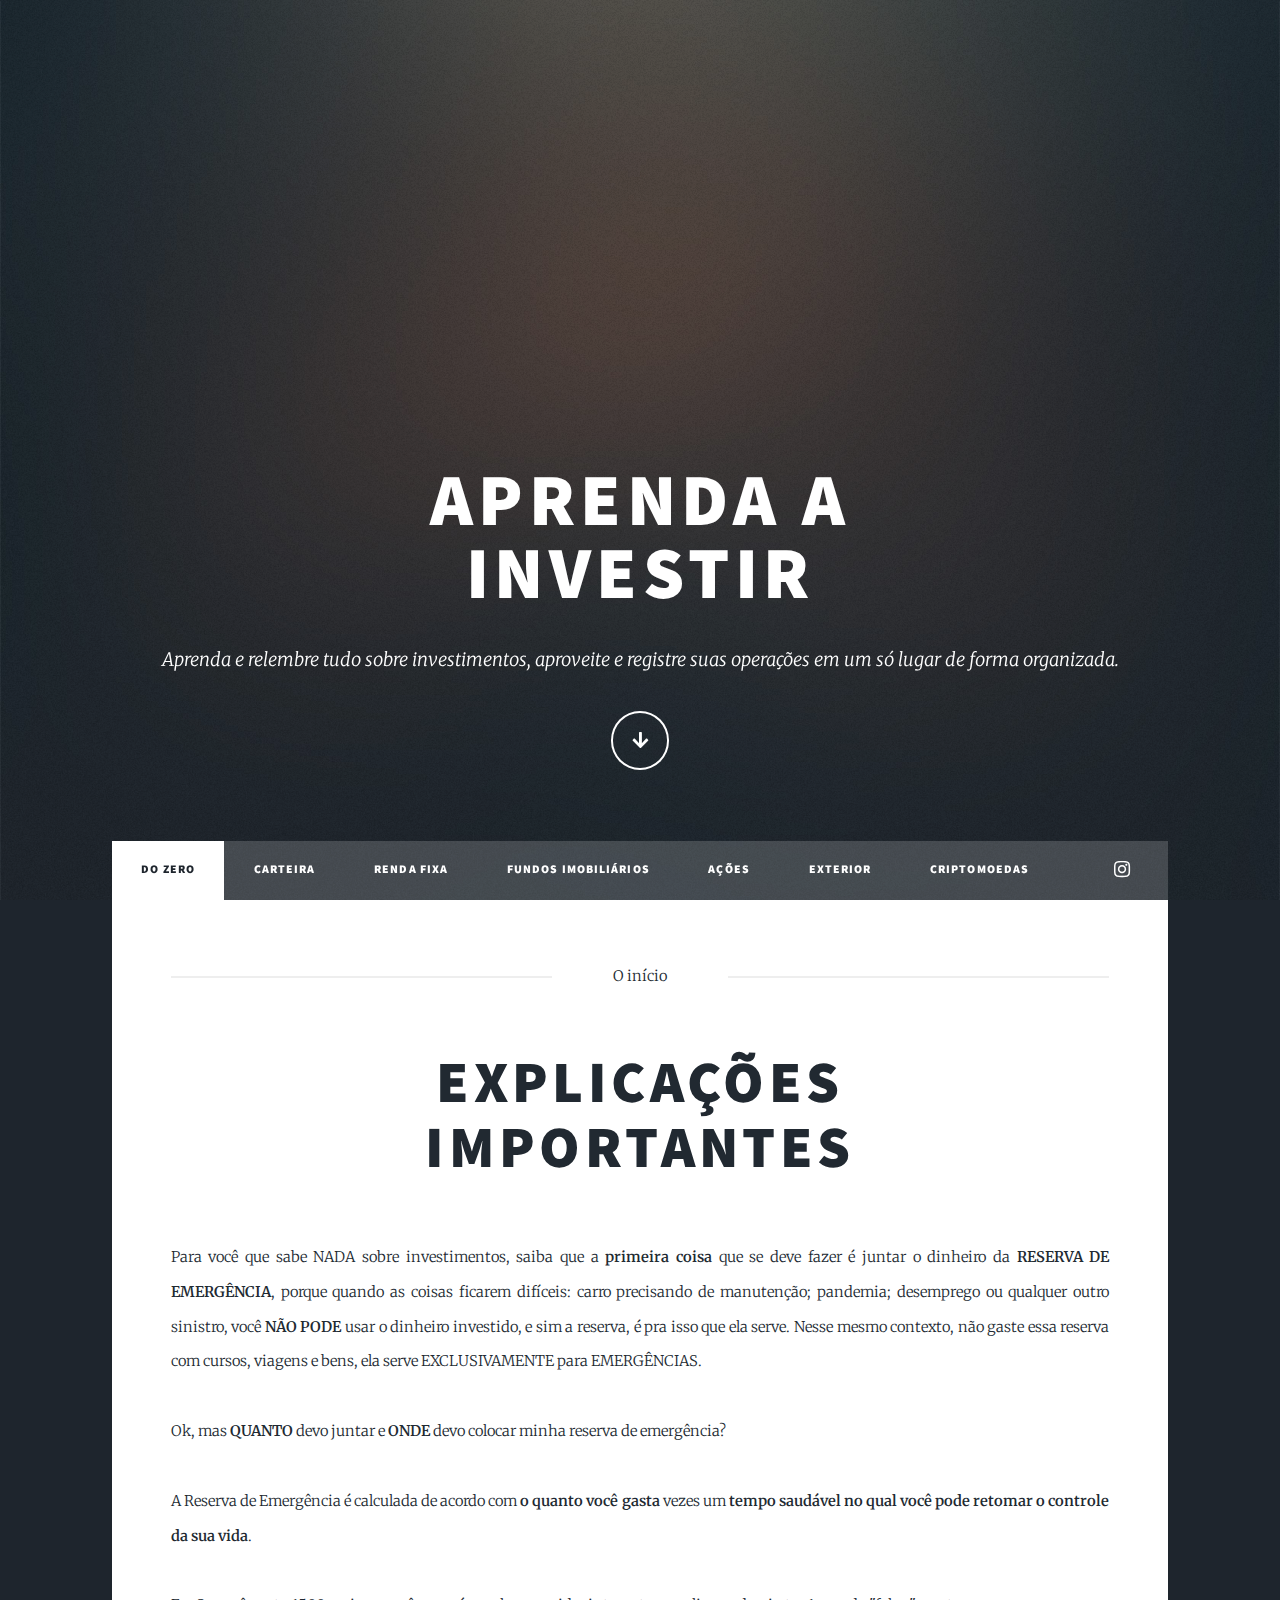
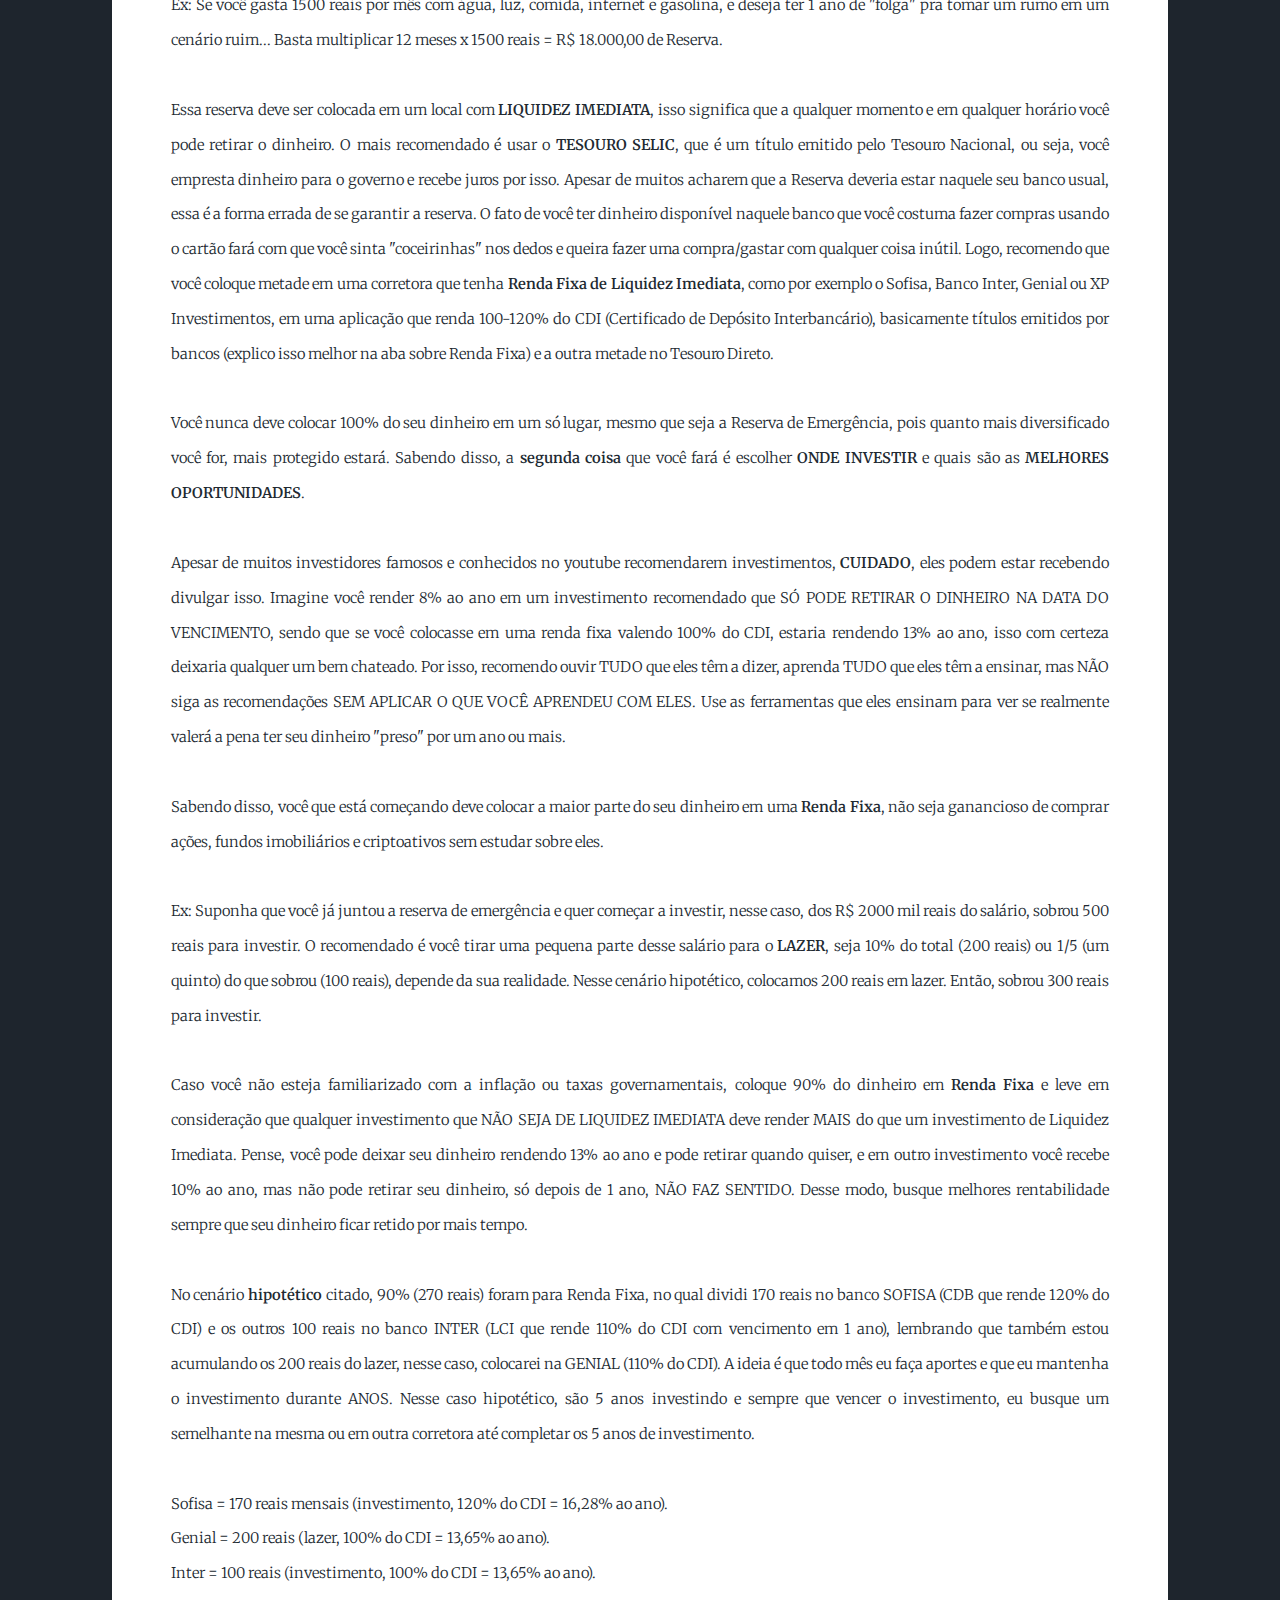
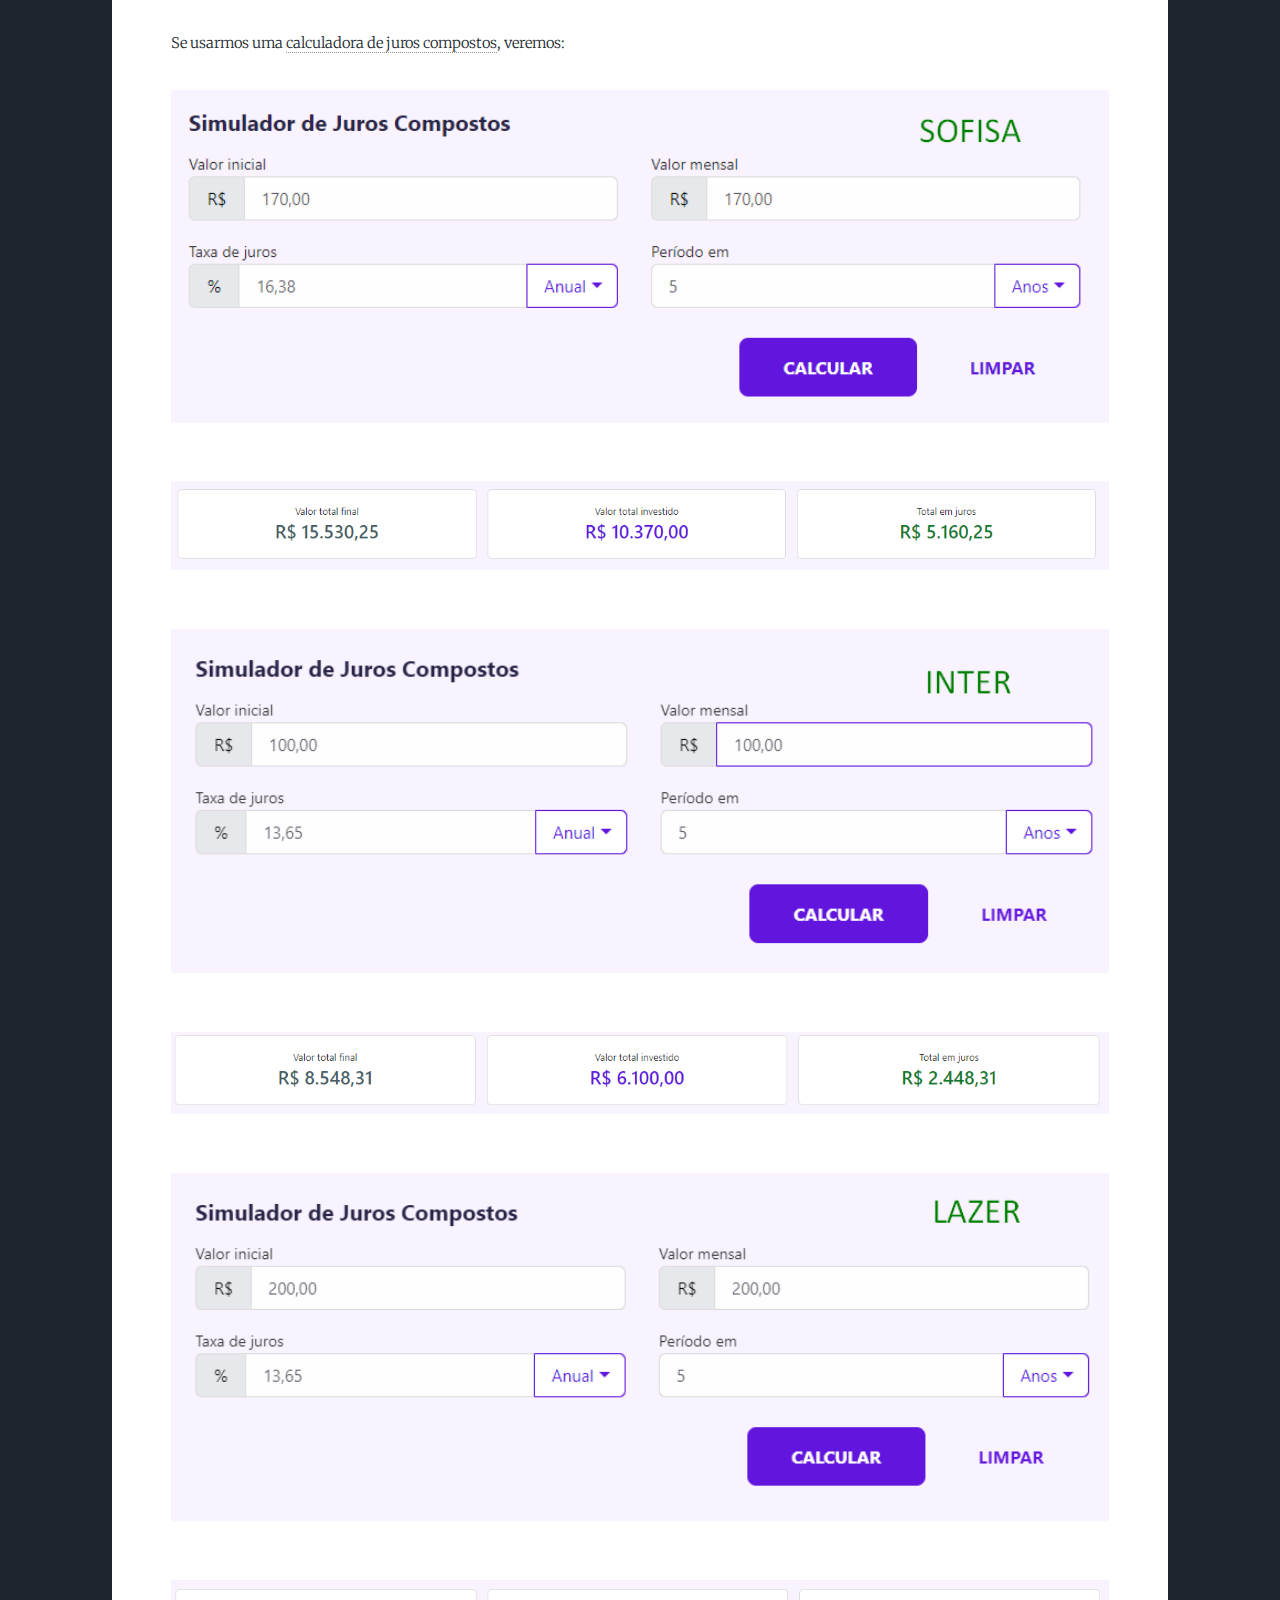
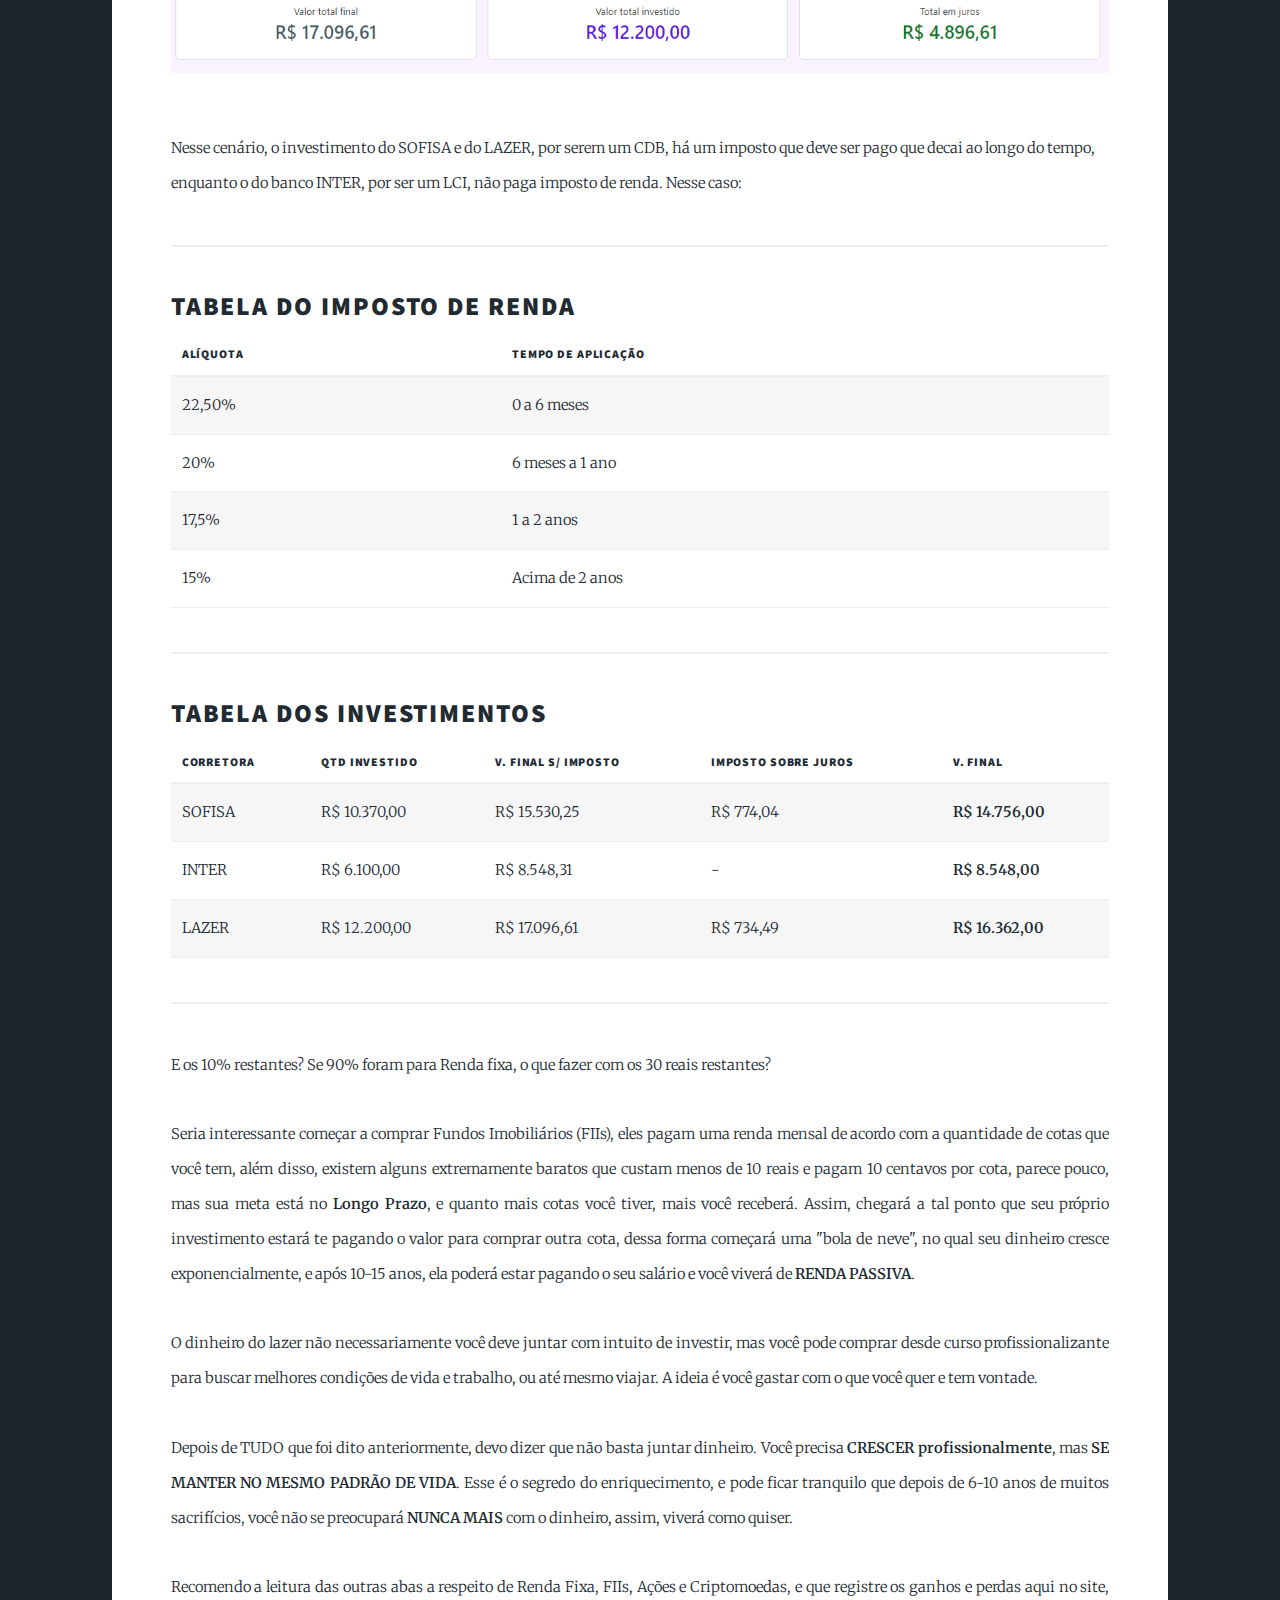
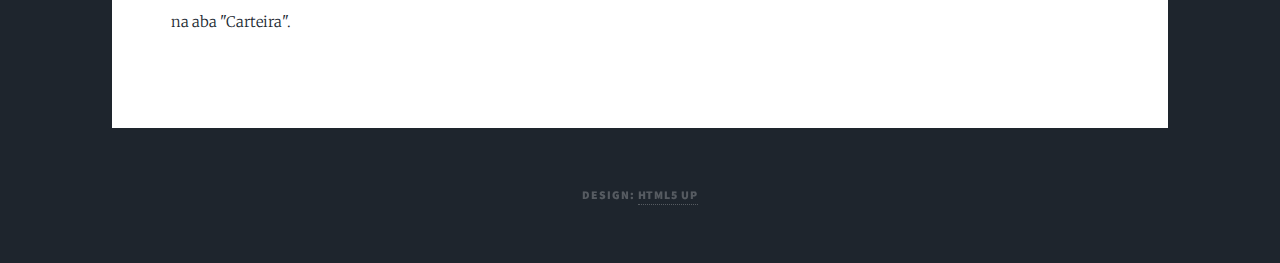
<file: index.html>
<!DOCTYPE HTML>
<!--
	Massively by HTML5 UP
	html5up.net | @ajlkn
	Free for personal and commercial use under the CCA 3.0 license (html5up.net/license)
-->
<html>
	<head>
		<title>Investimentos</title>
		<meta charset="utf-8" />
		<meta name="viewport" content="width=device-width, initial-scale=1, user-scalable=no" />
		<link rel="stylesheet" href="assets/css/main.css" />
		<noscript><link rel="stylesheet" href="assets/css/noscript.css" /></noscript>
	</head>
	<body class="is-preload">

		<!-- Wrapper -->
			<div id="wrapper" class="fade-in">

				<!-- Intro -->
					<div id="intro">
						<h1>Aprenda a<br />
						Investir</h1>
						<p>Aprenda e relembre tudo sobre investimentos, aproveite e registre suas operações em um só lugar de forma organizada.</p>
						<ul class="actions">
							<li><a href="#header" class="button icon solid solo fa-arrow-down scrolly">Continue</a></li>
						</ul>
					</div>

				<!-- Header -->
					<header id="header">
						<a href="index.html" class="logo">Do Zero</a>
					</header>

				<!-- Nav -->
					<nav id="nav">
						<ul class="links">
							<li class="active"><a href="index.html">Do Zero</a></li>
							<li><a href="carteira.html">Carteira</a></li>
							<li><a href="rendafixa.html">Renda Fixa</a></li>
							<li><a href="fii.html">Fundos Imobiliários</a></li>
							<li><a href="acoes.html">Ações</a></li>
							<li><a href="exterior.html">Exterior</a></li>
							<li><a href="cripto.html">Criptomoedas</a></li>
						</ul>
						<ul class="icons">
							<li><a href="https://www.instagram.com/gabrielzim212/" class="icon brands fa-instagram"><span class="label">Instagram</span></a></li>
						</ul>
					</nav>

				<!-- Main -->
				<div id="main">

					<!-- Post -->
						<section class="post">
							<header class="major">
								<span class="date">O início</span>
								<h1>Explicações <br />
									importantes</h1>
							</header>

							<p>
								Para você que sabe NADA sobre investimentos, saiba que a <b>primeira coisa</b> que se deve fazer é juntar o dinheiro da <b>RESERVA DE EMERGÊNCIA</b>, porque quando as coisas ficarem difíceis: carro precisando de manutenção; pandemia; desemprego ou qualquer outro sinistro, você <b>NÃO PODE</b> usar o dinheiro investido, e sim a reserva, é pra isso que ela serve. Nesse mesmo contexto, não gaste essa reserva com cursos, viagens e bens, ela serve EXCLUSIVAMENTE para EMERGÊNCIAS.<br><br>Ok, mas <b>QUANTO</b> devo juntar e <b>ONDE</b> devo colocar minha reserva de emergência?<br><br>A Reserva de Emergência é calculada de acordo com <b>o quanto você gasta</b> vezes um <b>tempo saudável no qual você pode retomar o controle da sua vida</b>.<br><br>Ex: Se você gasta 1500 reais por mês com água, luz, comida, internet e gasolina, e deseja ter 1 ano de "folga" pra tomar um rumo em um cenário ruim... Basta multiplicar 12 meses x 1500 reais = R$ 18.000,00 de Reserva.<br><br>Essa reserva deve ser colocada em um local com <b>LIQUIDEZ IMEDIATA</b>, isso significa que a qualquer momento e em qualquer horário você pode retirar o dinheiro. O mais recomendado é usar o <b>TESOURO SELIC</b>, que é um título emitido pelo Tesouro Nacional, ou seja, você empresta dinheiro para o governo e recebe juros por isso. Apesar de muitos acharem que a Reserva deveria estar naquele seu banco usual, essa é a forma errada de se garantir a reserva. O fato de você ter dinheiro disponível naquele banco que você costuma fazer compras usando o cartão fará com que você sinta "coceirinhas" nos dedos e queira fazer uma compra/gastar com qualquer coisa inútil. Logo, recomendo que você coloque metade em uma corretora que tenha <b>Renda Fixa de Liquidez Imediata</b>, como por exemplo o Sofisa, Banco Inter, Genial ou XP Investimentos, em uma aplicação que renda 100-120% do CDI (Certificado de Depósito Interbancário), basicamente títulos emitidos por bancos (explico isso melhor na aba sobre Renda Fixa) e a outra metade no Tesouro Direto.<br><br>Você nunca deve colocar 100% do seu dinheiro em um só lugar, mesmo que seja a Reserva de Emergência, pois quanto mais diversificado você for, mais protegido estará. Sabendo disso, a <b>segunda coisa</b> que você fará é escolher <b>ONDE INVESTIR</b> e quais são as <b>MELHORES OPORTUNIDADES</b>.<br><br>Apesar de muitos investidores famosos e conhecidos no youtube recomendarem investimentos, <b>CUIDADO</b>, eles podem estar recebendo divulgar isso. Imagine você render 8% ao ano em um investimento recomendado que SÓ PODE RETIRAR O DINHEIRO NA DATA DO VENCIMENTO, sendo que se você colocasse em uma renda fixa valendo 100% do CDI, estaria rendendo 13% ao ano, isso com certeza deixaria qualquer um bem chateado. Por isso, recomendo ouvir TUDO que eles têm a dizer, aprenda TUDO que eles têm a ensinar, mas NÃO siga as recomendações SEM APLICAR O QUE VOCÊ APRENDEU COM ELES. Use as ferramentas que eles ensinam para ver se realmente valerá a pena ter seu dinheiro "preso" por um ano ou mais.<br><br>Sabendo disso, você que está começando deve colocar a maior parte do seu dinheiro em uma <b>Renda Fixa</b>, não seja ganancioso de comprar ações, fundos imobiliários e criptoativos sem estudar sobre eles.<br><br>Ex: Suponha que você já juntou a reserva de emergência e quer começar a investir, nesse caso, dos R$ 2000 mil reais do salário, sobrou 500 reais para investir. O recomendado é você tirar uma pequena parte desse salário para o <b>LAZER</b>, seja 10% do total (200 reais) ou 1/5 (um quinto) do que sobrou (100 reais), depende da sua realidade. Nesse cenário hipotético, colocamos 200 reais em lazer. Então, sobrou 300 reais para investir.<br><br>Caso você não esteja familiarizado com a inflação ou taxas governamentais, coloque 90% do dinheiro em <b>Renda Fixa</b> e leve em consideração que qualquer investimento	que NÃO SEJA DE LIQUIDEZ IMEDIATA deve render MAIS do que um investimento de Liquidez Imediata. Pense, você pode deixar seu dinheiro rendendo 13% ao ano e pode retirar quando quiser, e em outro investimento você recebe 10% ao ano, mas não pode retirar seu dinheiro, só depois de 1 ano, NÃO FAZ SENTIDO. Desse modo, busque melhores rentabilidade sempre que seu dinheiro ficar retido por mais tempo.<br><br>No cenário <b>hipotético</b> citado, 90% (270 reais) foram para Renda Fixa, no qual dividi 170 reais no banco SOFISA (CDB que rende 120% do CDI) e os outros 100 reais no banco INTER (LCI que rende 110% do CDI com vencimento em 1 ano), lembrando que também estou acumulando os 200 reais do lazer, nesse caso, colocarei na GENIAL (110% do CDI). A ideia é que todo mês eu faça aportes e que eu mantenha o investimento durante ANOS. Nesse caso hipotético, são 5 anos investindo e sempre que vencer o investimento, eu busque um semelhante na mesma ou em outra corretora até completar os 5 anos de investimento.<br><br>Sofisa = 170 reais mensais (investimento, 120% do CDI = 16,28% ao ano).<br>Genial = 200 reais (lazer, 100% do CDI = 13,65% ao ano).<br>Inter = 100 reais (investimento, 100% do CDI = 13,65% ao ano).<br><br>Se usarmos uma <a href="https://www.mobills.com.br/calculadoras/calculadora-juros-compostos/resultado/?valor-inicial=200&valor-mensal=200&taxa-de-juros=0.010719830392053042&periodo=60" target="_blank">calculadora de juros compostos</a>, veremos:<br>
								<header class="major">
									<div class="image main"><img src="images/sofisa.png" alt="" /></div>
									<div class="image main"><img src="images/sofisares.png" alt="" /></div>
									<div class="image main"><img src="images/inter.png" alt="" /></div>
									<div class="image main"><img src="images/interres.png" alt="" /></div>
									<div class="image main"><img src="images/lazer.png" alt="" /></div>
									<div class="image main"><img src="images/lazerres.png" alt="" /></div>
								</header>
								Nesse cenário, o investimento do SOFISA e do LAZER, por serem um CDB, há um imposto que deve ser pago que decai ao longo do tempo, enquanto o do banco INTER, por ser um LCI, não paga imposto de renda. Nesse caso:

							</p>
								<hr>
								<h2>Tabela do Imposto de Renda</h2>
								<div class="table-wrapper">
									<table>
										<thead>
											<tr>
												<th>Alíquota</th>
												<th>Tempo de Aplicação</th>
											</tr>
										</thead>
										<tbody>
											<tr>
												<td>22,50%</td>
												<td>0 a 6 meses</td>
											</tr>
											<tr>
												<td>20%</td>
												<td>6 meses a 1 ano</td>
											</tr>
											<tr>
												<td>17,5%</td>
												<td>1 a 2 anos</td>
											</tr>
											<tr>
												<td>15%</td>
												<td>Acima de 2 anos</td>
											</tr>
										</tbody>
									</table>

								<hr>
								<h2>Tabela dos Investimentos</h2>
								<div class="table-wrapper">
									<table>
										<thead>
											<tr>
												<th>Corretora</th>
												<th>QTD Investido</th>
												<th>V. Final S/ Imposto</th>
												<th>Imposto sobre Juros</th>
												<th>V. Final</th>

											</tr>
										</thead>
										<tbody>
											<tr>
												<td>SOFISA</td>
												<td>R$ 10.370,00</td>
												<td>R$ 15.530,25</td>
												<td>R$ 774,04</td>
												<td><b>R$ 14.756,00</b></td>
											</tr>
											<tr>
												<td>INTER</td>
												<td>R$ 6.100,00</td>
												<td>R$ 8.548,31</td>
												<td>-</td>
												<td><b>R$ 8.548,00</b></td>
											</tr>
											<tr>
												<td>LAZER</td>
												<td>R$ 12.200,00</td>
												<td>R$ 17.096,61</td>
												<td>R$ 734,49</td>
												<td><b>R$ 16.362,00</b></td>
											</tr>
										</tbody>
									</table>
								<hr>

								<p>
									E os 10% restantes? Se 90% foram para Renda fixa, o que fazer com os 30 reais restantes?<br><br>Seria interessante começar a comprar Fundos Imobiliários (FIIs), eles pagam uma renda mensal de acordo com a quantidade de cotas que você tem, além disso, existem alguns extremamente baratos que custam menos de 10 reais e pagam 10 centavos por cota, parece pouco, mas sua meta está no <b>Longo Prazo</b>, e quanto mais cotas você tiver, mais você receberá. Assim, chegará a tal ponto que seu próprio investimento estará te pagando o valor para comprar outra cota, dessa forma começará uma "bola de neve", no qual seu dinheiro cresce exponencialmente, e após 10-15 anos, ela poderá estar pagando o seu salário e você viverá de <b>RENDA PASSIVA</b>.<br><br>O dinheiro do lazer não necessariamente você deve juntar com intuito de investir, mas você pode comprar desde curso profissionalizante para buscar melhores condições de vida e trabalho, ou até mesmo viajar. A ideia é você gastar com o que você quer e tem vontade.<br><br>Depois de TUDO que foi dito anteriormente, devo dizer que não basta juntar dinheiro. Você precisa <b>CRESCER profissionalmente</b>, mas <b>SE MANTER NO MESMO PADRÃO DE VIDA</b>. Esse é o segredo do enriquecimento, e pode ficar tranquilo que depois de 6-10 anos de muitos sacrifícios, você não se preocupará <b>NUNCA MAIS</b> com o dinheiro, assim, viverá como quiser.<br><br>Recomendo a leitura das outras abas a respeito de Renda Fixa, FIIs, Ações e Criptomoedas, e que registre os ganhos e perdas aqui no site, na aba "Carteira".
								</p>
									
							

						</section>
					</div>
				</div>
								<!-- <p>Aenean ornare velit lacus varius enim ullamcorper proin aliquam<br />
								facilisis ante sed etiam magna interdum congue. Lorem ipsum dolor<br />
								amet nullam sed etiam veroeros.</p>
							</header>
							<div class="image main"><img src="images/pic01.jpg" alt="" /></div>
							<p>Donec eget ex magna. Interdum et malesuada fames ac ante ipsum primis in faucibus. Pellentesque venenatis dolor imperdiet dolor mattis sagittis. Praesent rutrum sem diam, vitae egestas enim auctor sit amet. Pellentesque leo mauris, consectetur id ipsum sit amet, fergiat. Pellentesque in mi eu massa lacinia malesuada et a elit. Donec urna ex, lacinia in purus ac, pretium pulvinar mauris. Nunc lorem mauris, fringilla in aliquam at, euismod in lectus. Pellentesque habitant morbi tristique senectus et netus et malesuada fames ac turpis egestas. Curabitur sapien risus, commodo eget turpis at, elementum convallis enim turpis, lorem ipsum dolor sit amet nullam.</p>
							<p>Lorem ipsum dolor sit amet, consectetur adipiscing elit. Duis dapibus rutrum facilisis. Class aptent taciti sociosqu ad litora torquent per conubia nostra, per inceptos himenaeos. Etiam tristique libero eu nibh porttitor fermentum. Nullam venenatis erat id vehicula viverra. Nunc ultrices eros ut ultricies condimentum. Mauris risus lacus, blandit sit amet venenatis non, bibendum vitae dolor. Nunc lorem mauris, fringilla in aliquam at, euismod in lectus. Pellentesque habitant morbi tristique senectus et netus et malesuada fames ac turpis egestas. In non lorem sit amet elit placerat maximus. Pellentesque aliquam maximus risus. Donec eget ex magna. Interdum et malesuada fames ac ante ipsum primis in faucibus. Pellentesque venenatis dolor imperdiet dolor mattis sagittis. Praesent rutrum sem diam, vitae egestas enim auctor sit amet. Pellentesque leo mauris, consectetur id ipsum.</p>
						</section>

				</div> -->

			<!-- Footer -->
			<!--
				<footer id="footer">
					<section>
						<form method="post" action="#">
							<div class="fields">
								<div class="field">
									<label for="name">Name</label>
									<input type="text" name="name" id="name" />
								</div>
								<div class="field">
									<label for="email">Email</label>
									<input type="text" name="email" id="email" />
								</div>
								<div class="field">
									<label for="message">Message</label>
									<textarea name="message" id="message" rows="3"></textarea>
								</div>
							</div>
							<ul class="actions">
								<li><input type="submit" value="Send Message" /></li>
							</ul>
						</form>
					</section>
					<section class="split contact">
						<section class="alt">
							<h3>Address</h3>
							<p>1234 Somewhere Road #87257<br />
							Nashville, TN 00000-0000</p>
						</section>
						<section>
							<h3>Phone</h3>
							<p><a href="#">(000) 000-0000</a></p>
						</section>
						<section>
							<h3>Email</h3>
							<p><a href="#">info@untitled.tld</a></p>
						</section>
						<section>
							<h3>Social</h3>
							<ul class="icons alt">
								<li><a href="#" class="icon brands alt fa-twitter"><span class="label">Twitter</span></a></li>
								<li><a href="#" class="icon brands alt fa-facebook-f"><span class="label">Facebook</span></a></li>
								<li><a href="#" class="icon brands alt fa-instagram"><span class="label">Instagram</span></a></li>
								<li><a href="#" class="icon brands alt fa-github"><span class="label">GitHub</span></a></li>
							</ul>
						</section>
					</section>
				</footer> -->

			<!-- Copyright -->
				<div id="copyright">
					<ul><li>Design: <a href="https://html5up.net">HTML5 UP</a></li></ul>
				</div>

		</div>

	<!-- Scripts -->
		<script src="assets/js/jquery.min.js"></script>
		<script src="assets/js/jquery.scrollex.min.js"></script>
		<script src="assets/js/jquery.scrolly.min.js"></script>
		<script src="assets/js/browser.min.js"></script>
		<script src="assets/js/breakpoints.min.js"></script>
		<script src="assets/js/util.js"></script>
		<script src="assets/js/main.js"></script>

</body>
</html>
</file>
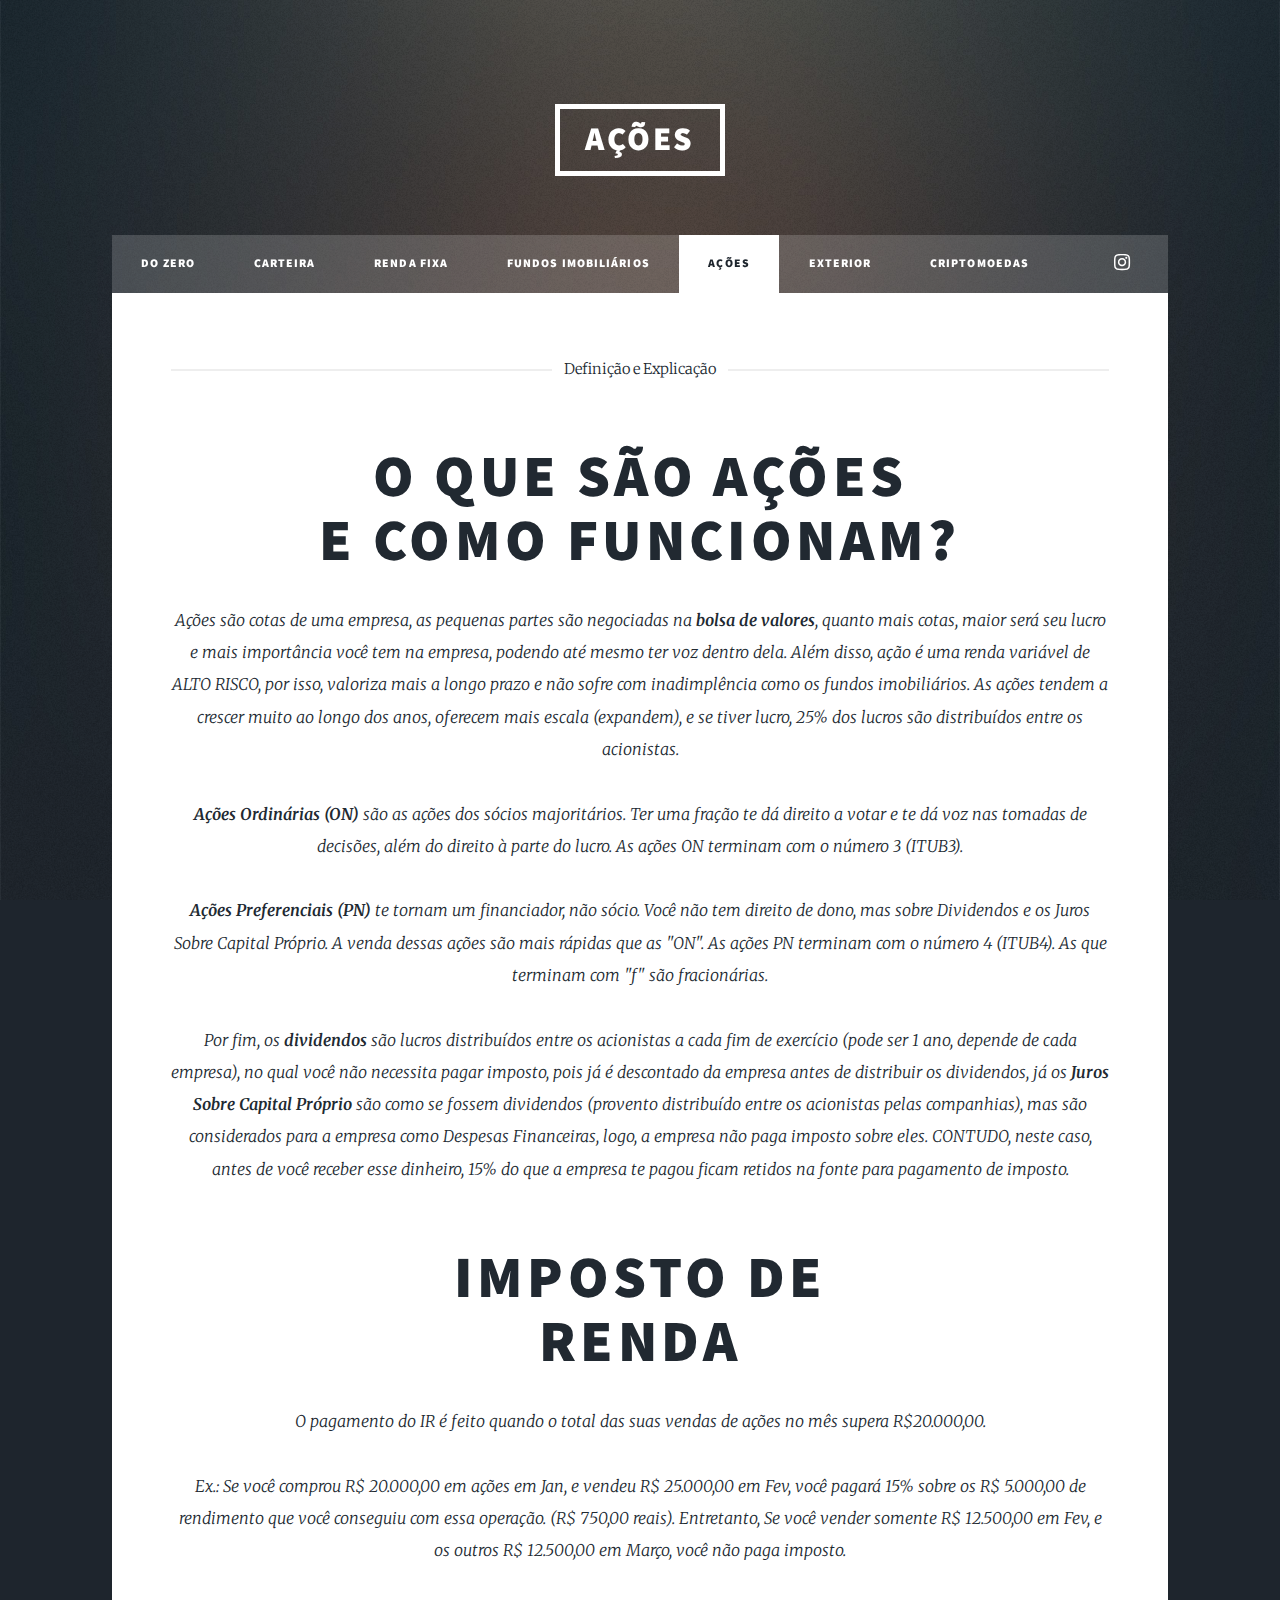
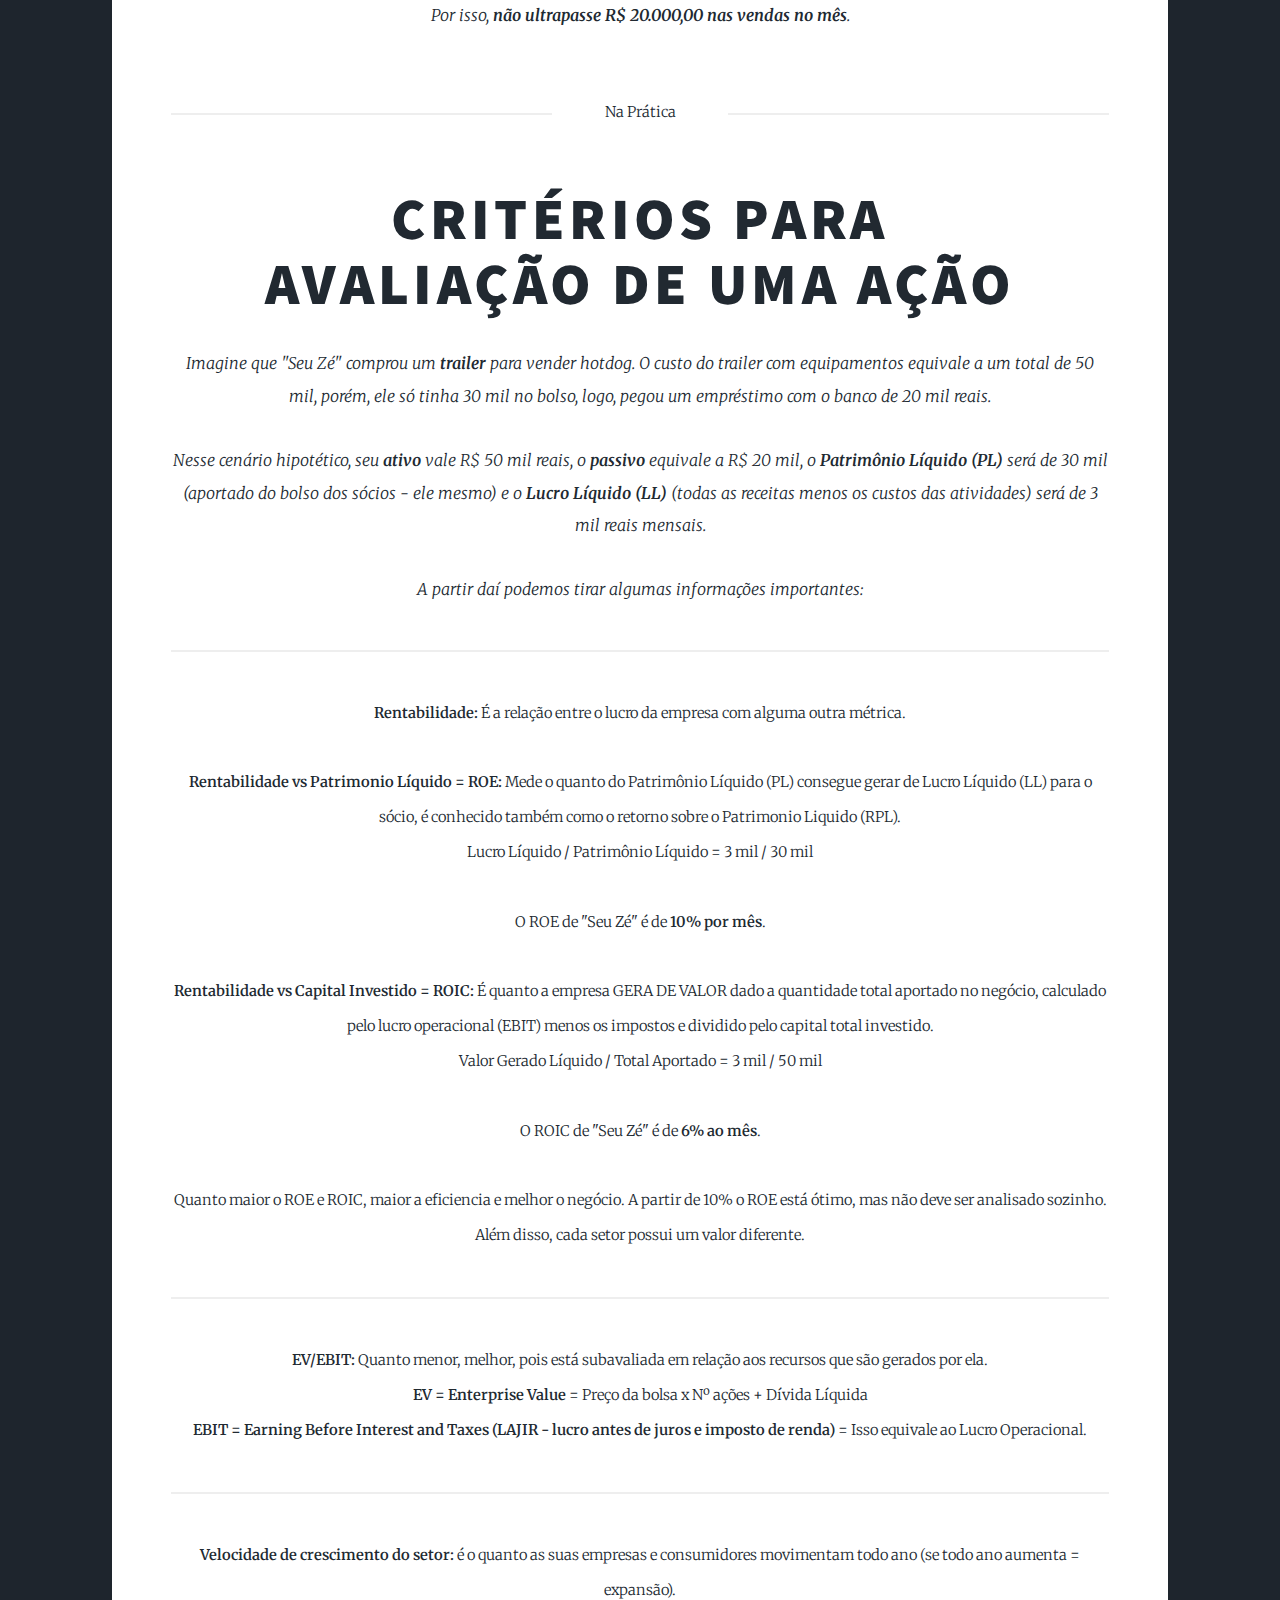
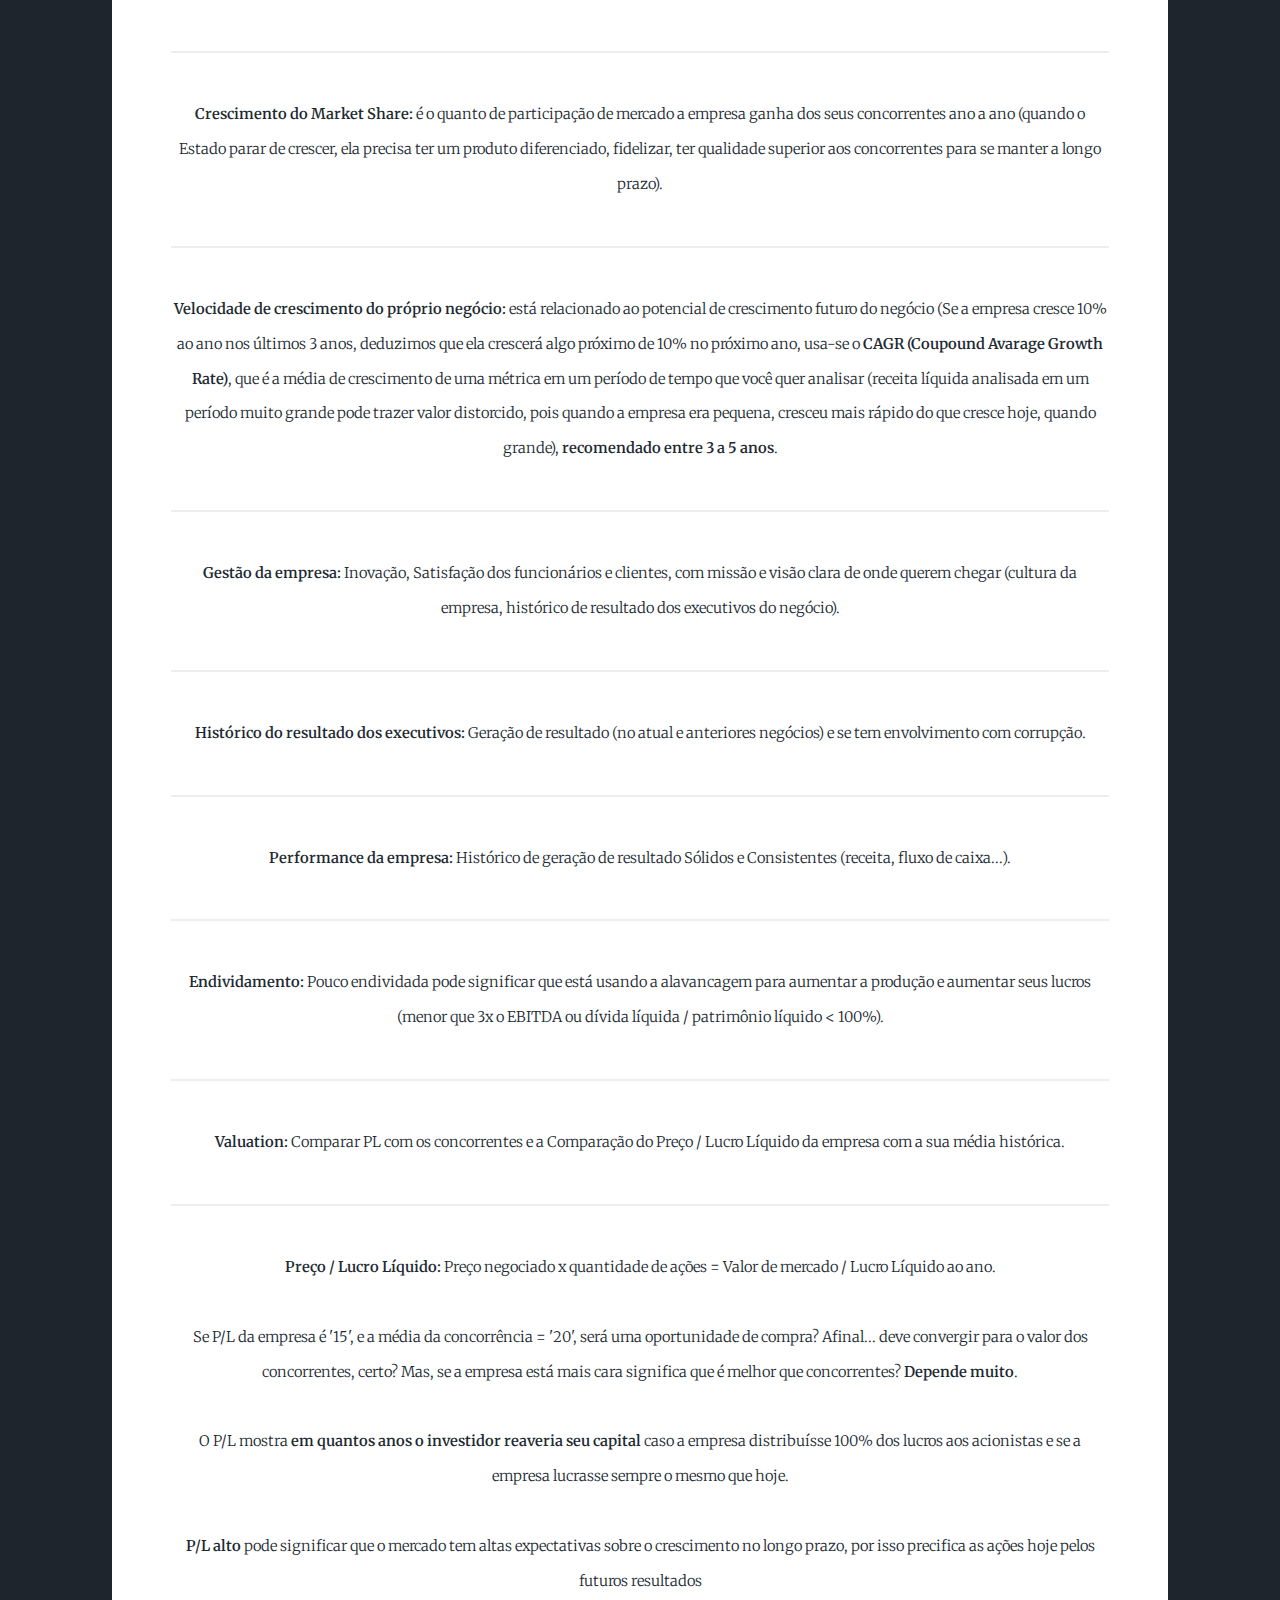
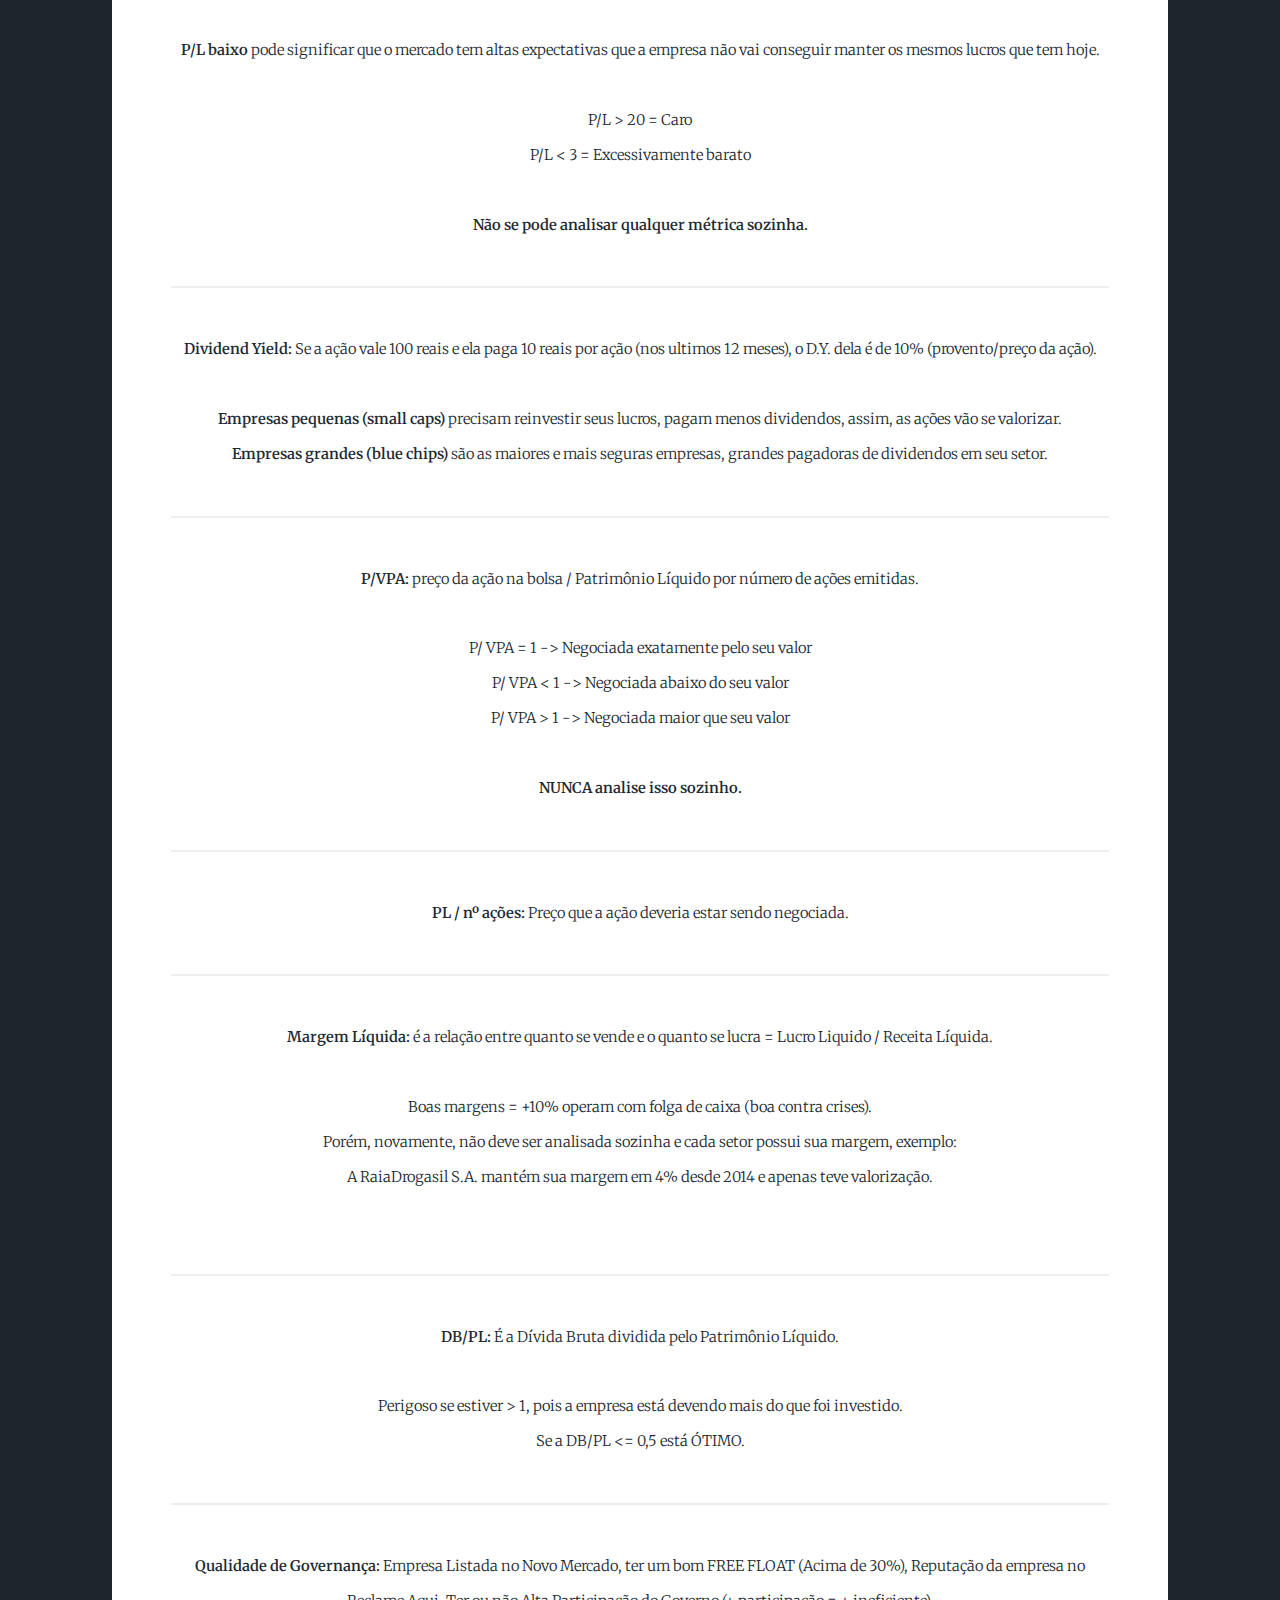
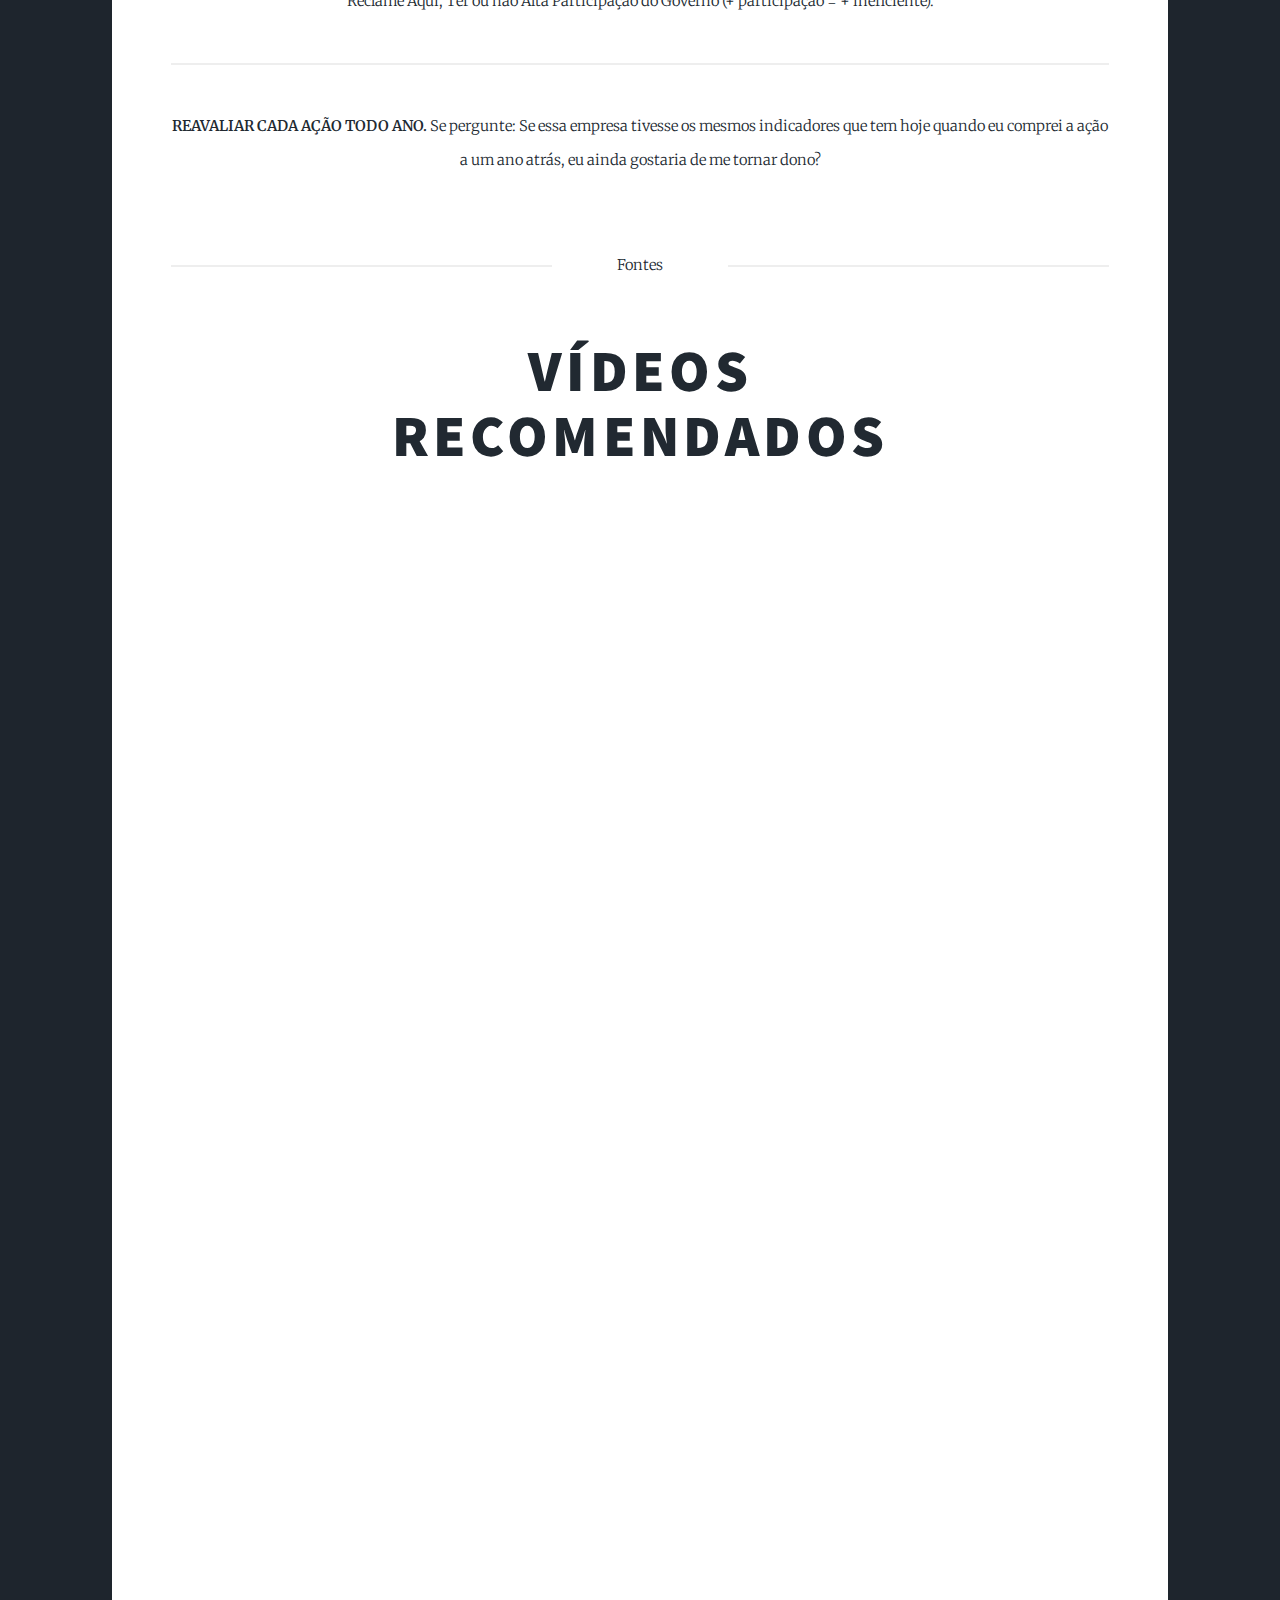
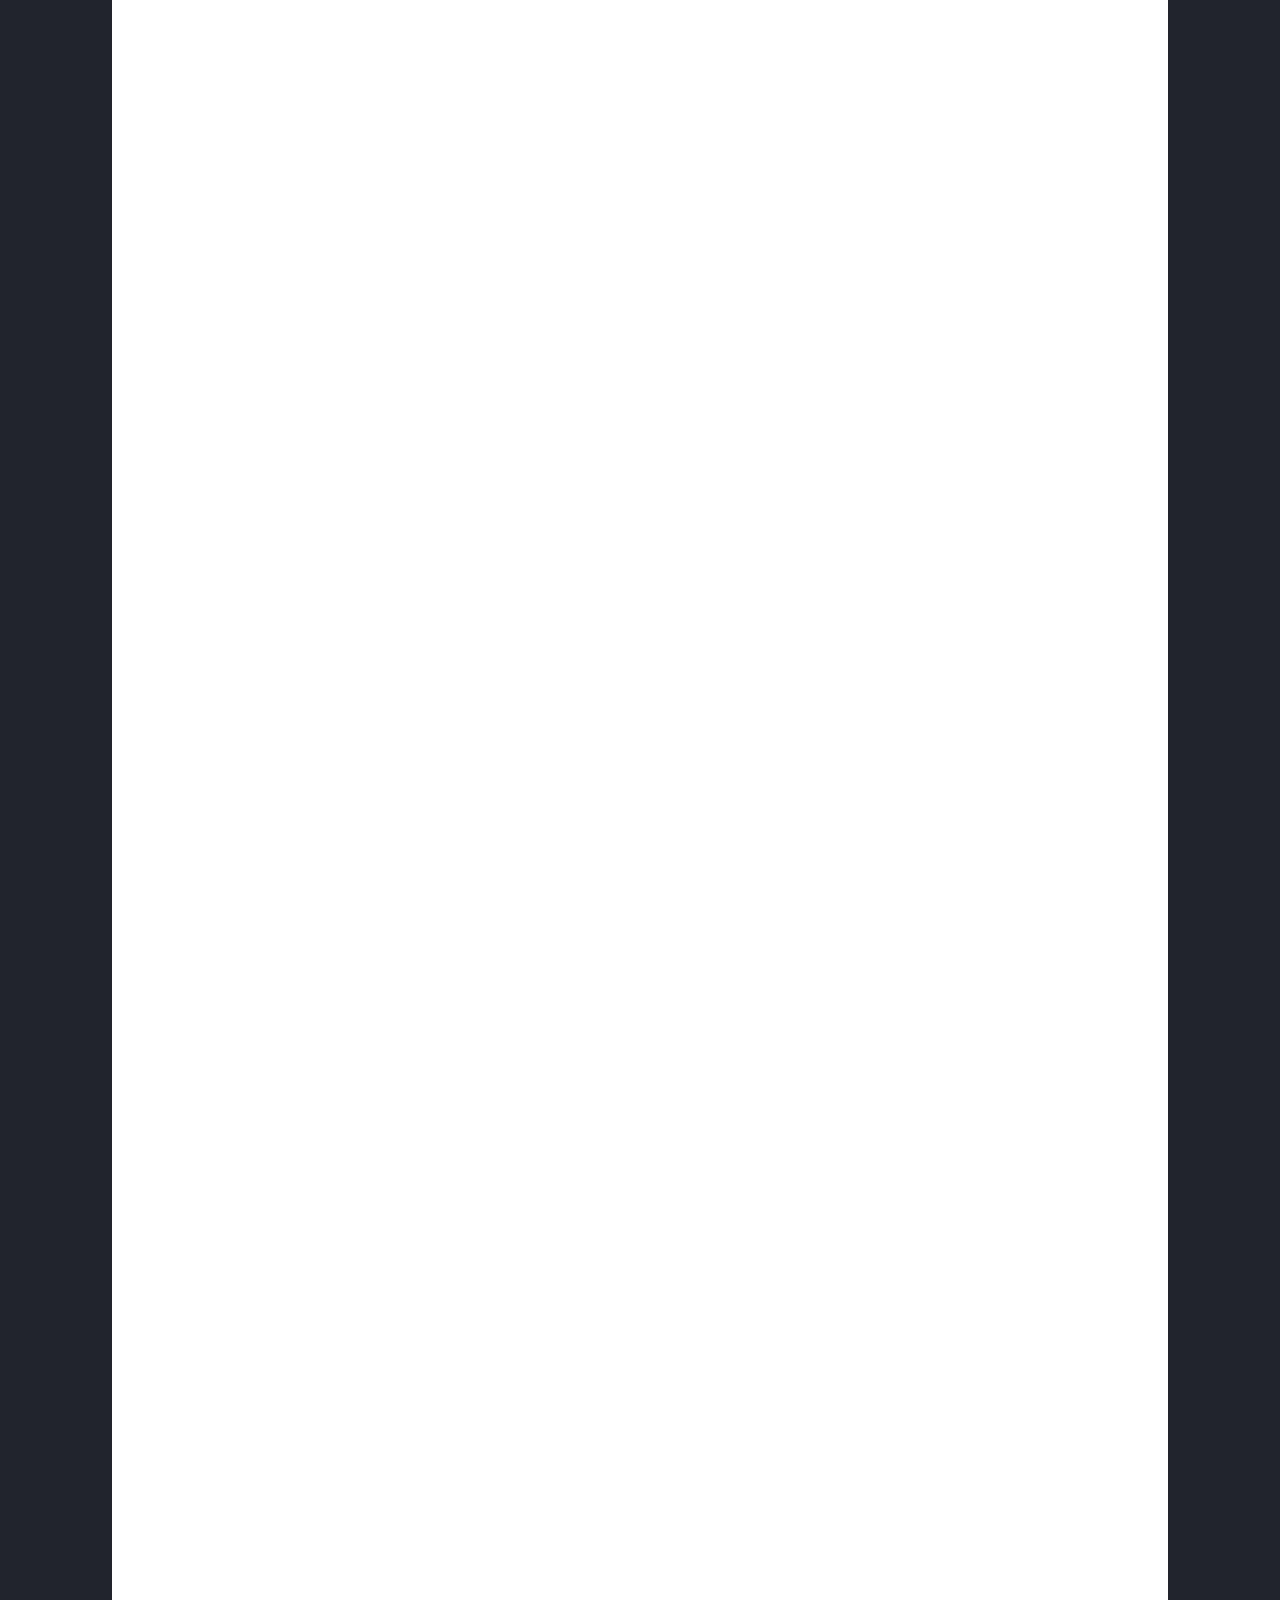
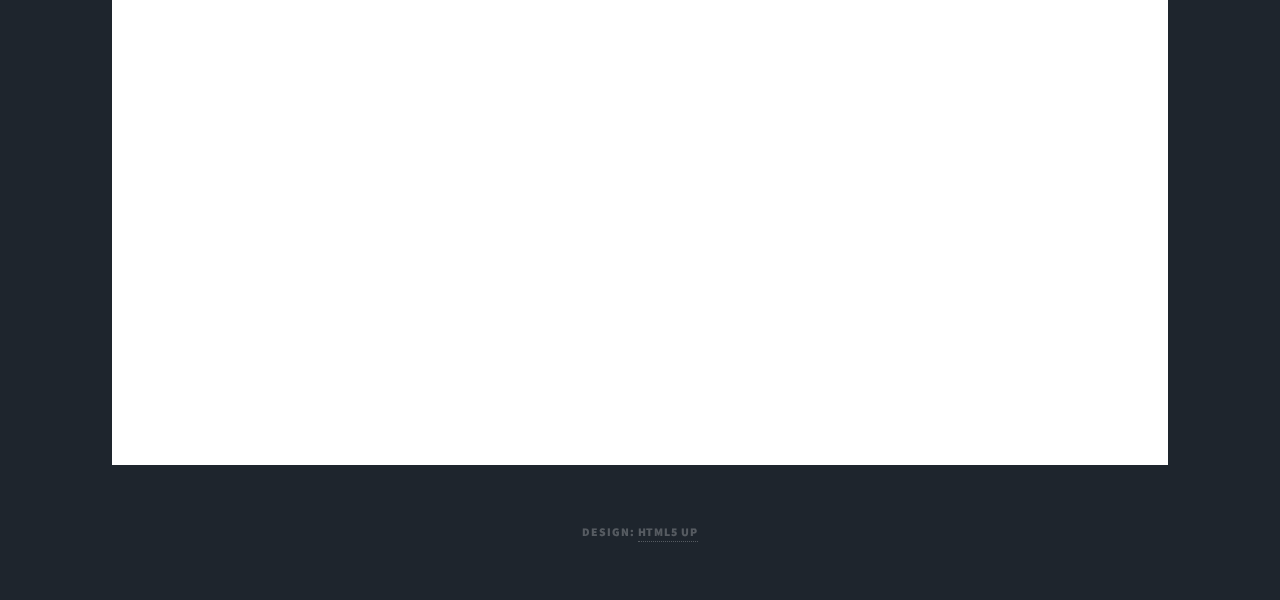
<file: acoes.html>
<!DOCTYPE HTML>
<!--
	Massively by HTML5 UP
	html5up.net | @ajlkn
	Free for personal and commercial use under the CCA 3.0 license (html5up.net/license)
-->
<html>
	<head>
		<title>Ações</title>
		<meta charset="utf-8" />
		<meta name="viewport" content="width=device-width, initial-scale=1, user-scalable=no" />
		<link rel="stylesheet" href="assets/css/main.css" />
		<noscript><link rel="stylesheet" href="assets/css/noscript.css" /></noscript>
	</head>
	<body class="is-preload">

		<!-- Wrapper -->
			<div id="wrapper">

				<!-- Header -->
					<header id="header">
						<a href="index.html" class="logo">Ações</a>
					</header>

				<!-- Nav -->
					<nav id="nav">
						<ul class="links">
							<li><a href="index.html">Do Zero</a></li>
							<li><a href="carteira.html">Carteira</a></li>
							<li><a href="rendafixa.html">Renda Fixa</a></li>
							<li><a href="fii.html">Fundos Imobiliários</a></li>
							<li class="active"><a href="acoes.html">Ações</a></li>
							<li><a href="exterior.html">Exterior</a></li>
							<li><a href="cripto.html">Criptomoedas</a></li>
						</ul>
						<ul class="icons">
							<li><a href="https://www.instagram.com/gabrielzim212/" class="icon brands fa-instagram"><span class="label">Instagram</span></a></li>
						</ul>
					</nav>

				<!-- Main -->
					<div id="main">

						<!-- Post -->
							<section class="post">
								<header class="major">
									<span class="date">Definição e Explicação</span>
									<h1>O que são ações<br />
										e como funcionam?</h1>
									<p>
										Ações são cotas de uma empresa, as pequenas partes são negociadas na <b>bolsa de valores</b>, quanto mais cotas, maior será seu lucro e mais importância você tem na empresa, podendo até mesmo ter voz dentro dela. Além disso, ação é uma renda variável de ALTO RISCO, por isso, valoriza mais a longo prazo e não sofre com inadimplência como os fundos imobiliários. As ações tendem a crescer muito ao longo dos anos, oferecem mais escala (expandem), e se tiver lucro, 25% dos lucros são distribuídos entre os acionistas.
									<br><br><b>Ações Ordinárias (ON)</b> são as ações dos sócios majoritários. Ter uma fração te dá direito a votar e te dá voz nas tomadas de decisões, além do direito à parte do lucro. As ações ON terminam com o número 3 (ITUB3).
									<br><br><b>Ações Preferenciais (PN)</b> te tornam um financiador, não sócio. Você não tem direito de dono, mas sobre Dividendos e os Juros Sobre Capital Próprio. A venda dessas ações são mais rápidas que as "ON". As ações PN terminam com o número 4 (ITUB4). As que terminam com "f" são fracionárias.
									<br><br>Por fim, os <b>dividendos</b> são lucros distribuídos entre os acionistas a cada fim de exercício (pode ser 1 ano, depende de cada empresa), no qual você não necessita pagar imposto, pois já é descontado da empresa antes de distribuir os dividendos, já os <b>Juros Sobre Capital Próprio</b> são como se fossem dividendos (provento distribuído entre os acionistas pelas companhias), mas são considerados para a empresa como Despesas Financeiras, logo, a empresa não paga imposto sobre eles. CONTUDO, neste caso, antes de você receber esse dinheiro, 15% do que a empresa te pagou ficam retidos na fonte para pagamento de imposto.
									<br><br>
									</p>	

									<h1>Imposto de<br />
										Renda</h1>
									
									<p>
										O pagamento do IR é feito quando o total das suas vendas de ações no mês supera R$20.000,00.<br><br>

										Ex.: Se você comprou R$ 20.000,00 em ações em Jan, e vendeu R$ 25.000,00 em Fev, você pagará 15% sobre os R$ 5.000,00 de rendimento que você conseguiu com essa operação. (R$ 750,00 reais).
										Entretanto, Se você vender somente R$ 12.500,00 em Fev, e os outros R$ 12.500,00 em Março, você não paga imposto.<br><br>Por isso, <b>não ultrapasse R$ 20.000,00 nas vendas no mês</b>.
										<br><br><br>
									</p>

									<span class="date">Na Prática</span>

									<h1>Critérios para<br />
										avaliação de uma ação</h1>

									<p>
										Imagine que "Seu Zé" comprou um <b>trailer</b> para vender hotdog. O custo do trailer com equipamentos equivale a um total de 50 mil, porém, ele só tinha 30 mil no bolso, logo, pegou um empréstimo com o banco de 20 mil reais.
										<br><br>
										Nesse cenário hipotético, seu <b>ativo</b> vale R$ 50 mil reais, o <b>passivo</b> equivale a R$ 20 mil, 
										o <b>Patrimônio Líquido (PL)</b> será de 30 mil (aportado do bolso dos sócios - ele mesmo) e o 
										<b>Lucro Líquido (LL)</b> (todas as receitas menos os custos das atividades) será de 3 mil reais mensais.
										<br><br>
										A partir daí podemos tirar algumas informações importantes:
										<br><hr>
										<b>Rentabilidade:</b> É a relação entre o lucro da empresa com alguma outra métrica.<br><br>
										<b>Rentabilidade vs Patrimonio Líquido = ROE:</b> Mede o quanto do Patrimônio Líquido (PL) consegue gerar de Lucro Líquido (LL) para o sócio, é conhecido também como o retorno sobre o Patrimonio Liquido (RPL).
										<br>Lucro Líquido / Patrimônio Líquido = 3 mil / 30 mil<br><br>O ROE de "Seu Zé" é de <b>10% por mês</b>.
										<br><br>
										<b>Rentabilidade vs Capital Investido = ROIC:</b> É quanto a empresa GERA DE VALOR dado a quantidade total aportado no negócio, 
										calculado pelo lucro operacional (EBIT) menos os impostos e dividido pelo capital total investido.
										<br>Valor Gerado Líquido / Total Aportado = 3 mil / 50 mil<br><br>O ROIC de "Seu Zé" é de <b>6% ao mês</b>.<br><br>
										Quanto maior o ROE e ROIC, maior a eficiencia e melhor o negócio. A partir de 10% o ROE está ótimo, mas não deve ser analisado sozinho. Além disso, cada setor possui um valor diferente.
										<br><hr>
										<b>EV/EBIT:</b> Quanto menor, melhor, pois está subavaliada em relação aos recursos que são gerados por ela.
										<br><b>EV = Enterprise Value</b> = Preço da bolsa x Nº ações + Dívida Líquida
										<br><b>EBIT = Earning Before Interest and Taxes (LAJIR - lucro antes de juros e imposto de renda)</b> = Isso equivale ao Lucro Operacional.
										<br><hr>
										<b>Velocidade de crescimento do setor:</b> é o quanto as suas empresas e consumidores movimentam todo ano (se todo ano aumenta = expansão).
										<br><hr>
										<b>Crescimento do Market Share:</b> é o quanto de participação de mercado a empresa ganha dos seus concorrentes ano a ano (quando o Estado parar de crescer, ela precisa ter um produto diferenciado, fidelizar, ter qualidade superior aos concorrentes para se manter a longo prazo).
										<br><hr>
										<b>Velocidade de crescimento do próprio negócio:</b> está relacionado ao potencial de crescimento futuro do negócio (Se a empresa cresce 10% ao ano nos últimos 3 anos, deduzimos que ela crescerá algo próximo de 10% no próximo ano, usa-se o <b>CAGR (Coupound Avarage Growth Rate)</b>, que é a média de crescimento de uma métrica em um período de tempo que você quer analisar (receita líquida analisada em um período muito grande pode trazer valor distorcido, pois quando a empresa era pequena, cresceu mais rápido do que cresce hoje, quando grande), <b>recomendado entre 3 a 5 anos</b>.
										<br><hr>
										<b>Gestão da empresa:</b> Inovação, Satisfação dos funcionários e clientes, com missão e visão clara de onde querem chegar (cultura da empresa, histórico de resultado dos executivos do negócio).
										<br><hr>
										<b>Histórico do resultado dos executivos:</b> Geração de resultado (no atual e anteriores negócios) e se tem envolvimento com corrupção.
										<br><hr>
										<b>Performance da empresa:</b> Histórico de geração de resultado Sólidos e Consistentes (receita, fluxo de caixa...).
										<br><hr>
										<b>Endividamento:</b> Pouco endividada pode significar que está usando a alavancagem para aumentar a produção e aumentar seus lucros (menor que 3x o EBITDA ou dívida líquida / patrimônio líquido < 100%).
										<br><hr>
										<b>Valuation:</b> Comparar PL com os concorrentes e a Comparação do Preço / Lucro Líquido da empresa com a sua média histórica.
										<br><hr>
										<b>Preço / Lucro Líquido:</b> Preço negociado x quantidade de ações = Valor de mercado / Lucro Líquido ao ano.
										<br><br>
										Se P/L da empresa é '15', e a média da concorrência = '20', será uma oportunidade de compra? Afinal... deve convergir para o valor dos concorrentes, certo? Mas, se a empresa está mais cara significa que é melhor que concorrentes? <b>Depende muito</b>.
										<br><br>
										O P/L mostra <b>em quantos anos o investidor reaveria seu capital</b> caso a empresa distribuísse 100% dos lucros aos acionistas e se a empresa lucrasse sempre o mesmo que hoje.
										<br><br><b>P/L alto</b> pode significar que o mercado tem altas expectativas sobre o crescimento no longo prazo, por isso precifica as ações hoje pelos futuros resultados
										<br><br><b>P/L baixo</b> pode significar que o mercado tem altas expectativas que a empresa não vai conseguir manter os mesmos lucros que tem hoje.	
										<br><br>
										P/L > 20 = Caro
										<br>P/L < 3 = Excessivamente barato
										<br><br><b>Não se pode analisar qualquer métrica sozinha.</b>
										<br><hr>
										<b>Dividend Yield:</b> Se a ação vale 100 reais e ela paga 10 reais por ação (nos ultimos 12 meses), o D.Y. dela é de 10% (provento/preço da ação).
										<br><br>
										<b>Empresas pequenas (small caps)</b> precisam reinvestir seus lucros, pagam menos dividendos, assim, as ações vão se valorizar.<br>
										<b>Empresas grandes (blue chips)</b> são as maiores e mais seguras empresas, grandes pagadoras de dividendos em seu setor.
										<br><hr>
										<b>P/VPA:</b> preço da ação na bolsa / Patrimônio Líquido por número de ações emitidas.
										<br><br>
										P/ VPA = 1 -> Negociada exatamente pelo seu valor<br>
										P/ VPA < 1 -> Negociada abaixo do seu valor<br>
										P/ VPA > 1 -> Negociada maior que seu valor<br><br>
										<b>NUNCA analise isso sozinho.</b>
										<br><hr>
										<b>PL / nº ações:</b> Preço que a ação deveria estar sendo negociada.
										<br><hr>
										<b>Margem Líquida:</b> é a relação entre quanto se vende e o quanto se lucra = Lucro Liquido / Receita Líquida.
										<br><br>
										Boas margens = +10% operam com folga de caixa (boa contra crises).<br>
										Porém, novamente, não deve ser analisada sozinha e cada setor possui sua margem, exemplo:<br>
										A RaiaDrogasil S.A. mantém sua margem em 4% desde 2014 e apenas teve valorização.<br>
										<br><hr>
										<b>DB/PL:</b> É a Dívida Bruta dividida pelo Patrimônio Líquido.
										<br><br>Perigoso se estiver > 1, pois a empresa está devendo mais do que foi investido.
										<br>Se a DB/PL <= 0,5 está ÓTIMO.
										<br><hr>
										<b>Qualidade de Governança:</b> Empresa Listada no Novo Mercado, ter um bom FREE FLOAT (Acima de 30%), Reputação da empresa no Reclame Aqui, Ter ou não Alta Participação do Governo (+ participação = + ineficiente).
										<br><hr>
										<b>REAVALIAR CADA AÇÃO TODO ANO.</b> Se pergunte: Se essa empresa tivesse os mesmos indicadores que tem hoje quando eu comprei a ação a um ano atrás, eu ainda gostaria de me tornar dono?<br><br><br>

									</p>

									<span class="date">Fontes</span>

									<h1>Vídeos<br />
										Recomendados</h1>

								</header>	

								<div class="img_center">
									<iframe id="videos" width="100%" height="500" src="https://www.youtube.com/embed/w3fqJ_G-8Mw" title="YouTube video player" frameborder="0" allow="accelerometer; autoplay; clipboard-write; encrypted-media; gyroscope; picture-in-picture" allowfullscreen></iframe>
                   				</div>

								<div class="img_center">
									<iframe id="videos" width="100%" height="500" src="https://www.youtube.com/embed/W_kfS2boa_Y" title="YouTube video player" frameborder="0" allow="accelerometer; autoplay; clipboard-write; encrypted-media; gyroscope; picture-in-picture" allowfullscreen></iframe>
                    			</div>
								
								<div class="img_center">
									<iframe id="videos" width="100%" height="500" src="https://www.youtube.com/embed/QB1Z-8gB2aw" title="YouTube video player" frameborder="0" allow="accelerometer; autoplay; clipboard-write; encrypted-media; gyroscope; picture-in-picture" allowfullscreen></iframe>
								</div>

								<div class="img_center">
									<iframe id="videos" width="100%" height="500" src="https://www.youtube.com/embed/o3qlSmM19yg" title="YouTube video player" frameborder="0" allow="accelerometer; autoplay; clipboard-write; encrypted-media; gyroscope; picture-in-picture" allowfullscreen></iframe>
								</div>

								<div class="img_center">
									<iframe id="videos" width="100%" height="500" src="https://www.youtube.com/embed/fmwMM2sv46U" title="YouTube video player" frameborder="0" allow="accelerometer; autoplay; clipboard-write; encrypted-media; gyroscope; picture-in-picture" allowfullscreen></iframe>
								</div>

								<div class="img_center">
									<iframe id="videos" width="100%" height="500" src="https://www.youtube.com/embed/66vqrsF6zP8" title="YouTube video player" frameborder="0" allow="accelerometer; autoplay; clipboard-write; encrypted-media; gyroscope; picture-in-picture" allowfullscreen></iframe>
								</div>

							</section>

						</div>
					</div>

				<!-- Footer 
					<footer id="footer">
						<section>
							<form method="post" action="#">
								<div class="fields">
									<div class="field">
										<label for="name">Name</label>
										<input type="text" name="name" id="name" />
									</div>
									<div class="field">
										<label for="email">Email</label>
										<input type="text" name="email" id="email" />
									</div>
									<div class="field">
										<label for="message">Message</label>
										<textarea name="message" id="message" rows="3"></textarea>
									</div>
								</div>
								<ul class="actions">
									<li><input type="submit" value="Send Message" /></li>
								</ul>
							</form>
						</section>
						<section class="split contact">
							<section class="alt">
								<h3>Address</h3>
								<p>1234 Somewhere Road #87257<br />
								Nashville, TN 00000-0000</p>
							</section>
							<section>
								<h3>Phone</h3>
								<p><a href="#">(000) 000-0000</a></p>
							</section>
							<section>
								<h3>Email</h3>
								<p><a href="#">info@untitled.tld</a></p>
							</section>
							<section>
								<h3>Social</h3>
								<ul class="icons alt">
									<li><a href="#" class="icon brands alt fa-twitter"><span class="label">Twitter</span></a></li>
									<li><a href="#" class="icon brands alt fa-facebook-f"><span class="label">Facebook</span></a></li>
									<li><a href="#" class="icon brands alt fa-instagram"><span class="label">Instagram</span></a></li>
									<li><a href="#" class="icon brands alt fa-github"><span class="label">GitHub</span></a></li>
								</ul>
							</section>
						</section>
					</footer> -->

				<!-- Copyright -->
				<div id="copyright">
					<!--<ul><li>&copy; Untitled </li> </ul> --> 
					<ul><li>Design: <a href="https://html5up.net" target="_blank">HTML5 UP</a></li></ul>
				</div>
		</div>

	<!-- Scripts -->
		<script src="assets/js/jquery.min.js"></script>
		<script src="assets/js/jquery.scrollex.min.js"></script>
		<script src="assets/js/jquery.scrolly.min.js"></script>
		<script src="assets/js/browser.min.js"></script>
		<script src="assets/js/breakpoints.min.js"></script>
		<script src="assets/js/util.js"></script>
		<script src="assets/js/main.js"></script>

</body>
</html>
</file>
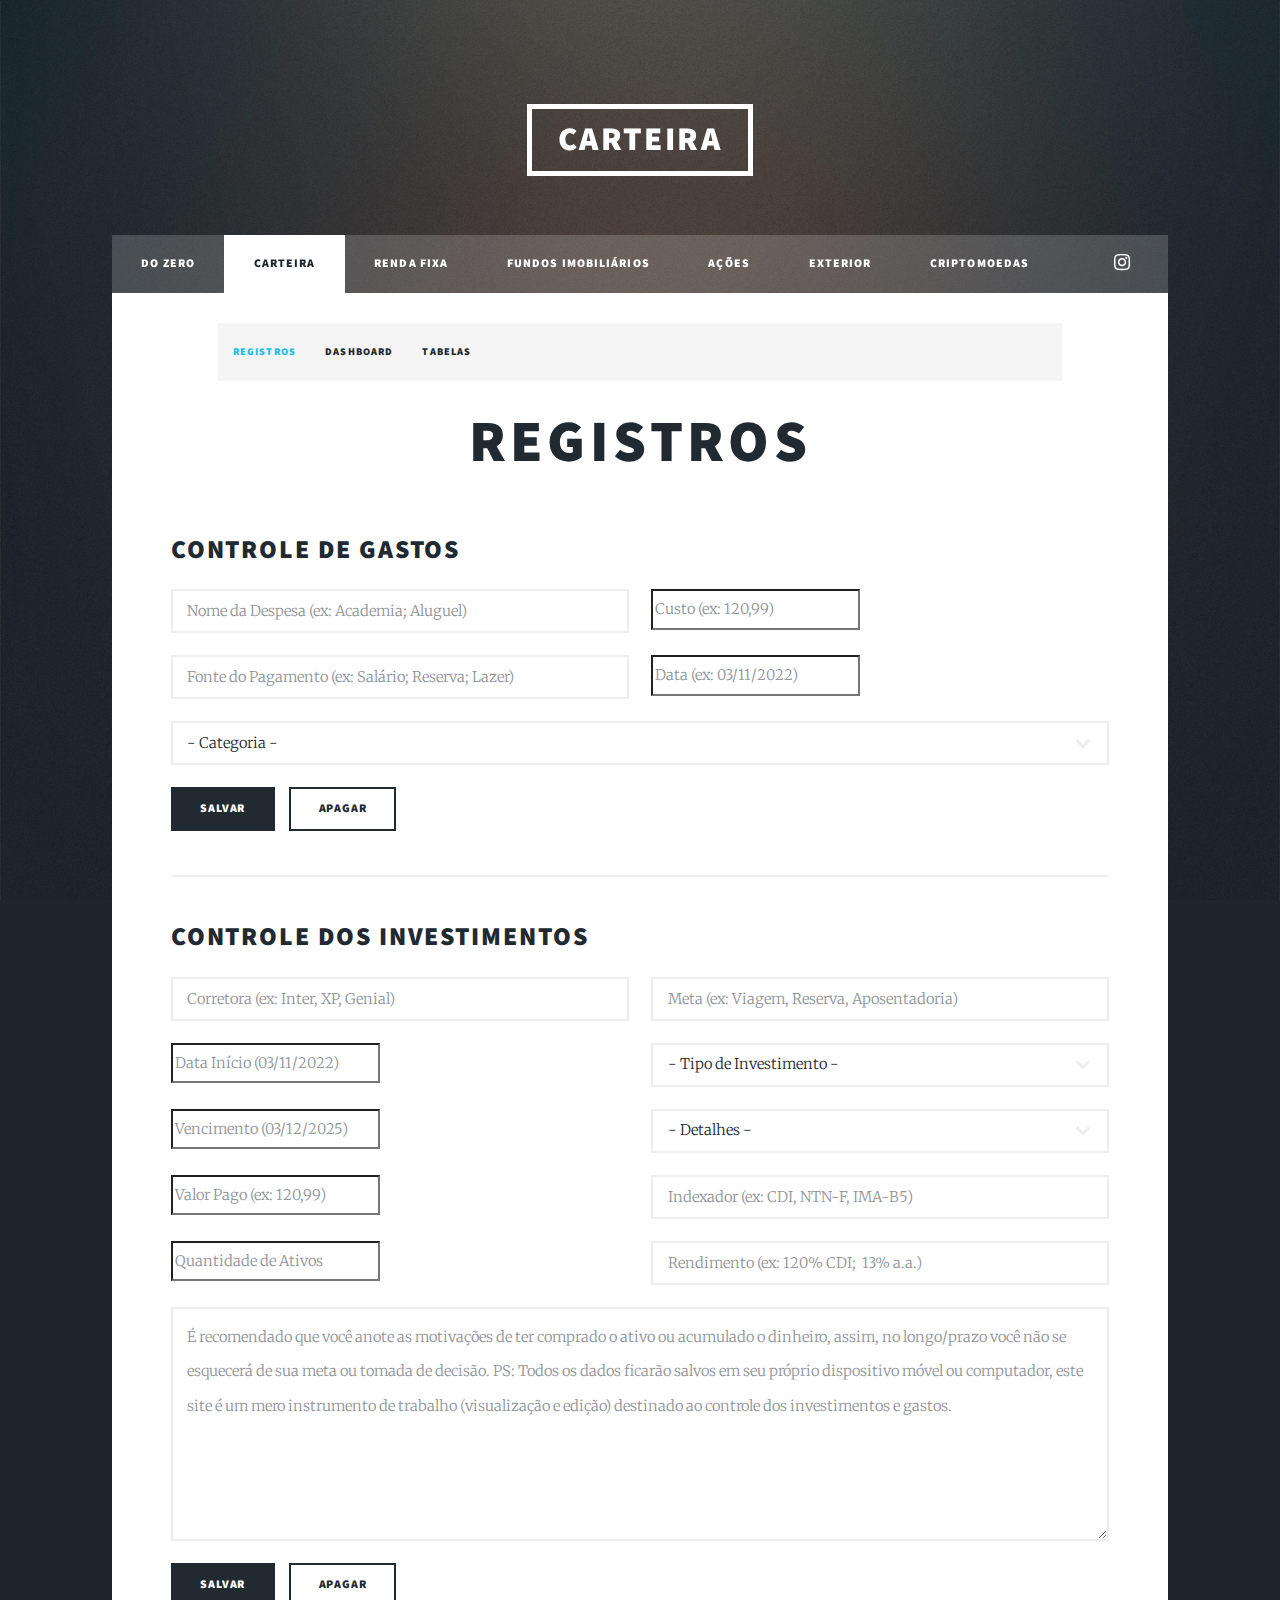
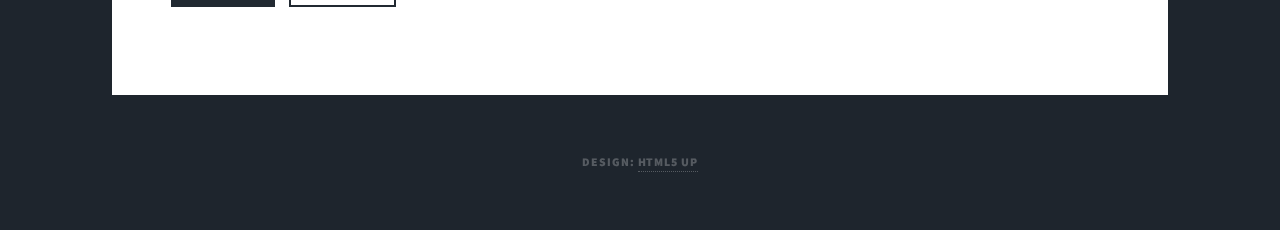
<file: carteira.html>
<!DOCTYPE HTML>
<!--
	Massively by HTML5 UP
	html5up.net | @ajlkn
	Free for personal and commercial use under the CCA 3.0 license (html5up.net/license)
-->
<html>
	<head>
		<title>Carteira</title>
		<meta charset="utf-8" />
		<meta name="viewport" content="width=device-width, initial-scale=1, user-scalable=no" />
		<link rel="stylesheet" href="assets/css/main.css" />
		<noscript><link rel="stylesheet" href="assets/css/noscript.css" /></noscript>

	</head>
	<body class="is-preload">

		<!-- Wrapper -->
			<div id="wrapper">

				<!-- Header -->
					<header id="header">
						<a href="index.html" class="logo">Carteira</a>
					</header>

				<!-- Nav -->
					<nav id="nav">
						<ul class="links">
							<li><a href="index.html">Do Zero</a></li>
							<li class="active"><a href="carteira.html">Carteira</a></li>
							<li><a href="rendafixa.html">Renda Fixa</a></li>
							<li><a href="fii.html">Fundos Imobiliários</a></li>
							<li><a href="acoes.html">Ações</a></li>
							<li><a href="exterior.html">Exterior</a></li>
							<li><a href="cripto.html">Criptomoedas</a></li>
						</ul>
						<ul class="icons">
							<li><a href="https://www.instagram.com/gabrielzim212/" class="icon brands fa-instagram"><span class="label">Instagram</span></a></li>
						</ul>
					</nav>

				<!-- Main -->
					<div id="main">

						<!-- Post -->
							<section class="post">
								<header class="major">
									<!-- <span class="date">Registre e Analise suas operações</span> -->
									
									<nav id="wallet">
										<ul id="li" class="links">
											<li id="li" class="active"><a href="carteira.html">Registros</a></li>
											<li><a href="dashboard.html">Dashboard</a></li>
											<li><a href="dashboard.html">Tabelas</a></li>
										</ul>
									</nav>
								
									<h1>Registros</h1>
								</header>

								<!-- Form -->
								<h2>Controle de Gastos</h2>

								<form method="post" action="#">
									<div class="row gtr-uniform">
										<div class="col-6 col-12-xsmall">
											<input type="text" name="nomeDespesa" id="demo-name" value="" placeholder="Nome da Despesa (ex: Academia; Aluguel)" />
										</div>
										<div class="col-6 col-12-xsmall">
											<input type="number" name="custo" step="0.01" id="demo-name" value="" placeholder="Custo (ex: 120,99)" />
										</div>
										<div class="col-6 col-12-xsmall">
											<input type="text" name="fontePagamento" id="demo-name" value="" placeholder="Fonte do Pagamento (ex: Salário; Reserva; Lazer)" />
										</div>
										
										<div class="col-6 col-12-xsmall">
											<input type="datetime" name="data" id="demo-name" value="" placeholder="Data (ex: 03/11/2022)" />
										</div>
										<!-- Break -->
										<div class="col-12">
											<select name="demo-category" id="demo-category">
												<option value="">- Categoria -</option>
												<option value="1">Moradia (ex: Comida, Luz, Aluguel, Internet)</option>
												<option value="1">Transporte (ex: Uber, Ônibus, Combustível)</option>
												<option value="1">Saúde (ex: Academia, Multivitamínico)</option>
												<option value="1">Lazer (ex: Lanche, Viagem)</option>
												<option value="1">Empresa (ex: Pagamento de Funcionário)</option>
												<option value="1">Imprevisto (ex: Conserto carro)</option>
											</select>
										</div>
										<!-- Break -->
										<div class="col-12">
											<ul class="actions">
												<li><input type="submit" value="Salvar" class="primary" /></li>
												<li><input type="reset" value="Apagar" /></li>
											</ul>
										</div>
									</div>
								</form>

								<hr />

								
								<!-- Form -->
								<h2>Controle dos Investimentos</h2>

								<form method="post" action="#">
									<div class="row gtr-uniform">
										<div class="col-6 col-12-xsmall">
											<input type="text" name="nomeDespesa" id="demo-name" value="" placeholder="Corretora (ex: Inter, XP, Genial)" />
										</div>
										<div class="col-6 col-12-xsmall">
											<input type="text" name="fontePagamento" id="demo-name" value="" placeholder="Meta (ex: Viagem, Reserva, Aposentadoria)" />
										</div>
										<div class="col-6 col-12-xsmall">
											<input type="datetime" name="data" id="demo-name" value="" placeholder="Data Início (03/11/2022)" />
										</div>
										<div class="col-6">
											<select name="demo-category" id="demo-category">
												<option value="">- Tipo de Investimento -</option>
												<option value="1">Renda Fixa</option>
												<option value="1">FII</option>
												<option value="1">Ação</option>
												<option value="1">Exterior</option>
												<option value="1">Criptomoedas</option>
												<option value="1">Outros</option>
											</select>
										</div>

										<div class="col-6 col-12-xsmall">
											<input type="datetime" name="vencimento2" id="demo-name" value="" placeholder="Vencimento (03/12/2025)" />
										</div>
										<div class="col-6">
											<select name="demo-category" id="demo-category">
												<option value="">- Detalhes -</option>
												<option value="1">Pós-Fixado</option>
												<option value="1">Prefixado</option>
												<option value="1">Atrelado ao IPCA</option>
												<option value="1">Tesouro Selic</option>
												<option value="1">Tesouro Direto</option>
												<option value="1">Tesouro IPCA+</option>
												<option value="1">Tijolos</option>
												<option value="1">Desenvolvimento</option>
												<option value="1">Papéis</option>
												<option value="1">FoFs</option>
												<option value="1">Misto</option>
												<option value="1">Indefinido</option>
												<option value="1">REITs</option>
												<option value="1">S&P</option>
												<option value="1">DeFi</option>
												<option value="1">NFT</option>
												<option value="1">Metaverso</option>
												<option value="1">Polkadot</option>
												<option value="1">Outros</option>
											</select>
										</div>
										<div class="col-6 col-12-xsmall">
											<input type="number" name="valorPago" placeholder="Valor Pago (ex: 120,99)" />
										</div>
										<div class="col-6 col-12-xsmall">
											<input type="text" name="indexador"  placeholder="Indexador (ex: CDI, NTN-F, IMA-B5)" />
										</div>
										<div class="col-6 col-12-xsmall">
											<input type="number" name="qtdCota" placeholder="Quantidade de Ativos" />
										</div>
										<div class="col-6 col-12-xsmall">
											<input type="text" name="porcentagem" placeholder="Rendimento (ex: 120% CDI;  13% a.a.)" />
										</div>
										<div class="col-12">
											<textarea name="demo-message" id="demo-message" placeholder="É recomendado que você anote as motivações de ter comprado o ativo ou acumulado o dinheiro, assim, no longo/prazo você não se esquecerá de sua meta ou tomada de decisão. PS: Todos os dados ficarão salvos em seu próprio dispositivo móvel ou computador, este site é um mero instrumento de trabalho (visualização e edição) destinado ao controle dos investimentos e gastos." rows="6"></textarea>
										</div>
										
										<!-- Break -->
										
										<!-- Break -->
										<div class="col-12">
											<ul class="actions">
												<li><input type="submit" value="Salvar" class="primary" /></li>
												<li><input type="reset" value="Apagar" /></li>
											</ul>
										</div>
									</div>
								</form>

							</section>
						</div>
					</div>
									<!-- <p>Aenean ornare velit lacus varius enim ullamcorper proin aliquam<br />
									facilisis ante sed etiam magna interdum congue. Lorem ipsum dolor<br />
									amet nullam sed etiam veroeros.</p>
								</header>
								<div class="image main"><img src="images/pic01.jpg" alt="" /></div>
								<p>Donec eget ex magna. Interdum et malesuada fames ac ante ipsum primis in faucibus. Pellentesque venenatis dolor imperdiet dolor mattis sagittis. Praesent rutrum sem diam, vitae egestas enim auctor sit amet. Pellentesque leo mauris, consectetur id ipsum sit amet, fergiat. Pellentesque in mi eu massa lacinia malesuada et a elit. Donec urna ex, lacinia in purus ac, pretium pulvinar mauris. Nunc lorem mauris, fringilla in aliquam at, euismod in lectus. Pellentesque habitant morbi tristique senectus et netus et malesuada fames ac turpis egestas. Curabitur sapien risus, commodo eget turpis at, elementum convallis enim turpis, lorem ipsum dolor sit amet nullam.</p>
								<p>Lorem ipsum dolor sit amet, consectetur adipiscing elit. Duis dapibus rutrum facilisis. Class aptent taciti sociosqu ad litora torquent per conubia nostra, per inceptos himenaeos. Etiam tristique libero eu nibh porttitor fermentum. Nullam venenatis erat id vehicula viverra. Nunc ultrices eros ut ultricies condimentum. Mauris risus lacus, blandit sit amet venenatis non, bibendum vitae dolor. Nunc lorem mauris, fringilla in aliquam at, euismod in lectus. Pellentesque habitant morbi tristique senectus et netus et malesuada fames ac turpis egestas. In non lorem sit amet elit placerat maximus. Pellentesque aliquam maximus risus. Donec eget ex magna. Interdum et malesuada fames ac ante ipsum primis in faucibus. Pellentesque venenatis dolor imperdiet dolor mattis sagittis. Praesent rutrum sem diam, vitae egestas enim auctor sit amet. Pellentesque leo mauris, consectetur id ipsum.</p>
							</section>

					</div> -->

				<!-- Footer -->
				<!--
					<footer id="footer">
						<section>
							<form method="post" action="#">
								<div class="fields">
									<div class="field">
										<label for="name">Name</label>
										<input type="text" name="name" id="name" />
									</div>
									<div class="field">
										<label for="email">Email</label>
										<input type="text" name="email" id="email" />
									</div>
									<div class="field">
										<label for="message">Message</label>
										<textarea name="message" id="message" rows="3"></textarea>
									</div>
								</div>
								<ul class="actions">
									<li><input type="submit" value="Send Message" /></li>
								</ul>
							</form>
						</section>
						<section class="split contact">
							<section class="alt">
								<h3>Address</h3>
								<p>1234 Somewhere Road #87257<br />
								Nashville, TN 00000-0000</p>
							</section>
							<section>
								<h3>Phone</h3>
								<p><a href="#">(000) 000-0000</a></p>
							</section>
							<section>
								<h3>Email</h3>
								<p><a href="#">info@untitled.tld</a></p>
							</section>
							<section>
								<h3>Social</h3>
								<ul class="icons alt">
									<li><a href="#" class="icon brands alt fa-twitter"><span class="label">Twitter</span></a></li>
									<li><a href="#" class="icon brands alt fa-facebook-f"><span class="label">Facebook</span></a></li>
									<li><a href="#" class="icon brands alt fa-instagram"><span class="label">Instagram</span></a></li>
									<li><a href="#" class="icon brands alt fa-github"><span class="label">GitHub</span></a></li>
								</ul>
							</section>
						</section>
					</footer> -->

				<!-- Copyright -->
					<div id="copyright">
						<ul><li>Design: <a href="https://html5up.net">HTML5 UP</a></li></ul>
					</div>

			</div>

		<!-- Scripts -->
			<script src="assets/js/jquery.min.js"></script>
			<script src="assets/js/jquery.scrollex.min.js"></script>
			<script src="assets/js/jquery.scrolly.min.js"></script>
			<script src="assets/js/browser.min.js"></script>
			<script src="assets/js/breakpoints.min.js"></script>
			<script src="assets/js/util.js"></script>
			<script src="assets/js/main.js"></script>

	</body>
</html>
</file>
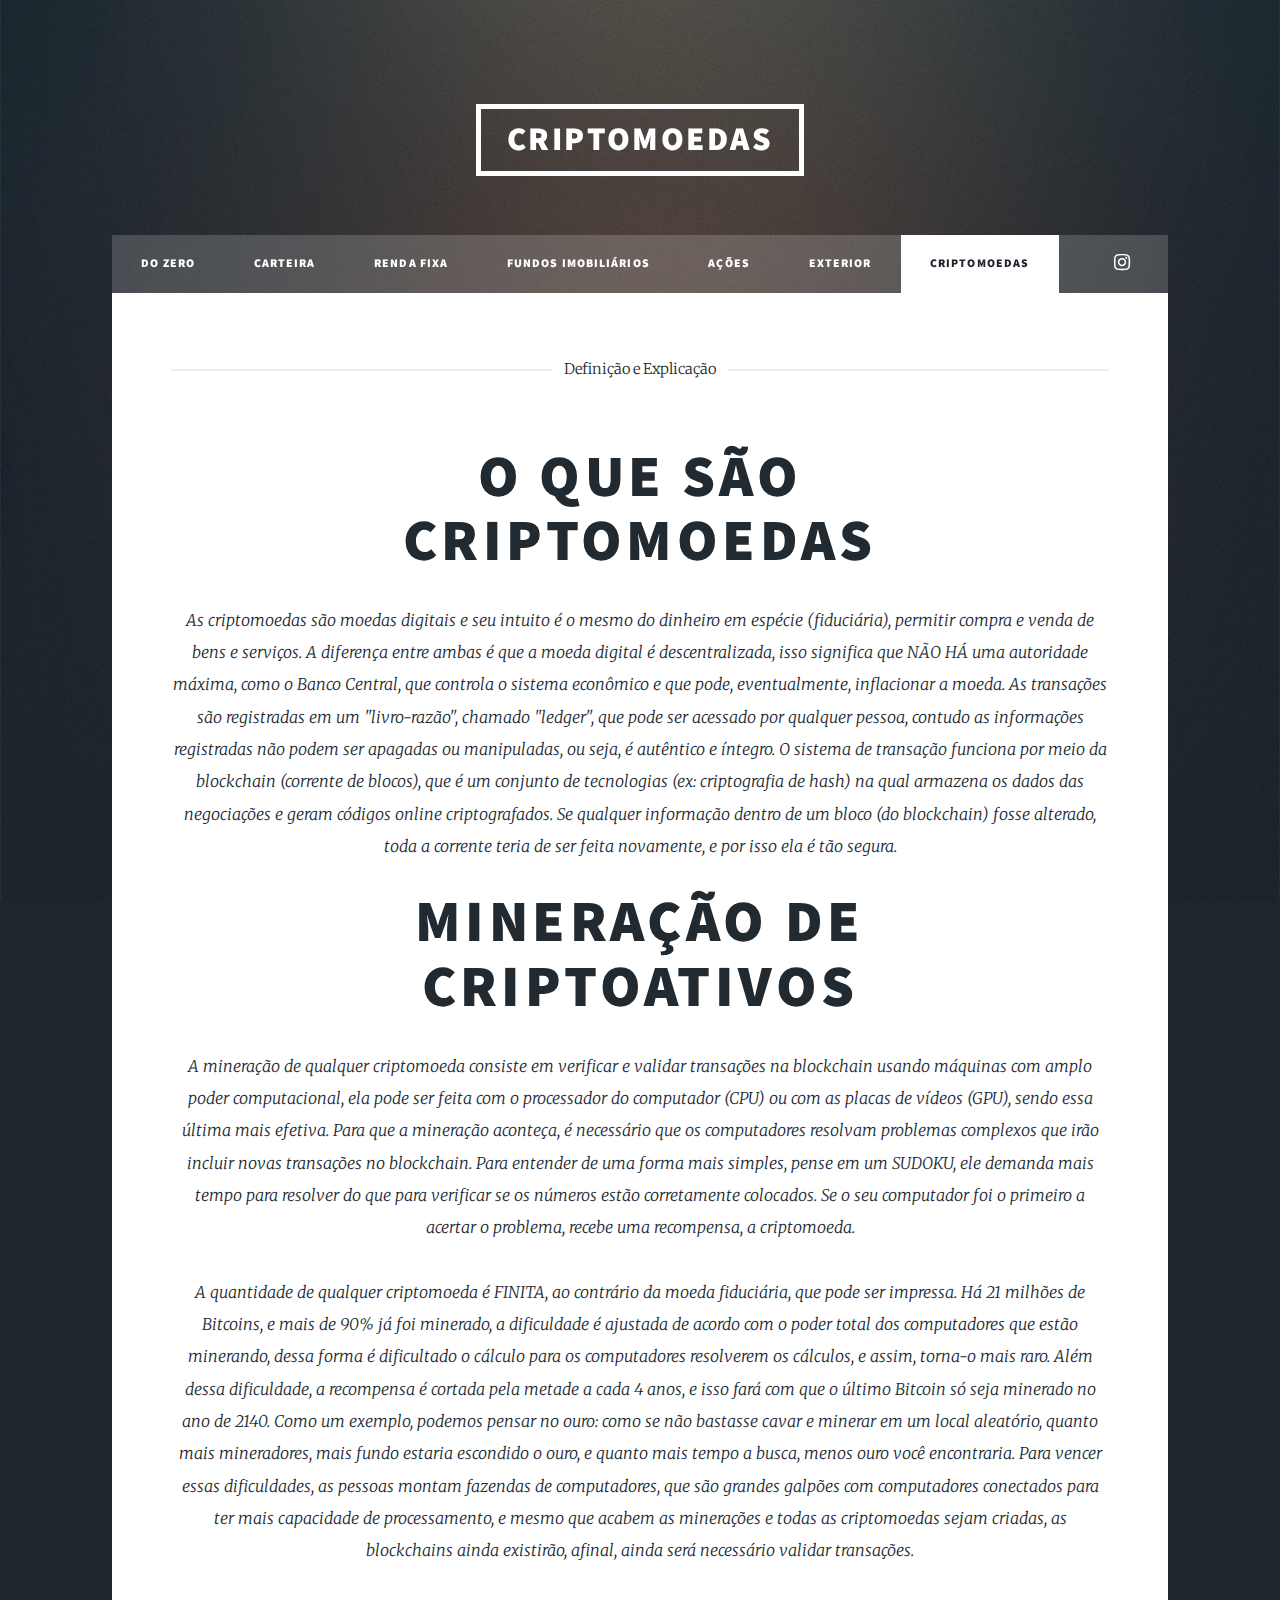
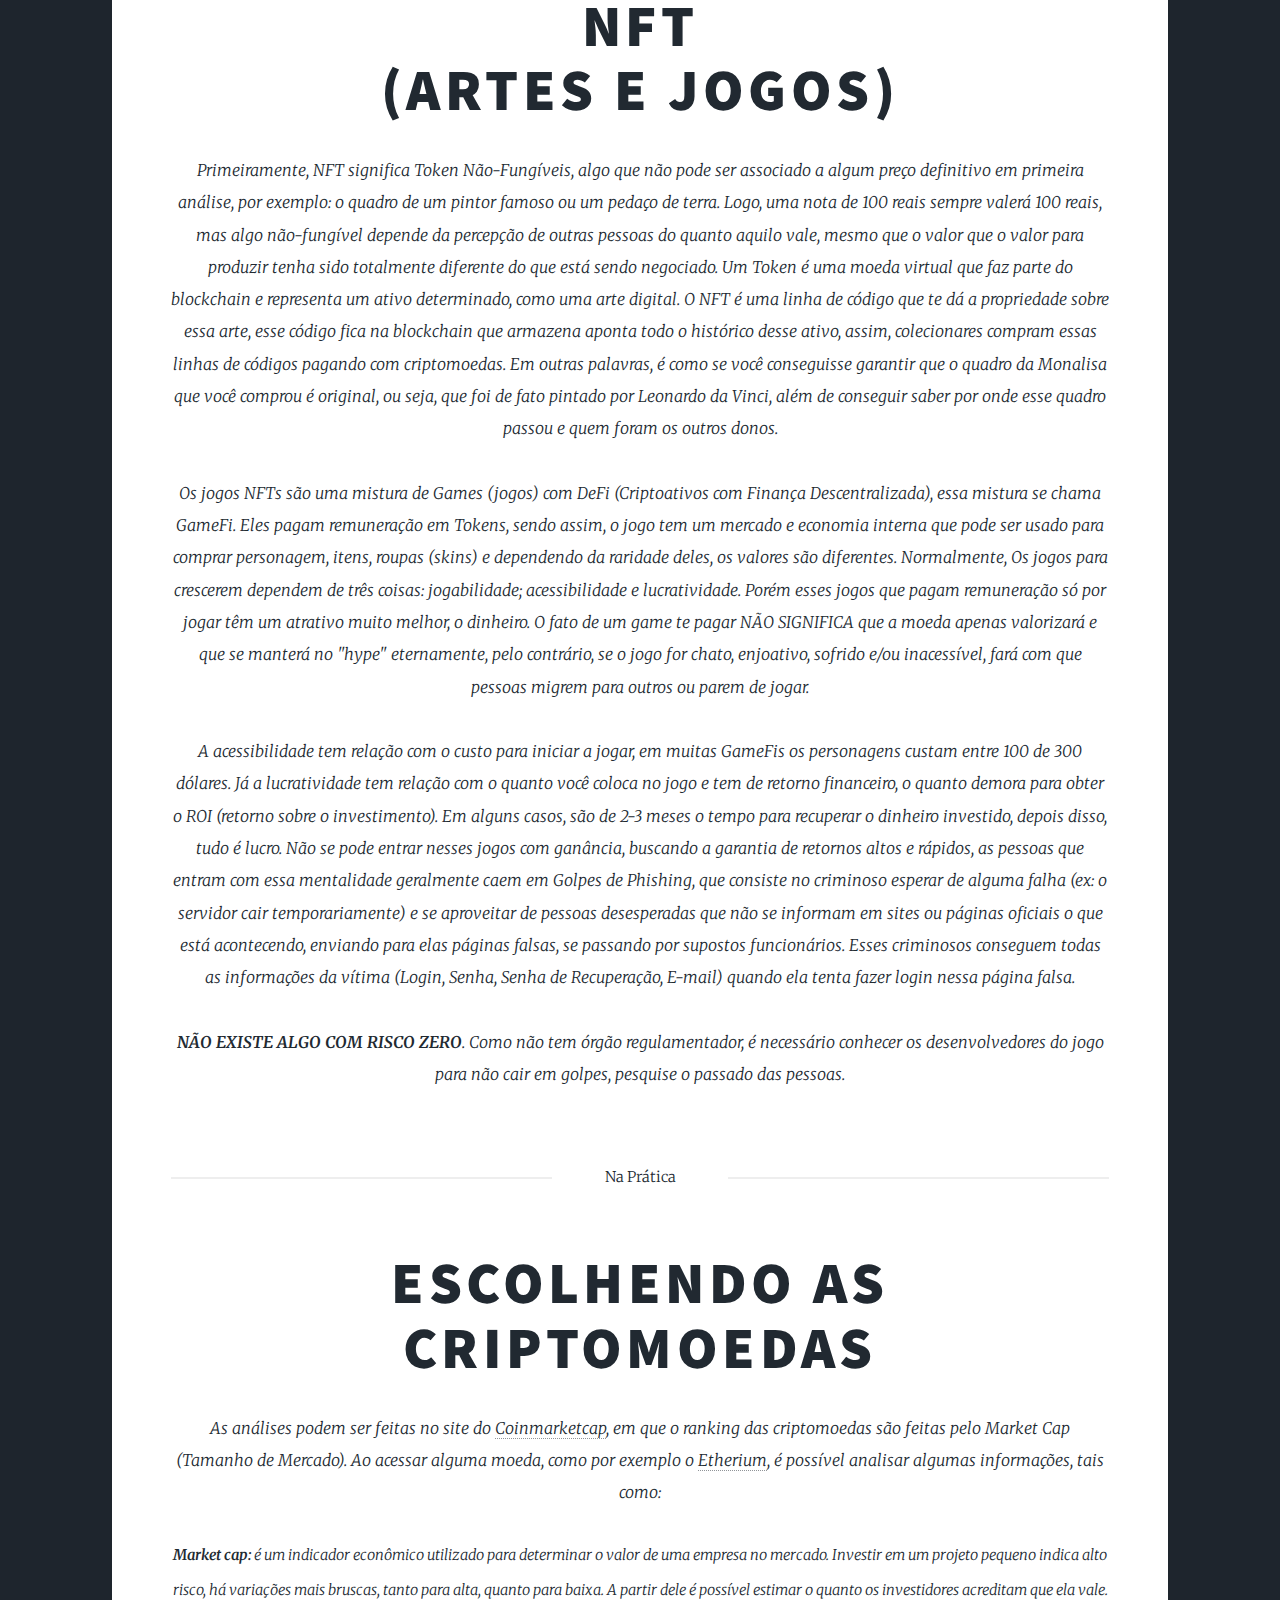
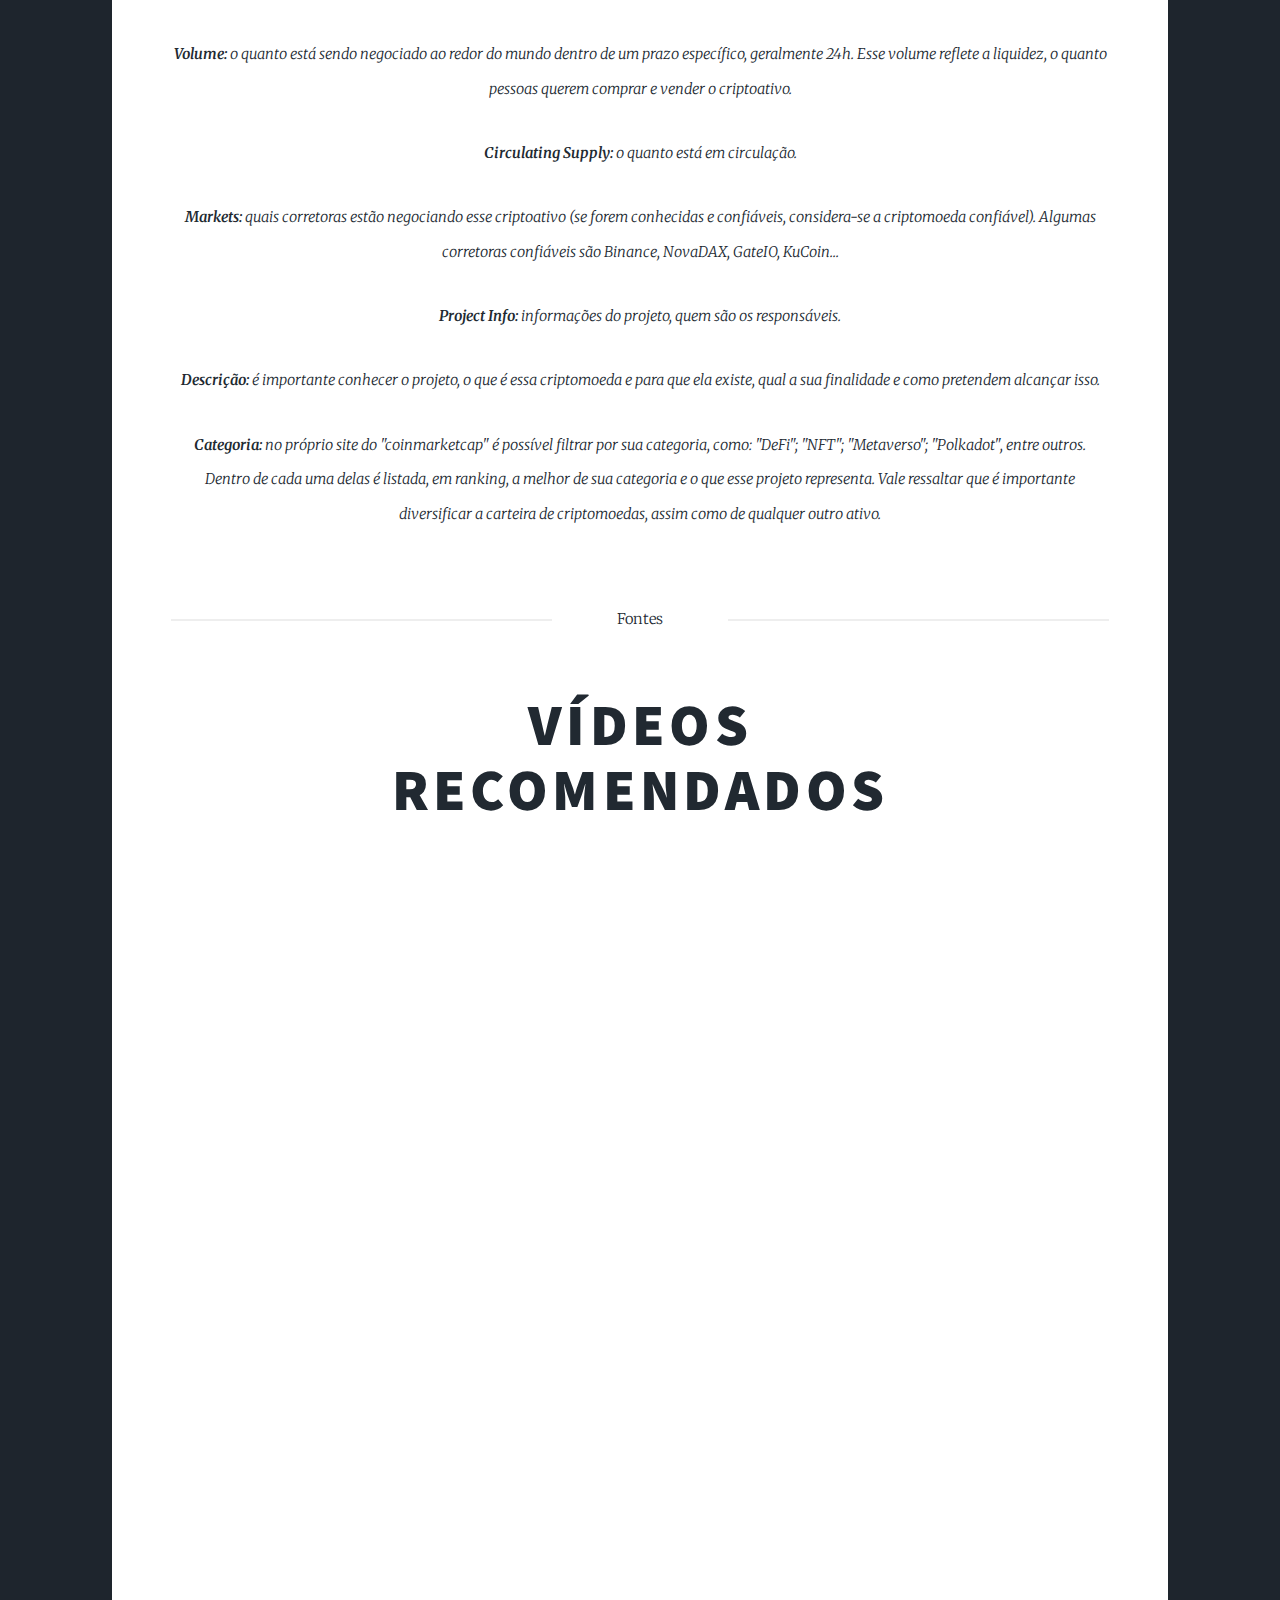
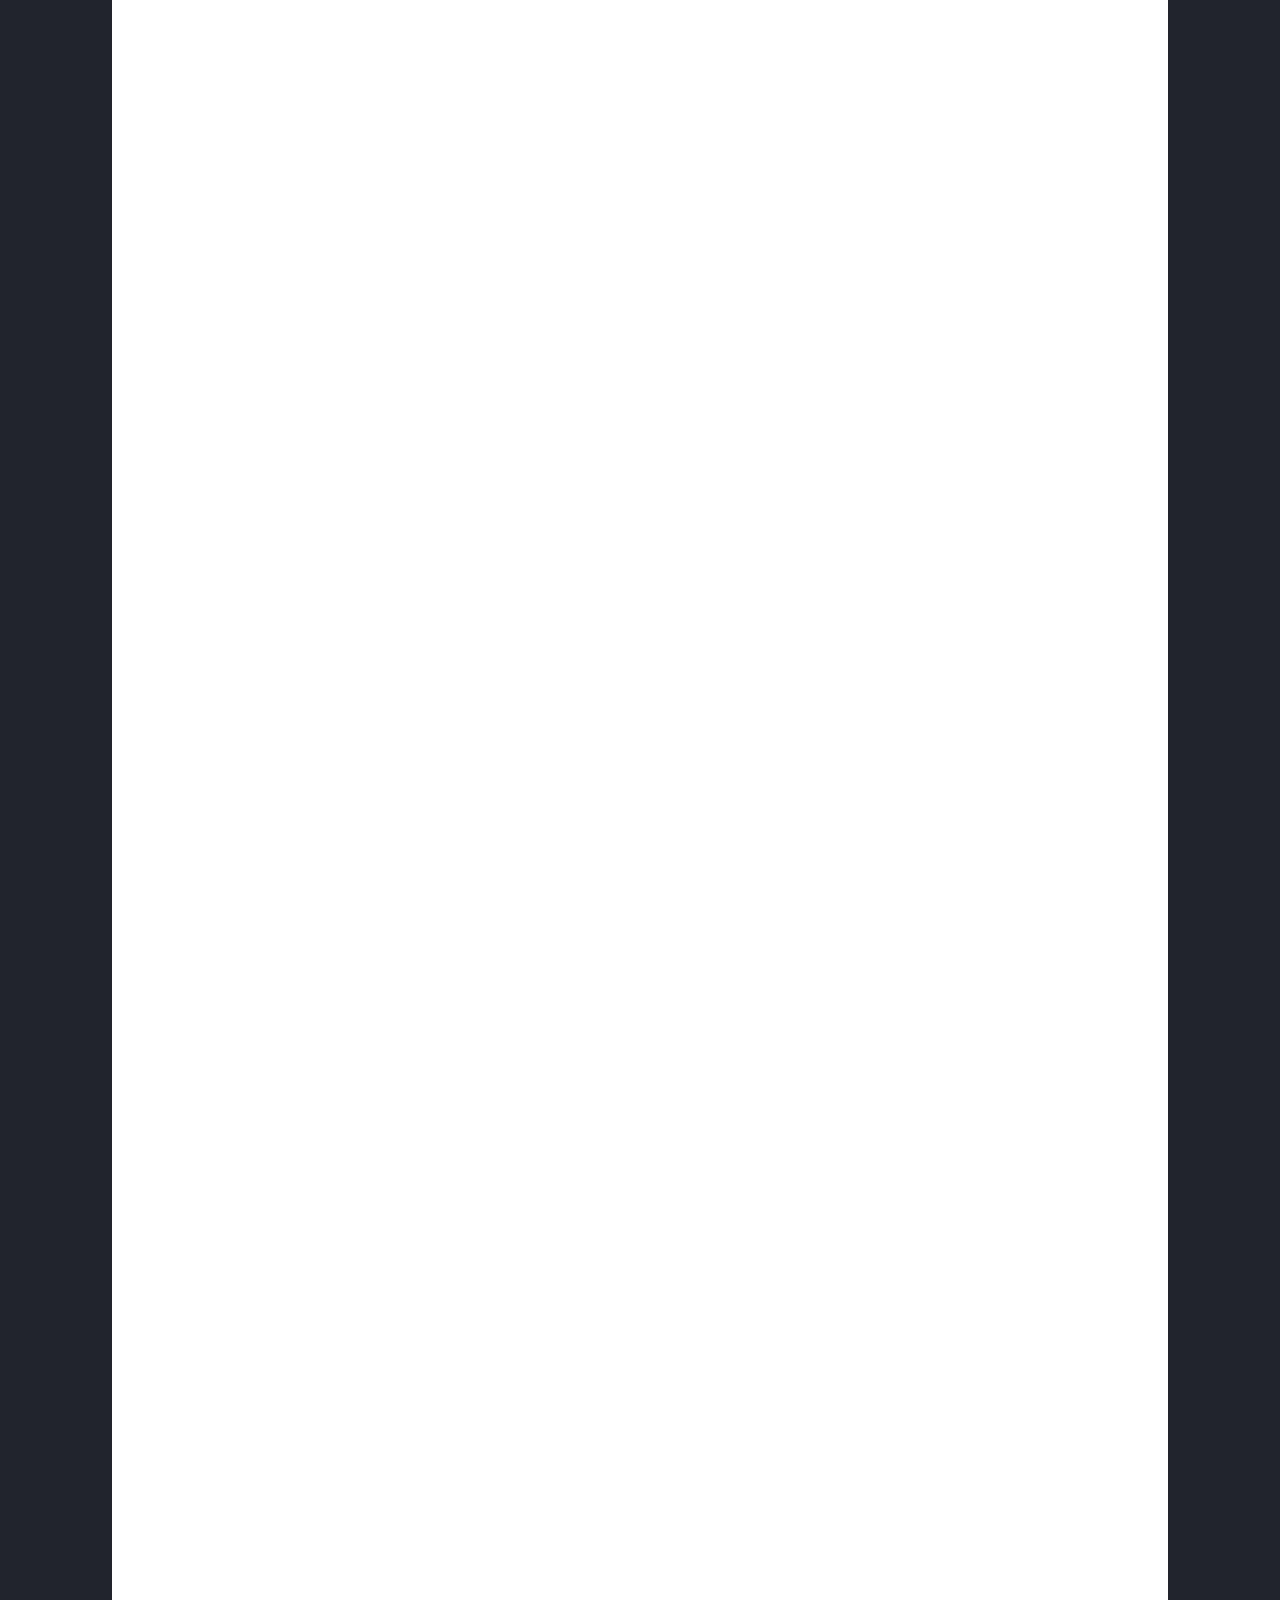
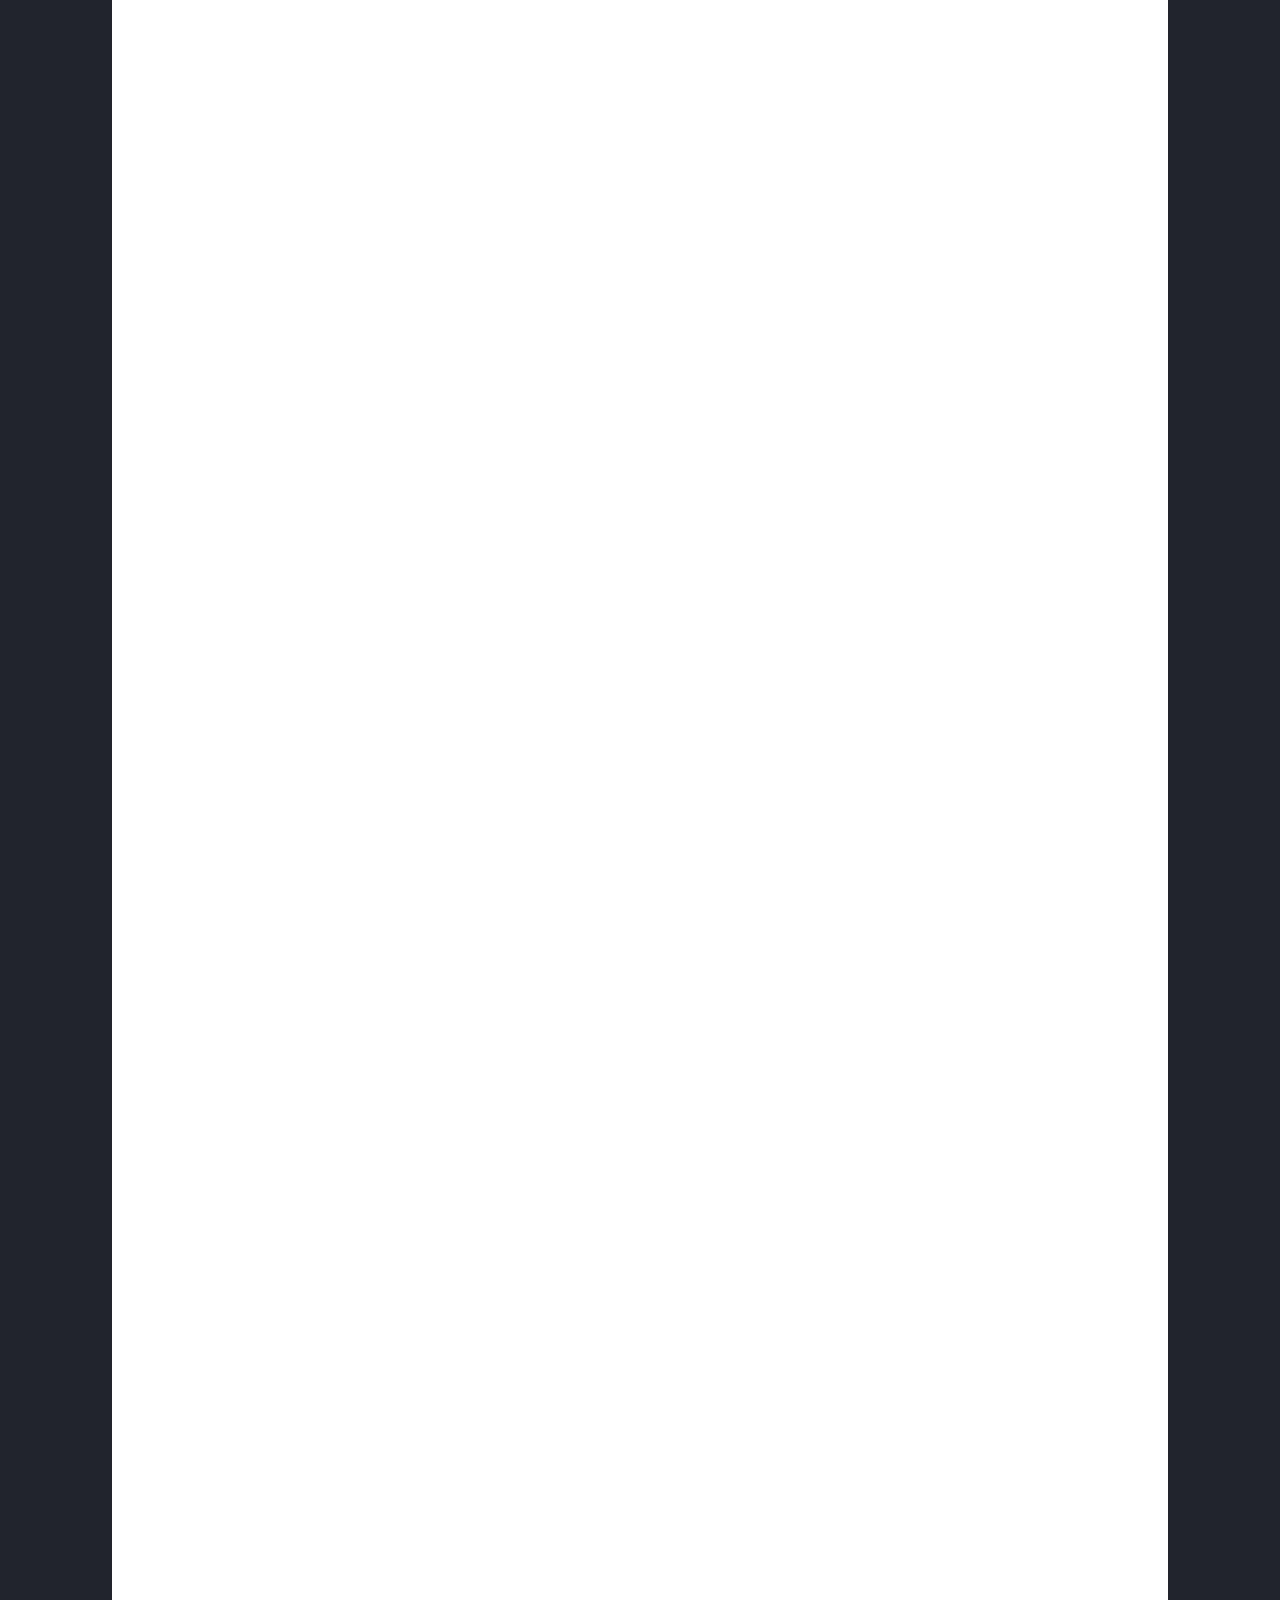
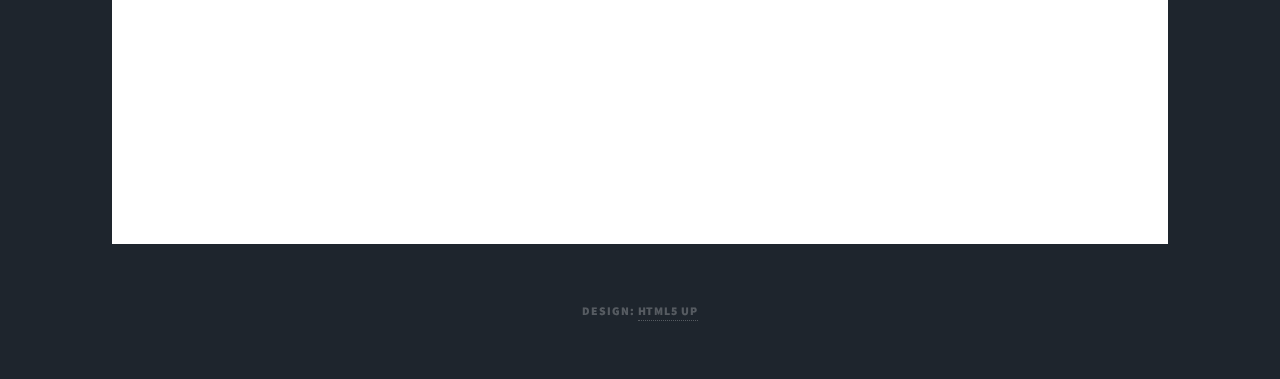
<file: cripto.html>
<!DOCTYPE HTML>
<!--
	Massively by HTML5 UP
	html5up.net | @ajlkn
	Free for personal and commercial use under the CCA 3.0 license (html5up.net/license)
-->
<html>
	<head>
		<title>Criptomoedas</title>
		<meta charset="utf-8" />
		<meta name="viewport" content="width=device-width, initial-scale=1, user-scalable=no" />
		<link rel="stylesheet" href="assets/css/main.css" />
		<noscript><link rel="stylesheet" href="assets/css/noscript.css" /></noscript>
	</head>
	<body class="is-preload">

		<!-- Wrapper -->
			<div id="wrapper">

				<!-- Header -->
					<header id="header">
						<a href="index.html" class="logo">Criptomoedas</a>
					</header>

				<!-- Nav -->
					<nav id="nav">
						<ul class="links">
							<li><a href="index.html">Do Zero</a></li>
							<li><a href="carteira.html">Carteira</a></li>
							<li><a href="rendafixa.html">Renda Fixa</a></li>
							<li><a href="fii.html">Fundos Imobiliários</a></li>
							<li><a href="acoes.html">Ações</a></li>
							<li><a href="exterior.html">Exterior</a></li>
							<li class="active"><a href="cripto.html">Criptomoedas</a></li>
						</ul>
						<ul class="icons">
							<li><a href="https://www.instagram.com/gabrielzim212/" class="icon brands fa-instagram" target="_blank"><span class="label">Instagram</span></a></li>
						</ul>
					</nav>

				<!-- Main -->
					<div id="main">

						<!-- Post -->
							<section class="post">
								<header class="major">
									<span class="date">Definição e Explicação</span>
									<h1>O que são<br />
									criptomoedas</h1>

									<p>As criptomoedas são moedas digitais e seu intuito é o mesmo do dinheiro em espécie (fiduciária), permitir compra e venda de bens e serviços. A diferença entre ambas é que a moeda digital é descentralizada, isso significa que NÃO HÁ uma autoridade máxima, como o Banco Central, que controla o sistema econômico e que pode, eventualmente, inflacionar a moeda. As transações são registradas em um "livro-razão", chamado "ledger", que pode ser acessado por qualquer pessoa, contudo as informações registradas não podem ser apagadas ou manipuladas, ou seja, é autêntico e íntegro. O sistema de transação funciona por meio da blockchain (corrente de blocos), que é um conjunto de tecnologias (ex: criptografia de hash) na qual armazena os dados das negociações e geram códigos online criptografados. Se qualquer informação dentro de um bloco (do blockchain) fosse alterado, toda a corrente teria de ser feita novamente, e por isso ela é tão segura.</p>
								
									<h1>Mineração de<br />
										criptoativos</h1>
									
									<p>A mineração de qualquer criptomoeda consiste em verificar e validar transações na blockchain usando máquinas com amplo poder computacional, ela pode ser feita com o processador do computador (CPU) ou com as placas de vídeos (GPU), sendo essa última mais efetiva. Para que a mineração aconteça, é necessário que os computadores resolvam problemas complexos que irão incluir novas transações no blockchain.
										Para entender de uma forma mais simples, pense em um SUDOKU, ele demanda mais tempo para resolver do que para verificar se os números estão corretamente colocados. Se o seu computador foi o primeiro a acertar o problema, recebe uma recompensa, a criptomoeda.
										<br><br>A quantidade de qualquer criptomoeda é FINITA, ao contrário da moeda fiduciária, que pode ser impressa. Há 21 milhões de Bitcoins, e mais de 90% já foi minerado, a dificuldade é ajustada de acordo com o poder total dos computadores que estão minerando, dessa forma é dificultado o cálculo para os computadores resolverem os cálculos, e assim, torna-o mais raro. Além dessa dificuldade, a recompensa é cortada pela metade a cada 4 anos, e isso fará com que o último Bitcoin só seja minerado no ano de 2140.
										Como um exemplo, podemos pensar no ouro: como se não bastasse cavar e minerar em um local aleatório, quanto mais mineradores, mais fundo estaria escondido o ouro, e quanto mais tempo a busca, menos ouro você encontraria.
										Para vencer essas dificuldades, as pessoas montam fazendas de computadores, que são grandes galpões com computadores conectados para ter mais capacidade de processamento, e mesmo que acabem as minerações e todas as criptomoedas sejam criadas, as blockchains ainda existirão, afinal, ainda será necessário validar transações.</p>
								
									<h1>NFT<br />
										(Artes e Jogos)</h1>
									
									<p>Primeiramente, NFT significa Token Não-Fungíveis, algo que não pode ser associado a algum preço definitivo em primeira análise, por exemplo: o quadro de um pintor famoso ou um pedaço de terra. Logo, uma nota de 100 reais sempre valerá 100 reais, mas algo não-fungível depende da percepção de outras pessoas do quanto aquilo vale, mesmo que o valor que o valor para produzir tenha sido totalmente diferente do que está sendo negociado.
										Um Token é uma moeda virtual que faz parte do blockchain e representa um ativo determinado, como uma arte digital. O NFT é uma linha de código que te dá a propriedade sobre essa arte, esse código fica na blockchain que armazena aponta todo o histórico desse ativo, assim, colecionares compram essas linhas de códigos pagando com criptomoedas. Em outras palavras, é como se você conseguisse garantir que o quadro da Monalisa que você comprou é original, ou seja, que foi de fato pintado por Leonardo da Vinci, além de conseguir saber por onde esse quadro passou e quem foram os outros donos. <br><br>
										Os jogos NFTs são uma mistura de Games (jogos) com DeFi (Criptoativos com Finança Descentralizada), essa mistura se chama GameFi. Eles pagam remuneração em Tokens, sendo assim, o jogo tem um mercado e economia interna que pode ser usado para comprar personagem, itens, roupas (skins) e dependendo da raridade deles, os valores são diferentes. Normalmente, Os jogos para crescerem dependem de três coisas: jogabilidade; acessibilidade e lucratividade. Porém esses jogos que pagam remuneração só por jogar têm um atrativo muito melhor, o dinheiro. O fato de um game te pagar NÃO SIGNIFICA que a moeda apenas valorizará e que se manterá no "hype" eternamente, pelo contrário, se o jogo for chato, enjoativo, sofrido e/ou inacessível, fará com que pessoas migrem para outros ou parem de jogar.<br><br>
										A acessibilidade tem relação com o custo para iniciar a jogar, em muitas GameFis os personagens custam entre 100 de 300 dólares. Já a lucratividade tem relação com o quanto você coloca no jogo e tem de retorno financeiro, o quanto demora para obter o ROI (retorno sobre o investimento). Em alguns casos, são de 2-3 meses o tempo para recuperar o dinheiro investido, depois disso, tudo é lucro. Não se pode entrar nesses jogos com ganância, buscando a garantia de retornos altos e rápidos, as pessoas que entram com essa mentalidade geralmente caem em Golpes de Phishing, que consiste no criminoso esperar de alguma falha (ex: o servidor cair temporariamente) e se aproveitar de pessoas desesperadas que não se informam em sites ou páginas oficiais o que está acontecendo, enviando para elas páginas falsas, se passando por supostos funcionários. Esses criminosos conseguem todas as informações da vítima (Login, Senha, Senha de Recuperação, E-mail) quando ela tenta fazer login nessa página falsa.
										<br><br><b>NÃO EXISTE ALGO COM RISCO ZERO</b>. Como não tem órgão regulamentador, é necessário conhecer os desenvolvedores do jogo para não cair em golpes, pesquise o passado das pessoas.</p><br><br>

									<span class="date">Na Prática</span>

									<h1>Escolhendo as<br />
										criptomoedas</h1>

									<p>As análises podem ser feitas no site do <a href="https://coinmarketcap.com/pt-br/" target="_blank">Coinmarketcap</a>, em que o ranking das criptomoedas são feitas pelo Market Cap (Tamanho de Mercado). Ao acessar alguma moeda, como por exemplo o <a href="https://coinmarketcap.com/pt-br/currencies/ethereum/" target="_blank">Etherium</a>, é possível analisar algumas informações, tais como:</p>
									<p><b>Market cap:</b> é um indicador econômico utilizado para determinar o valor de uma empresa no mercado. Investir em um projeto pequeno indica alto risco, há variações mais bruscas, tanto para alta, quanto para baixa. A partir dele é possível estimar o quanto os investidores acreditam que ela vale.</p>
									<p><b>Volume:</b> o quanto está sendo negociado ao redor do mundo dentro de um prazo específico, geralmente 24h. Esse volume reflete a liquidez, o quanto pessoas querem comprar e vender o criptoativo.</p>
									<p><b>Circulating Supply:</b> o quanto está em circulação.</p>
									<p><b>Markets:</b> quais corretoras estão negociando esse criptoativo (se forem conhecidas e confiáveis, considera-se a criptomoeda confiável). Algumas corretoras confiáveis são Binance, NovaDAX, GateIO, KuCoin...</p>
									<p><b>Project Info:</b> informações do projeto, quem são os responsáveis.</p>
									<p><b>Descrição:</b> é importante conhecer o projeto, o que é essa criptomoeda e para que ela existe, qual a sua finalidade e como pretendem alcançar isso.</p>
									<p><b>Categoria:</b> no próprio site do "coinmarketcap" é possível filtrar por sua categoria, como: "DeFi"; "NFT"; "Metaverso"; "Polkadot", entre outros. Dentro de cada uma delas é listada, em ranking, a melhor de sua categoria e o que esse projeto representa. Vale ressaltar que é importante diversificar a carteira de criptomoedas, assim como de qualquer outro ativo.</p><br><br>
									
								
									<span class="date">Fontes</span>

									<h1>Vídeos<br />
										recomendados</h1>
								
								</header>

								<div class="img_center">
									<iframe id="videos" width="100%" height="500" src="https://www.youtube.com/embed/rdNn4m5vuqA" title="YouTube video player" frameborder="0" allow="accelerometer; autoplay; clipboard-write; encrypted-media; gyroscope; picture-in-picture" allowfullscreen></iframe>
								</div>

								<div class="img_center">
									<iframe id="videos" width="100%" height="500" src="https://www.youtube.com/embed/MIyFu9Opxoo" title="YouTube video player" frameborder="0" allow="accelerometer; autoplay; clipboard-write; encrypted-media; gyroscope; picture-in-picture" allowfullscreen></iframe>
								</div>
								
								<div class="img_center">
									<iframe id="videos" width="100%" height="500" src="https://www.youtube.com/embed/2i1nOMPxF2g" title="YouTube video player" frameborder="0" allow="accelerometer; autoplay; clipboard-write; encrypted-media; gyroscope; picture-in-picture" allowfullscreen></iframe>
								</div>

								<div class="img_center">
									<iframe id="videos" width="100%" height="500" src="https://www.youtube.com/embed/DZjLly4dEnE" title="YouTube video player" frameborder="0" allow="accelerometer; autoplay; clipboard-write; encrypted-media; gyroscope; picture-in-picture" allowfullscreen></iframe>
								</div>

								<div class="img_center">
									<iframe id="videos" width="100%" height="500" src="https://www.youtube.com/embed/tWI5QIUOBcg" title="YouTube video player" frameborder="0" allow="accelerometer; autoplay; clipboard-write; encrypted-media; gyroscope; picture-in-picture" allowfullscreen></iframe>
								</div>

								<div class="img_center">
									<iframe id="videos" width="100%" height="500" src="https://www.youtube.com/embed/tFOGod3JtYk" title="YouTube video player" frameborder="0" allow="accelerometer; autoplay; clipboard-write; encrypted-media; gyroscope; picture-in-picture" allowfullscreen></iframe>
								</div>

								<div class="img_center">
									<iframe id="videos" width="100%" height="500" src="https://www.youtube.com/embed/SVF0OpXY5zQ" title="YouTube video player" frameborder="0" allow="accelerometer; autoplay; clipboard-write; encrypted-media; gyroscope; picture-in-picture" allowfullscreen></iframe>
								</div>

								<div class="img_center">
									<iframe id="videos" width="100%" height="500" src="https://www.youtube.com/embed/PQQ0NpwqMlg" title="YouTube video player" frameborder="0" allow="accelerometer; autoplay; clipboard-write; encrypted-media; gyroscope; picture-in-picture" allowfullscreen></iframe>
								</div>
								
							</section>
						</div>
					</div>

				<!-- Footer 
					<footer id="footer">
						<section>
							<form method="post" action="#">
								<div class="fields">
									<div class="field">
										<label for="name">Name</label>
										<input type="text" name="name" id="name" />
									</div>
									<div class="field">
										<label for="email">Email</label>
										<input type="text" name="email" id="email" />
									</div>
									<div class="field">
										<label for="message">Message</label>
										<textarea name="message" id="message" rows="3"></textarea>
									</div>
								</div>
								<ul class="actions">
									<li><input type="submit" value="Send Message" /></li>
								</ul>
							</form>
						</section>
						<section class="split contact">
							<section class="alt">
								<h3>Address</h3>
								<p>1234 Somewhere Road #87257<br />
								Nashville, TN 00000-0000</p>
							</section>
							<section>
								<h3>Phone</h3>
								<p><a href="#">(000) 000-0000</a></p>
							</section>
							<section>
								<h3>Email</h3>
								<p><a href="#">info@untitled.tld</a></p>
							</section>
							<section>
								<h3>Social</h3>
								<ul class="icons alt">
									<li><a href="#" class="icon brands alt fa-twitter"><span class="label">Twitter</span></a></li>
									<li><a href="#" class="icon brands alt fa-facebook-f"><span class="label">Facebook</span></a></li>
									<li><a href="#" class="icon brands alt fa-instagram"><span class="label">Instagram</span></a></li>
									<li><a href="#" class="icon brands alt fa-github"><span class="label">GitHub</span></a></li>
								</ul>
							</section>
						</section>
					</footer> -->

				<!-- Copyright -->
					<div id="copyright">
						<!--<ul><li>&copy; Untitled </li> </ul> --> 
						<ul><li>Design: <a href="https://html5up.net" target="_blank">HTML5 UP</a></li></ul>
					</div>
			</div>

		<!-- Scripts -->
			<script src="assets/js/jquery.min.js"></script>
			<script src="assets/js/jquery.scrollex.min.js"></script>
			<script src="assets/js/jquery.scrolly.min.js"></script>
			<script src="assets/js/browser.min.js"></script>
			<script src="assets/js/breakpoints.min.js"></script>
			<script src="assets/js/util.js"></script>
			<script src="assets/js/main.js"></script>

	</body>
</html>
</file>
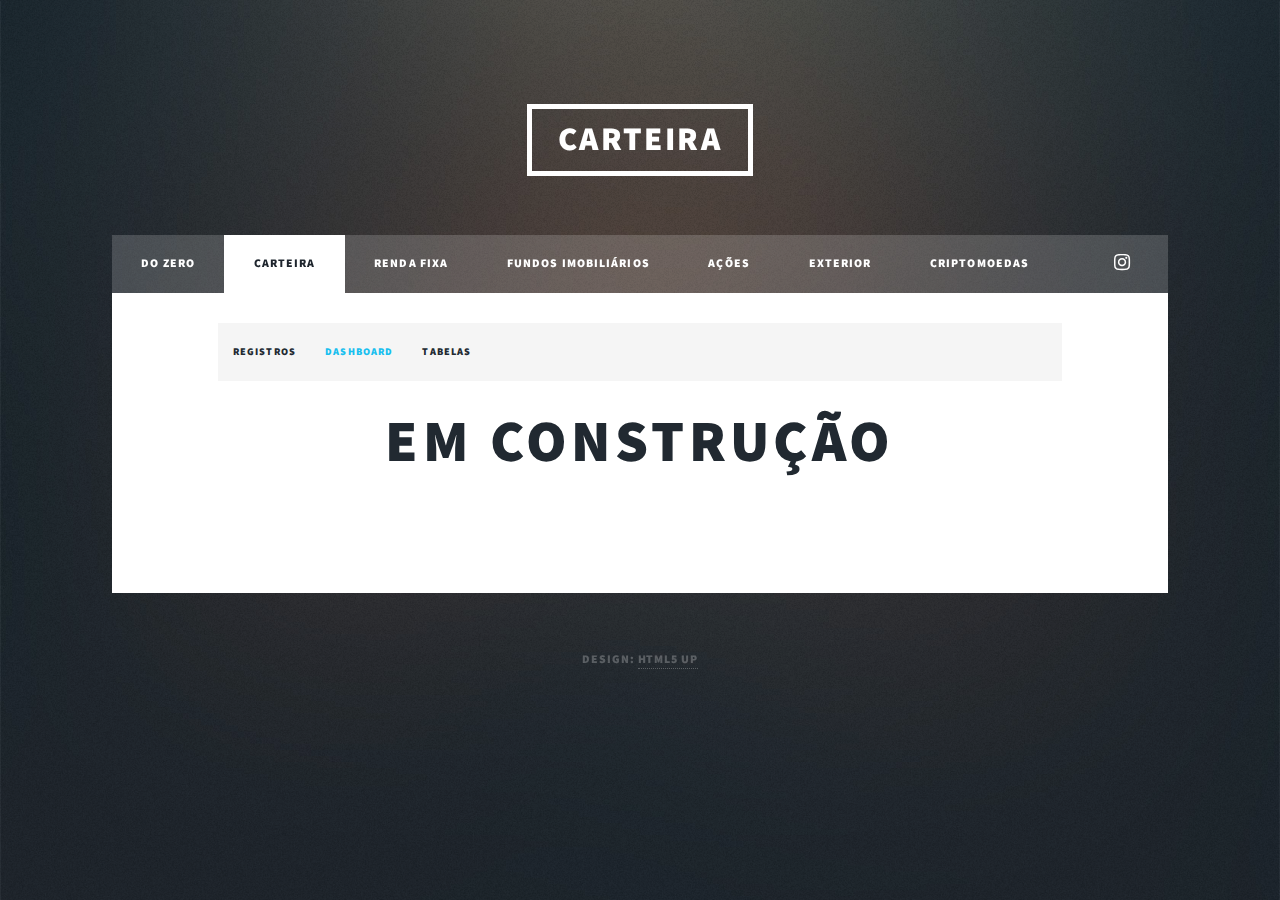
<file: dashboard.html>
<!DOCTYPE HTML>
<!--
	Massively by HTML5 UP
	html5up.net | @ajlkn
	Free for personal and commercial use under the CCA 3.0 license (html5up.net/license)
-->
<html>
	<head>
		<title>Carteira</title>
		<meta charset="utf-8" />
		<meta name="viewport" content="width=device-width, initial-scale=1, user-scalable=no" />
		<link rel="stylesheet" href="assets/css/main.css" />
		<noscript><link rel="stylesheet" href="assets/css/noscript.css" /></noscript>
	</head>
	<body class="is-preload">

		<!-- Wrapper -->
			<div id="wrapper">

				<!-- Header -->
					<header id="header">
						<a href="index.html" class="logo">Carteira</a>
					</header>

				<!-- Nav -->
					<nav id="nav">
						<ul class="links">
							<li><a href="index.html">Do Zero</a></li>
							<li class="active"><a href="carteira.html">Carteira</a></li>
							<li><a href="rendafixa.html">Renda Fixa</a></li>
							<li><a href="fii.html">Fundos Imobiliários</a></li>
							<li><a href="acoes.html">Ações</a></li>
							<li><a href="exterior.html">Exterior</a></li>
							<li><a href="cripto.html">Criptomoedas</a></li>
						</ul>
						<ul class="icons">
							<li><a href="https://www.instagram.com/gabrielzim212/" class="icon brands fa-instagram"><span class="label">Instagram</span></a></li>
						</ul>
					</nav>

				<!-- Main -->
					<div id="main">

						<!-- Post -->
							<section class="post">
								<header class="major">
									<!-- <span class="date">Registre e Analise suas operações</span> -->
									
									<nav id="wallet">
										<ul class="links">
											<li><a href="carteira.html">Registros</a></li>
											<li class="active"><a href="carteira.html">Dashboard</a></li>
											<li><a href="dashboard.html">Tabelas</a></li>
										</ul>
									</nav>
										
									

									

									<h1>EM CONSTRUÇÃO</h1>
								</header>

							</section>
						</div>
					</div>
									<!-- <p>Aenean ornare velit lacus varius enim ullamcorper proin aliquam<br />
									facilisis ante sed etiam magna interdum congue. Lorem ipsum dolor<br />
									amet nullam sed etiam veroeros.</p>
								</header>
								<div class="image main"><img src="images/pic01.jpg" alt="" /></div>
								<p>Donec eget ex magna. Interdum et malesuada fames ac ante ipsum primis in faucibus. Pellentesque venenatis dolor imperdiet dolor mattis sagittis. Praesent rutrum sem diam, vitae egestas enim auctor sit amet. Pellentesque leo mauris, consectetur id ipsum sit amet, fergiat. Pellentesque in mi eu massa lacinia malesuada et a elit. Donec urna ex, lacinia in purus ac, pretium pulvinar mauris. Nunc lorem mauris, fringilla in aliquam at, euismod in lectus. Pellentesque habitant morbi tristique senectus et netus et malesuada fames ac turpis egestas. Curabitur sapien risus, commodo eget turpis at, elementum convallis enim turpis, lorem ipsum dolor sit amet nullam.</p>
								<p>Lorem ipsum dolor sit amet, consectetur adipiscing elit. Duis dapibus rutrum facilisis. Class aptent taciti sociosqu ad litora torquent per conubia nostra, per inceptos himenaeos. Etiam tristique libero eu nibh porttitor fermentum. Nullam venenatis erat id vehicula viverra. Nunc ultrices eros ut ultricies condimentum. Mauris risus lacus, blandit sit amet venenatis non, bibendum vitae dolor. Nunc lorem mauris, fringilla in aliquam at, euismod in lectus. Pellentesque habitant morbi tristique senectus et netus et malesuada fames ac turpis egestas. In non lorem sit amet elit placerat maximus. Pellentesque aliquam maximus risus. Donec eget ex magna. Interdum et malesuada fames ac ante ipsum primis in faucibus. Pellentesque venenatis dolor imperdiet dolor mattis sagittis. Praesent rutrum sem diam, vitae egestas enim auctor sit amet. Pellentesque leo mauris, consectetur id ipsum.</p>
							</section>

					</div> -->

				<!-- Footer -->
				<!--
					<footer id="footer">
						<section>
							<form method="post" action="#">
								<div class="fields">
									<div class="field">
										<label for="name">Name</label>
										<input type="text" name="name" id="name" />
									</div>
									<div class="field">
										<label for="email">Email</label>
										<input type="text" name="email" id="email" />
									</div>
									<div class="field">
										<label for="message">Message</label>
										<textarea name="message" id="message" rows="3"></textarea>
									</div>
								</div>
								<ul class="actions">
									<li><input type="submit" value="Send Message" /></li>
								</ul>
							</form>
						</section>
						<section class="split contact">
							<section class="alt">
								<h3>Address</h3>
								<p>1234 Somewhere Road #87257<br />
								Nashville, TN 00000-0000</p>
							</section>
							<section>
								<h3>Phone</h3>
								<p><a href="#">(000) 000-0000</a></p>
							</section>
							<section>
								<h3>Email</h3>
								<p><a href="#">info@untitled.tld</a></p>
							</section>
							<section>
								<h3>Social</h3>
								<ul class="icons alt">
									<li><a href="#" class="icon brands alt fa-twitter"><span class="label">Twitter</span></a></li>
									<li><a href="#" class="icon brands alt fa-facebook-f"><span class="label">Facebook</span></a></li>
									<li><a href="#" class="icon brands alt fa-instagram"><span class="label">Instagram</span></a></li>
									<li><a href="#" class="icon brands alt fa-github"><span class="label">GitHub</span></a></li>
								</ul>
							</section>
						</section>
					</footer> -->

				<!-- Copyright -->
					<div id="copyright">
						<ul><li>Design: <a href="https://html5up.net">HTML5 UP</a></li></ul>
					</div>

			</div>

		<!-- Scripts -->
			<script src="assets/js/jquery.min.js"></script>
			<script src="assets/js/jquery.scrollex.min.js"></script>
			<script src="assets/js/jquery.scrolly.min.js"></script>
			<script src="assets/js/browser.min.js"></script>
			<script src="assets/js/breakpoints.min.js"></script>
			<script src="assets/js/util.js"></script>
			<script src="assets/js/main.js"></script>

	</body>
</html>
</file>
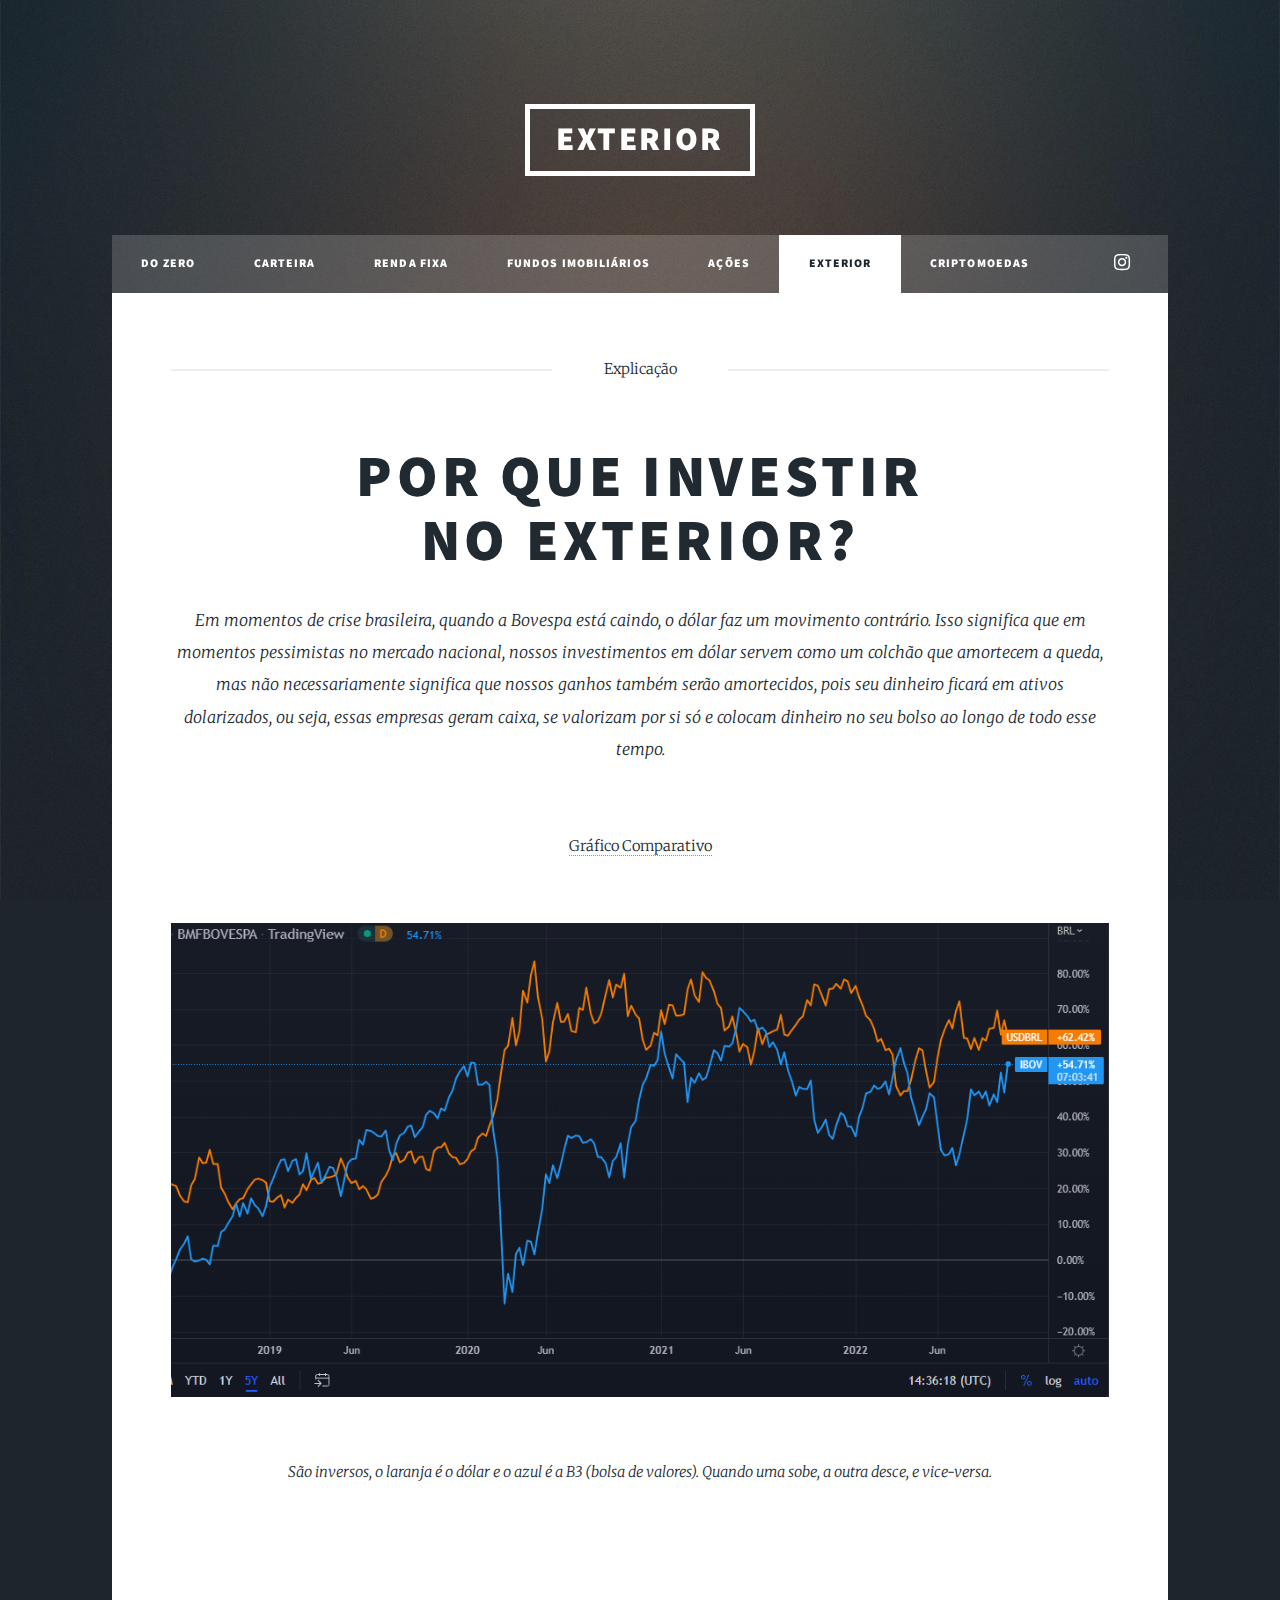
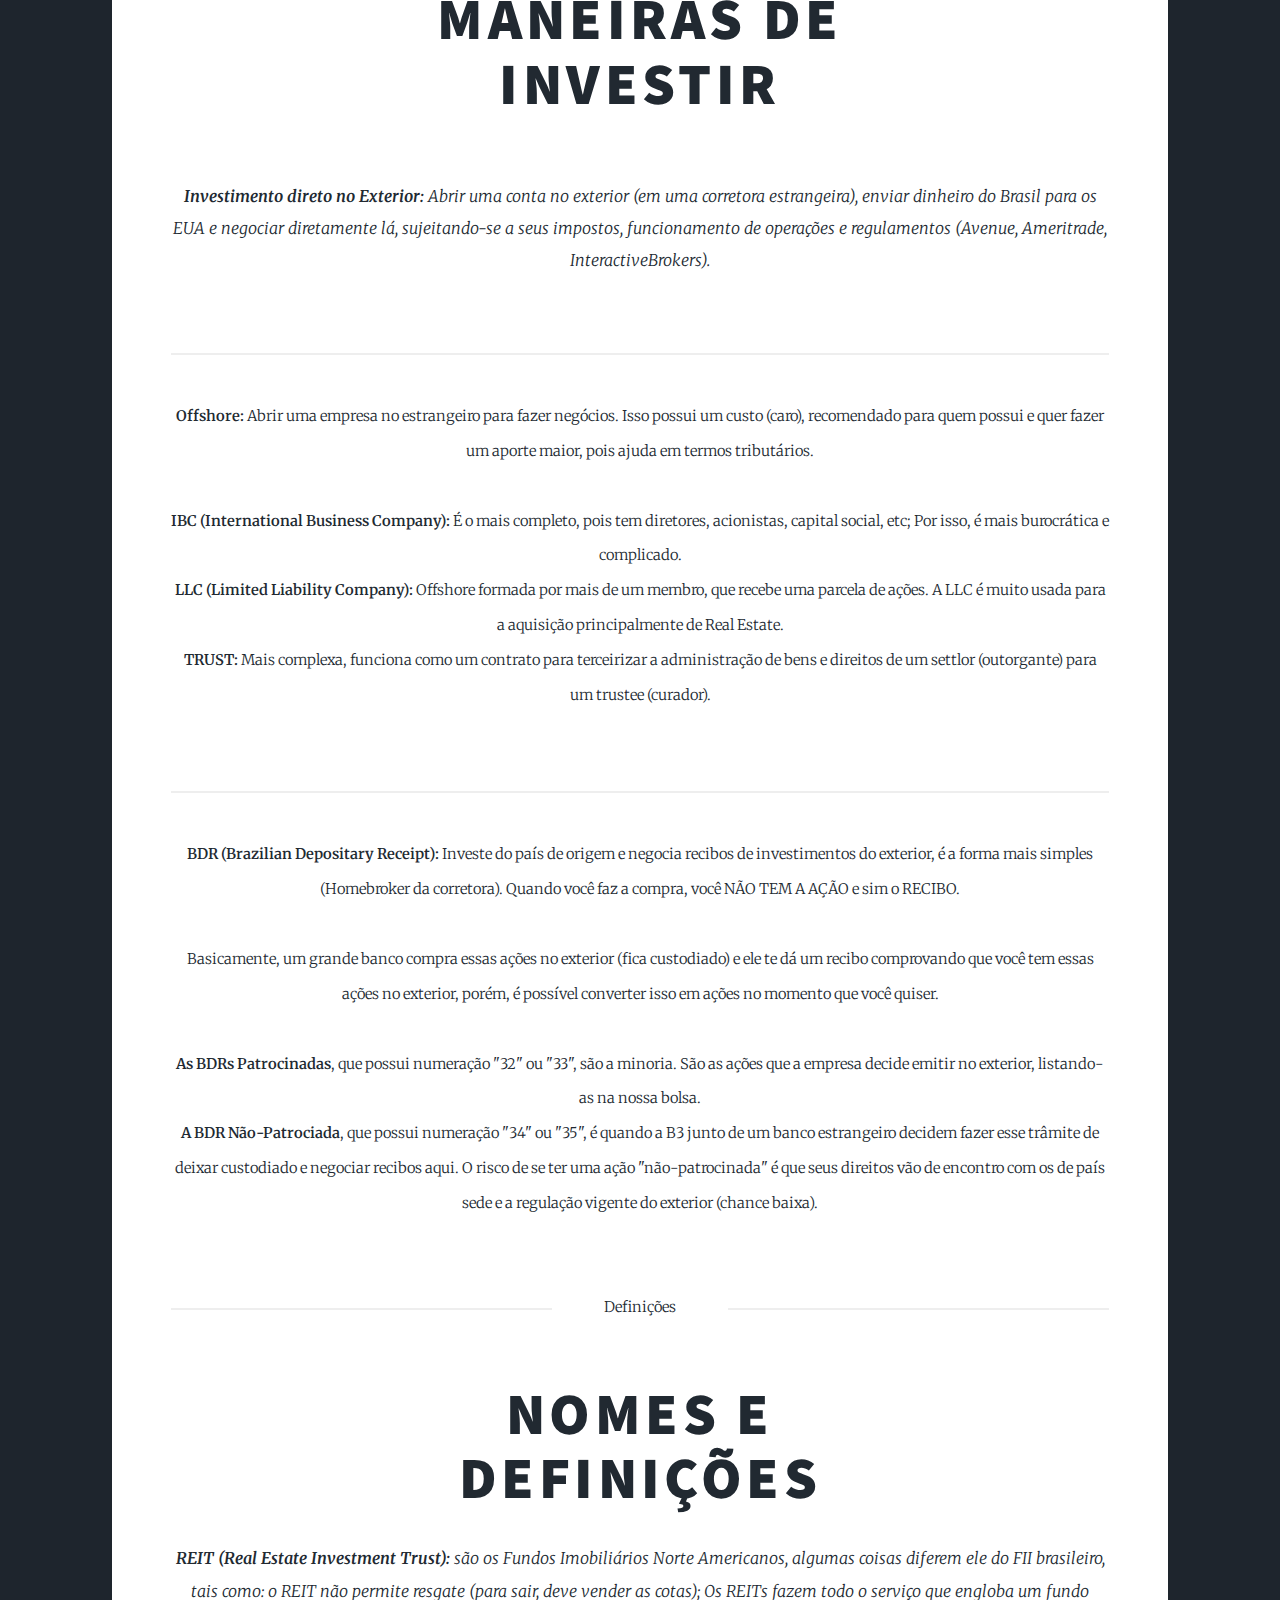
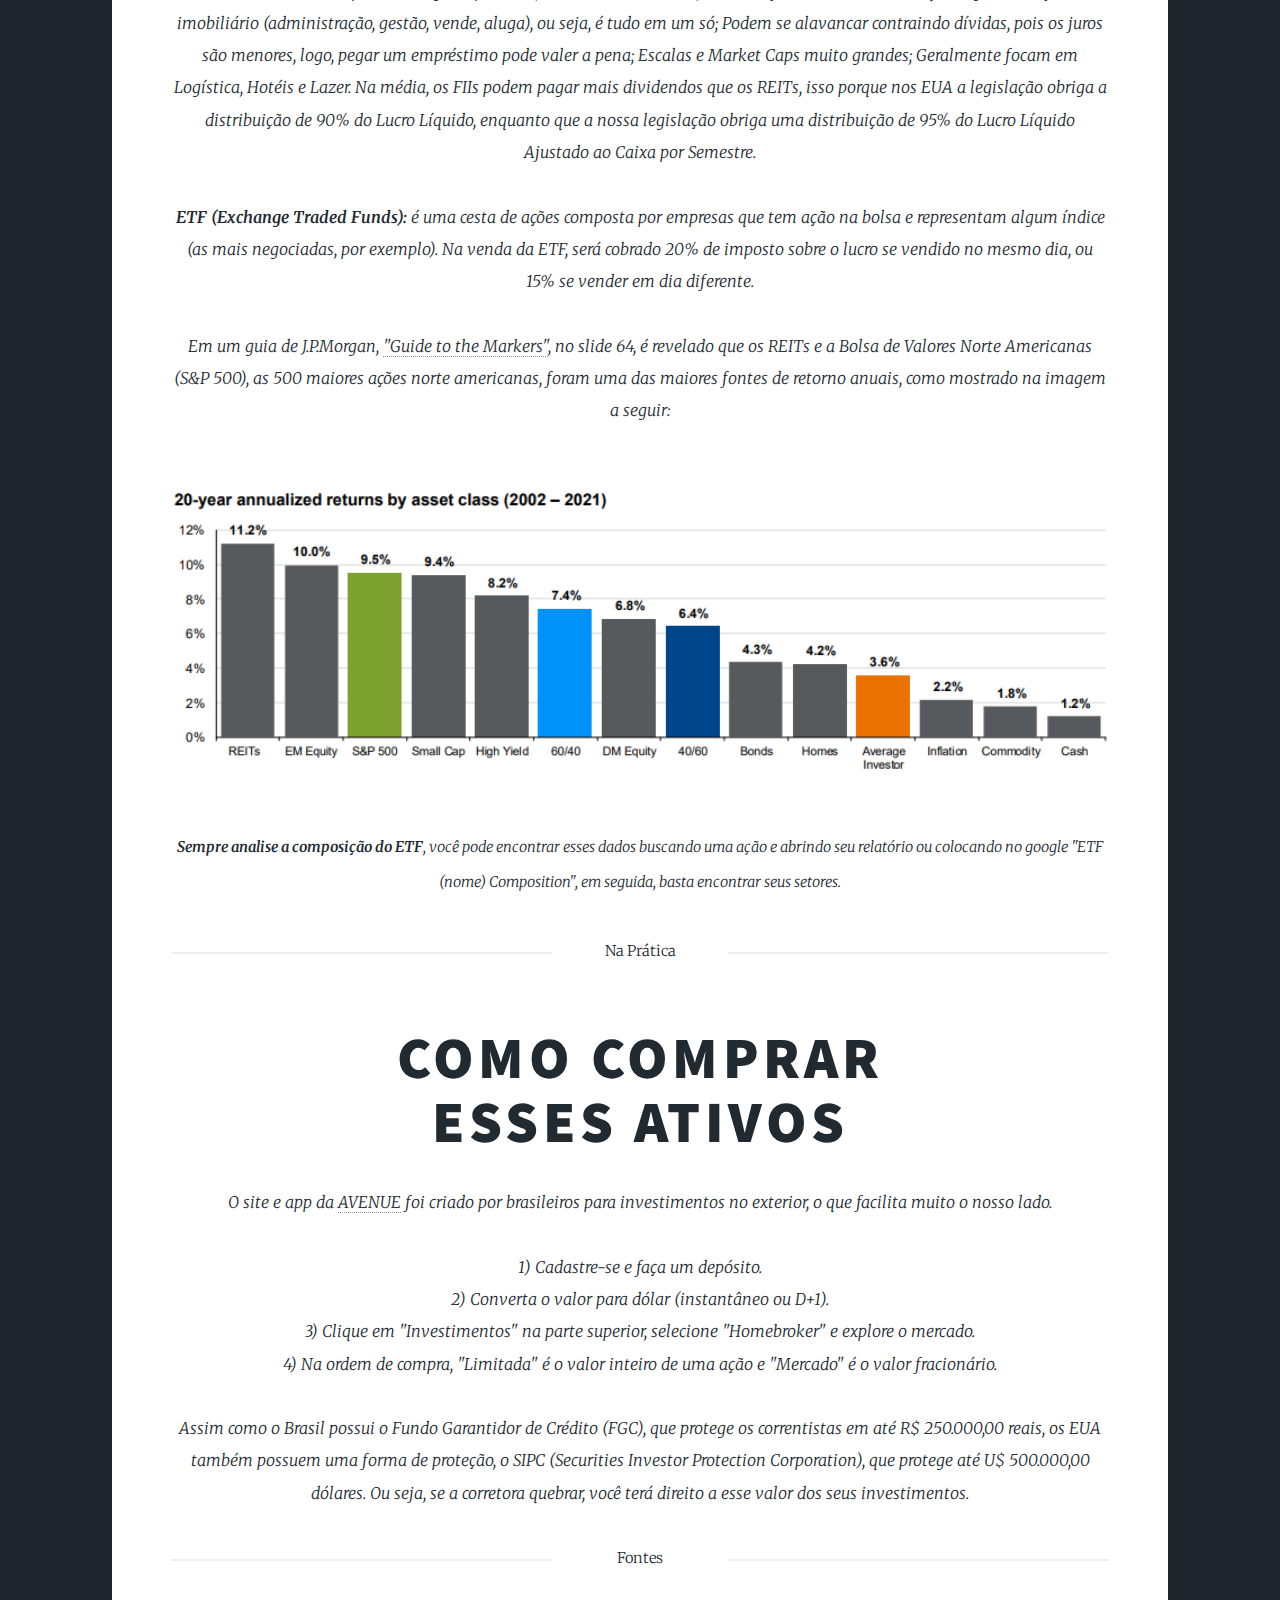
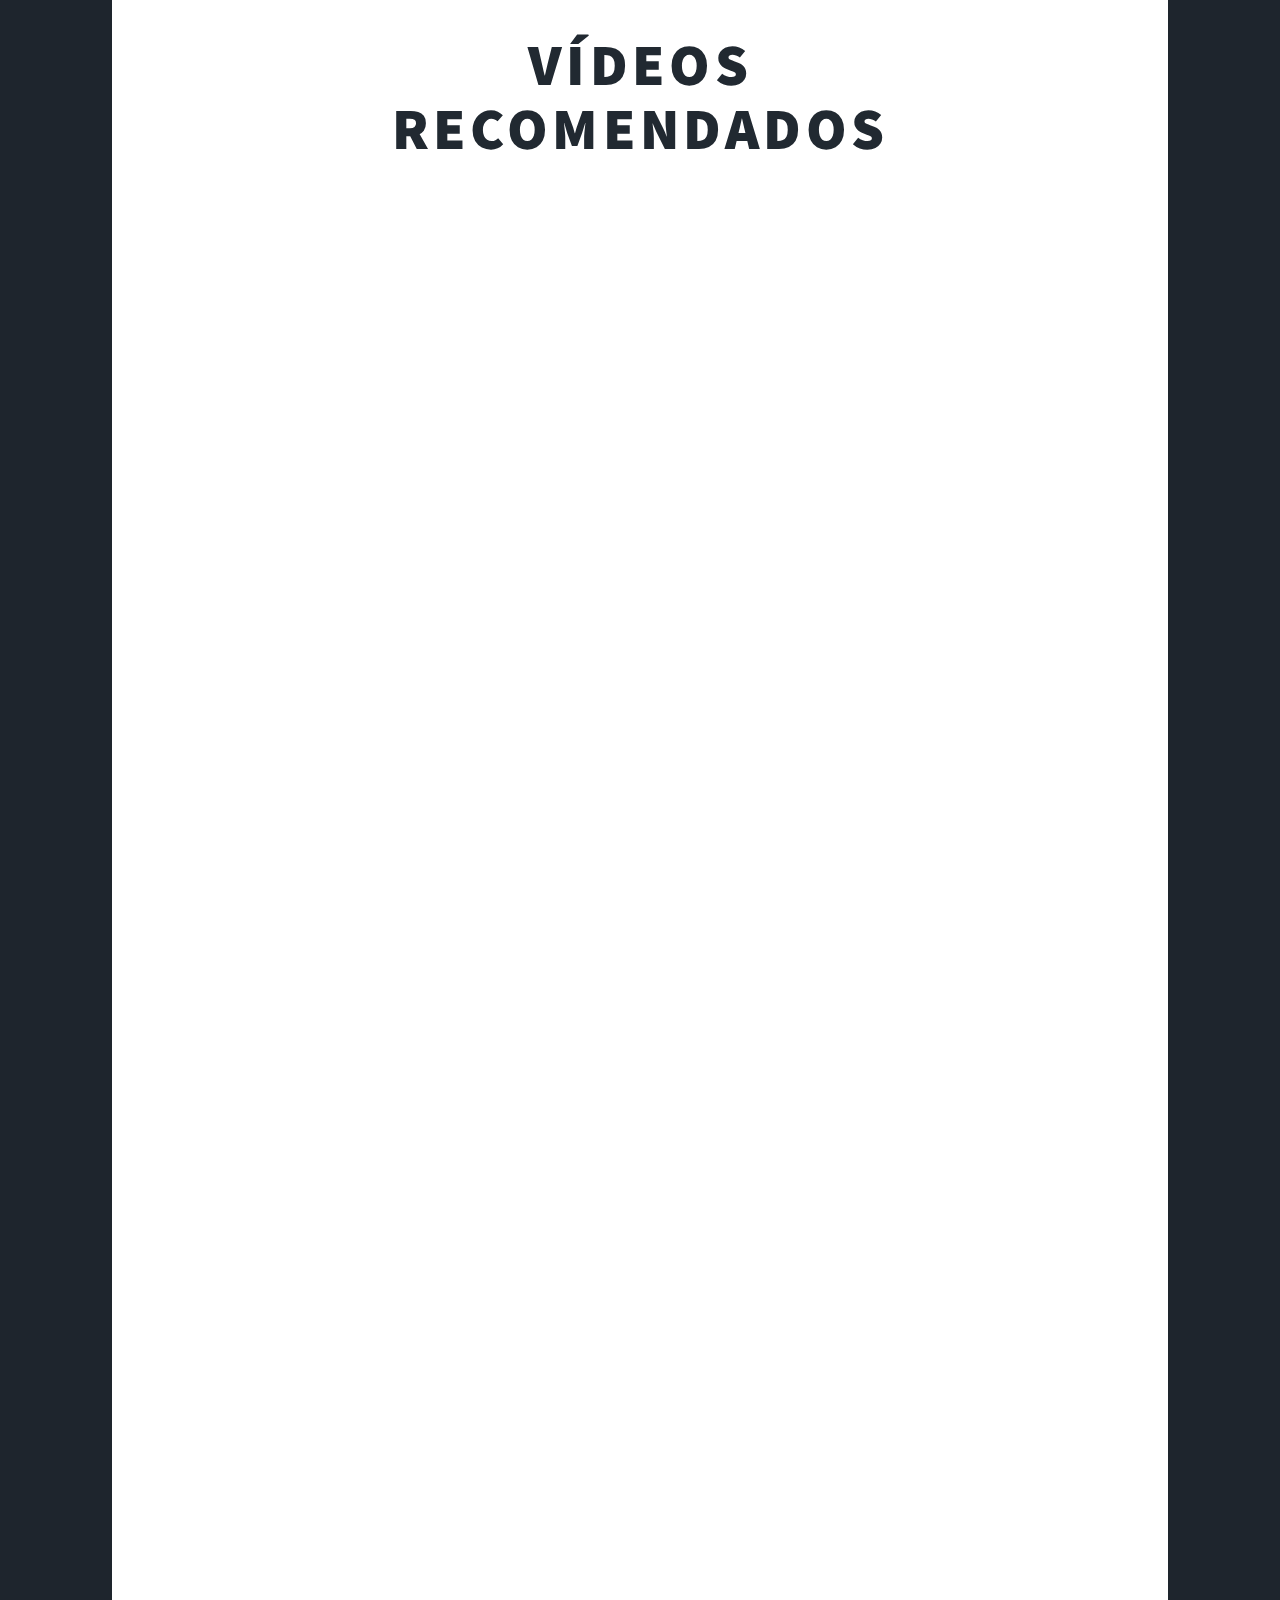
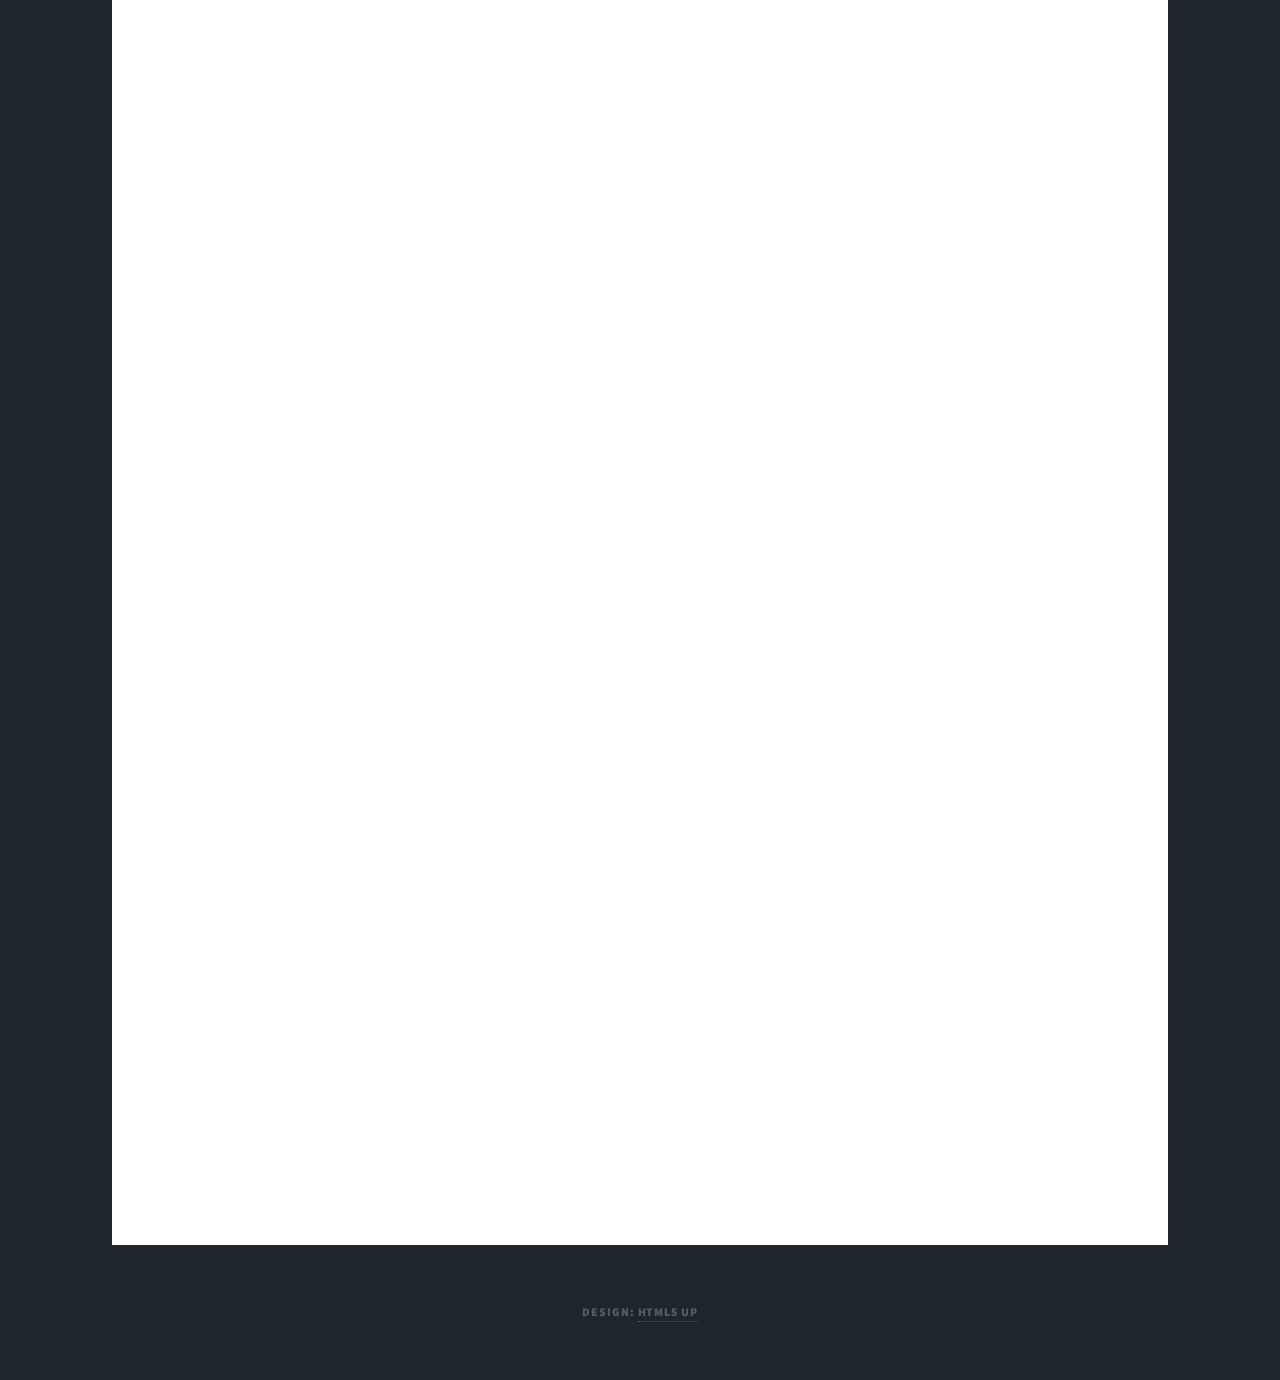
<file: exterior.html>
<!DOCTYPE HTML>
<!--
	Massively by HTML5 UP
	html5up.net | @ajlkn
	Free for personal and commercial use under the CCA 3.0 license (html5up.net/license)
-->
<html>
	<head>
		<title>Exterior</title>
		<meta charset="utf-8" />
		<meta name="viewport" content="width=device-width, initial-scale=1, user-scalable=no" />
		<link rel="stylesheet" href="assets/css/main.css" />
		<noscript><link rel="stylesheet" href="assets/css/noscript.css" /></noscript>
	</head>
	<body class="is-preload">

		<!-- Wrapper -->
			<div id="wrapper">

				<!-- Header -->
					<header id="header">
						<a href="index.html" class="logo">Exterior</a>
					</header>

				<!-- Nav -->
					<nav id="nav">
						<ul class="links">
							<li><a href="index.html">Do Zero</a></li>
							<li><a href="carteira.html">Carteira</a></li>
							<li><a href="rendafixa.html">Renda Fixa</a></li>
							<li><a href="fii.html">Fundos Imobiliários</a></li>
							<li><a href="acoes.html">Ações</a></li>
							<li class="active"><a href="exterior.html">Exterior</a></li>
							<li><a href="cripto.html">Criptomoedas</a></li>
						</ul>
						<ul class="icons">
							<li><a href="https://www.instagram.com/gabrielzim212/" class="icon brands fa-instagram"><span class="label">Instagram</span></a></li>
						</ul>
					</nav>

				<!-- Main -->
					<div id="main">

						<!-- Post -->
							<section class="post">
								<header class="major">
									<span class="date">Explicação</span>
									<h1>Por que investir<br />
									no Exterior?</h1>
									<p>Em momentos de crise brasileira, quando a Bovespa está caindo, o dólar faz um movimento contrário. Isso significa que em momentos pessimistas no mercado nacional, nossos investimentos em dólar servem como um colchão que amortecem a queda, mas não necessariamente significa que nossos ganhos também serão amortecidos, pois seu dinheiro ficará em ativos dolarizados, ou seja, essas empresas geram caixa, se valorizam por si só e colocam dinheiro no seu bolso ao longo de todo esse tempo.</p>
								<br>
									<a href="https://www.tradingview.com/chart/vYvC1te7/?symbol=BMFBOVESPA%3AIBOV">Gráfico Comparativo</a>

									<div class="image main"><img src="images/trading.png" alt="" /></div>
									<p>São inversos, o laranja é o dólar e o azul é a B3 (bolsa de valores). Quando uma sobe, a outra desce, e vice-versa.</p><br><br>
								
									<h1>Maneiras de<br />
										Investir</h1>

									<p>
										<br><b>Investimento direto no Exterior:</b> Abrir uma conta no exterior (em uma corretora estrangeira), enviar dinheiro do Brasil para os EUA e negociar diretamente lá, sujeitando-se a seus impostos, funcionamento de operações e regulamentos (Avenue, Ameritrade, InteractiveBrokers).<br><br><hr>
										<b>Offshore:</b> Abrir uma empresa no estrangeiro para fazer negócios. Isso possui um custo (caro), recomendado para quem possui e quer fazer um aporte maior, pois ajuda em termos tributários.
										<br><br><b>IBC (International Business Company):</b> É o mais completo, pois tem diretores, acionistas, capital social, etc; Por isso, é mais burocrática e complicado.
										<br><b>LLC (Limited Liability Company):</b> Offshore formada por mais de um membro, que recebe uma parcela de ações. A LLC é muito usada para a aquisição principalmente de Real Estate.
										<br><b>TRUST:</b> Mais complexa, funciona como um contrato para terceirizar a administração de bens e direitos de um settlor (outorgante) para um trustee (curador).<br><br><hr>
										<b>BDR (Brazilian Depositary Receipt):</b> Investe do país de origem e negocia recibos de investimentos do exterior, é a forma mais simples (Homebroker da corretora). Quando você faz a compra, você NÃO TEM A AÇÃO e sim o RECIBO.
										<br><br>Basicamente, um grande banco compra essas ações no exterior (fica custodiado) e ele te dá um recibo comprovando que você tem essas ações no exterior, porém, é possível converter isso em ações no momento que você quiser.
										<br><br><b>As BDRs Patrocinadas</b>, que possui numeração "32" ou "33", são a minoria. São as ações que a empresa decide emitir no exterior, listando-as na nossa bolsa.
										<br><b>A BDR Não-Patrociada</b>, que possui numeração "34" ou "35", é quando a B3 junto de um banco estrangeiro decidem fazer esse trâmite de deixar custodiado e negociar recibos aqui.
										O risco de se ter uma ação "não-patrocinada" é que seus direitos vão de encontro com os de país sede e a regulação vigente do exterior (chance baixa).<br><br><br>
									</p>

									<span class="date">Definições</span>

									<h1>Nomes e<br />
										Definições</h1>

									<p>
										<b>REIT (Real Estate Investment Trust):</b> são os Fundos Imobiliários Norte Americanos, algumas coisas diferem ele do FII brasileiro, tais como: o REIT não permite resgate (para sair, deve vender as cotas); Os REITs fazem todo o serviço que engloba um fundo imobiliário (administração, gestão, vende, aluga), ou seja, é tudo em um só; Podem se alavancar contraindo dívidas, pois os juros são menores, logo, pegar um empréstimo pode valer a pena; Escalas e Market Caps muito grandes; Geralmente focam em Logística, Hotéis e Lazer.
										Na média, os FIIs podem pagar mais dividendos que os REITs, isso porque nos EUA a legislação obriga a distribuição de 90% do Lucro Líquido, enquanto que a nossa legislação obriga uma distribuição de 95% do Lucro Líquido Ajustado ao Caixa por Semestre.<br><br>
										<b>ETF (Exchange Traded Funds):</b> é uma cesta de ações composta por empresas que tem ação na bolsa e representam algum índice (as mais negociadas, por exemplo). Na venda da ETF, será cobrado 20% de imposto sobre o lucro se vendido no mesmo dia, ou 15% se vender em dia diferente.<br><br>
										Em um guia de J.P.Morgan, <a href="https://am.jpmorgan.com/content/dam/jpm-am-aem/global/en/insights/market-insights/guide-to-the-markets/mi-guide-to-the-markets-us.pdf" target="_blank">"Guide to the Markers"</a>, no slide 64, é revelado que os REITs e a Bolsa de Valores Norte Americanas (S&P 500), as 500 maiores ações norte americanas, foram uma das maiores fontes de retorno anuais, como mostrado na imagem a seguir:
									</p>

									<div class="image main"><img src="images/retorno.png" alt="" /></div>

									<p>
										<b>Sempre analise a composição do ETF</b>, você pode encontrar esses dados buscando uma ação e abrindo seu relatório ou colocando no google "ETF (nome) Composition", em seguida, basta encontrar seus setores.<br><br>
									</p>

									<span class="date">Na Prática</span>

									<h1>Como comprar<br />
										esses ativos</h1>

									<p>
										O site e app da <a href="https://pit.avenue.us/operations/watchlist/explore" target="_blank">AVENUE</a> foi criado por brasileiros para investimentos no exterior, o que facilita muito o nosso lado.
									<br><br>
									1) Cadastre-se e faça um depósito.<br>
									2) Converta o valor para dólar (instantâneo ou D+1).<br>
									3) Clique em "Investimentos" na parte superior, selecione "Homebroker" e explore o mercado.<br>
									4) Na ordem de compra, "Limitada" é o valor inteiro de uma ação e "Mercado" é o valor fracionário.
									<br><br>
									Assim como o Brasil possui o Fundo Garantidor de Crédito (FGC), que protege os correntistas em até R$ 250.000,00 reais, os EUA também possuem uma forma de proteção, o SIPC (Securities Investor Protection Corporation), que protege até U$ 500.000,00 dólares. Ou seja, se a corretora quebrar, você terá direito a esse valor dos seus investimentos.<br><br>
									</p>

									<span class="date">Fontes</span>

									<h1>Vídeos<br />
										Recomendados</h1>

								</header>	

								<div class="img_center">
									<iframe id="videos" width="100%" height="500" src="https://www.youtube.com/embed/JPoET42se1g" title="YouTube Exterior 1" frameborder="0" allow="accelerometer; autoplay; clipboard-write; encrypted-media; gyroscope; picture-in-picture" allowfullscreen></iframe>
                				</div>

								<div class="img_center">
									<iframe id="videos" width="100%" height="500" src="https://www.youtube.com/embed/nFvaFN2Vhas" title="YouTube Exterior 2" frameborder="0" allow="accelerometer; autoplay; clipboard-write; encrypted-media; gyroscope; picture-in-picture" allowfullscreen></iframe>
                				</div>
								
								<div class="img_center">
									<iframe id="videos" width="100%" height="500" src="https://www.youtube.com/embed/3xJa12TsQBY" title="YouTube Exterior 3" frameborder="0" allow="accelerometer; autoplay; clipboard-write; encrypted-media; gyroscope; picture-in-picture" allowfullscreen></iframe>
                				</div>

								<div class="img_center">
									<iframe id="videos" width="100%" height="500" src="https://www.youtube.com/embed/_sVic1Anq8M" title="YouTube Exterior 4" frameborder="0" allow="accelerometer; autoplay; clipboard-write; encrypted-media; gyroscope; picture-in-picture" allowfullscreen></iframe>
                				</div>

								<div class="img_center">
									<iframe id="videos" width="100%" height="500" src="https://www.youtube.com/embed/nqyNGeOaoZY" title="YouTube Exterior 6" frameborder="0" allow="accelerometer; autoplay; clipboard-write; encrypted-media; gyroscope; picture-in-picture" allowfullscreen></iframe>
                				</div>

							</section>

						</div>
					</div>

				<!-- Footer 
					<footer id="footer">
						<section>
							<form method="post" action="#">
								<div class="fields">
									<div class="field">
										<label for="name">Name</label>
										<input type="text" name="name" id="name" />
									</div>
									<div class="field">
										<label for="email">Email</label>
										<input type="text" name="email" id="email" />
									</div>
									<div class="field">
										<label for="message">Message</label>
										<textarea name="message" id="message" rows="3"></textarea>
									</div>
								</div>
								<ul class="actions">
									<li><input type="submit" value="Send Message" /></li>
								</ul>
							</form>
						</section>
						<section class="split contact">
							<section class="alt">
								<h3>Address</h3>
								<p>1234 Somewhere Road #87257<br />
								Nashville, TN 00000-0000</p>
							</section>
							<section>
								<h3>Phone</h3>
								<p><a href="#">(000) 000-0000</a></p>
							</section>
							<section>
								<h3>Email</h3>
								<p><a href="#">info@untitled.tld</a></p>
							</section>
							<section>
								<h3>Social</h3>
								<ul class="icons alt">
									<li><a href="#" class="icon brands alt fa-twitter"><span class="label">Twitter</span></a></li>
									<li><a href="#" class="icon brands alt fa-facebook-f"><span class="label">Facebook</span></a></li>
									<li><a href="#" class="icon brands alt fa-instagram"><span class="label">Instagram</span></a></li>
									<li><a href="#" class="icon brands alt fa-github"><span class="label">GitHub</span></a></li>
								</ul>
							</section>
						</section>
					</footer> -->

				<!-- Copyright -->
				<div id="copyright">
					<!--<ul><li>&copy; Untitled </li> </ul> --> 
					<ul><li>Design: <a href="https://html5up.net" target="_blank">HTML5 UP</a></li></ul>
				</div>
		</div>

	<!-- Scripts -->
		<script src="assets/js/jquery.min.js"></script>
		<script src="assets/js/jquery.scrollex.min.js"></script>
		<script src="assets/js/jquery.scrolly.min.js"></script>
		<script src="assets/js/browser.min.js"></script>
		<script src="assets/js/breakpoints.min.js"></script>
		<script src="assets/js/util.js"></script>
		<script src="assets/js/main.js"></script>

</body>
</html>
</file>
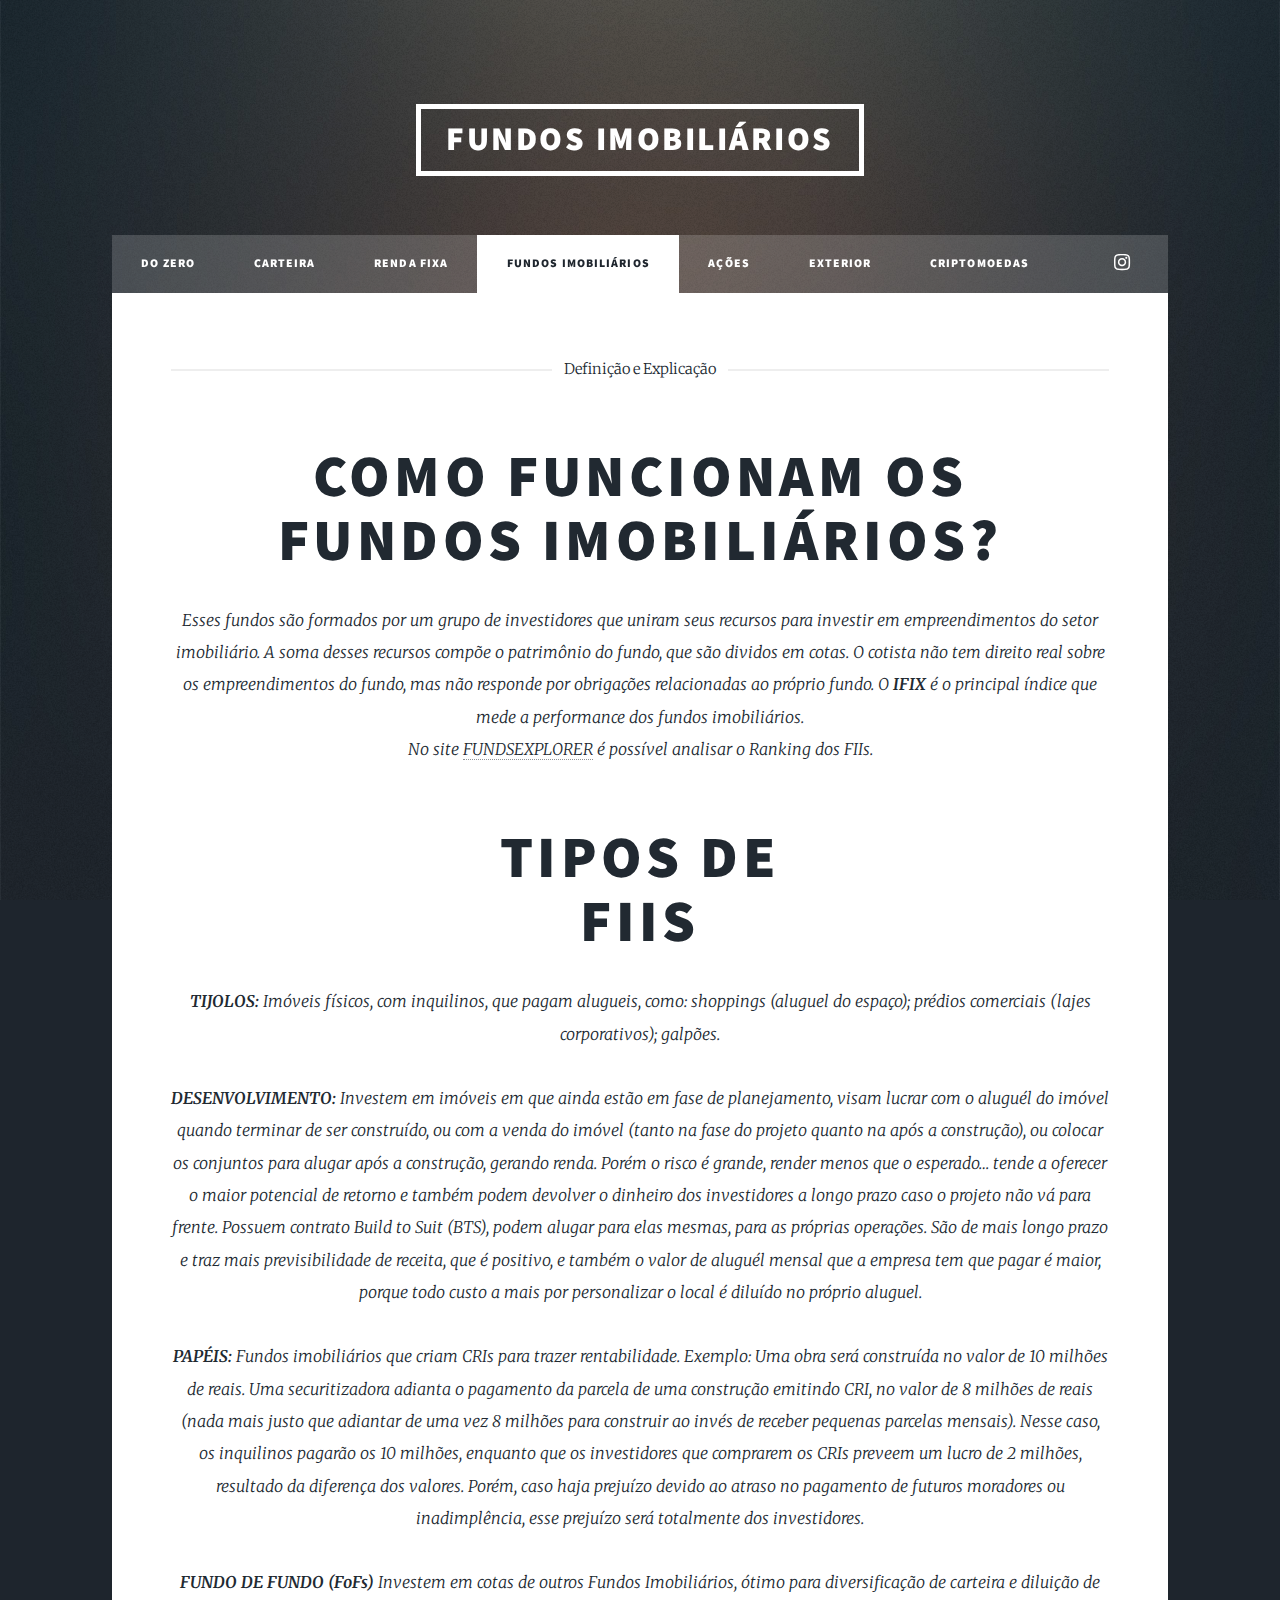
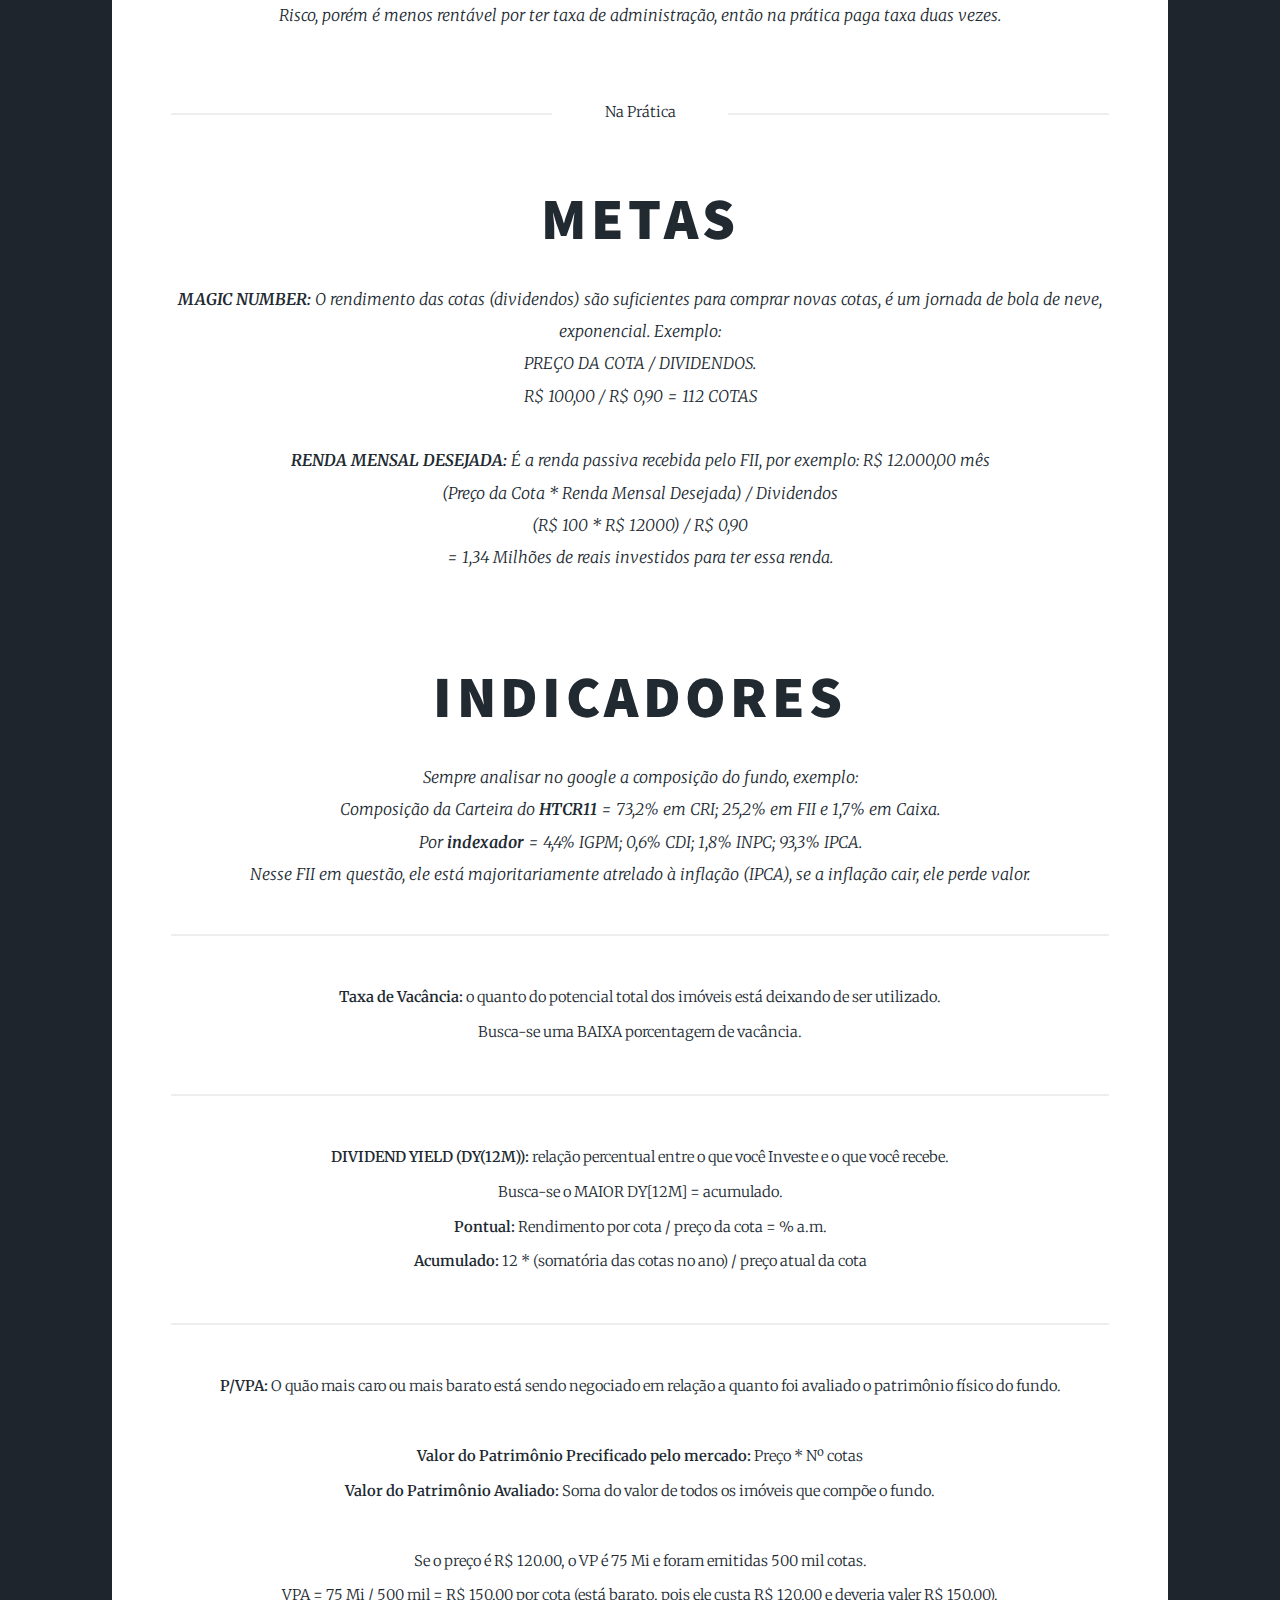
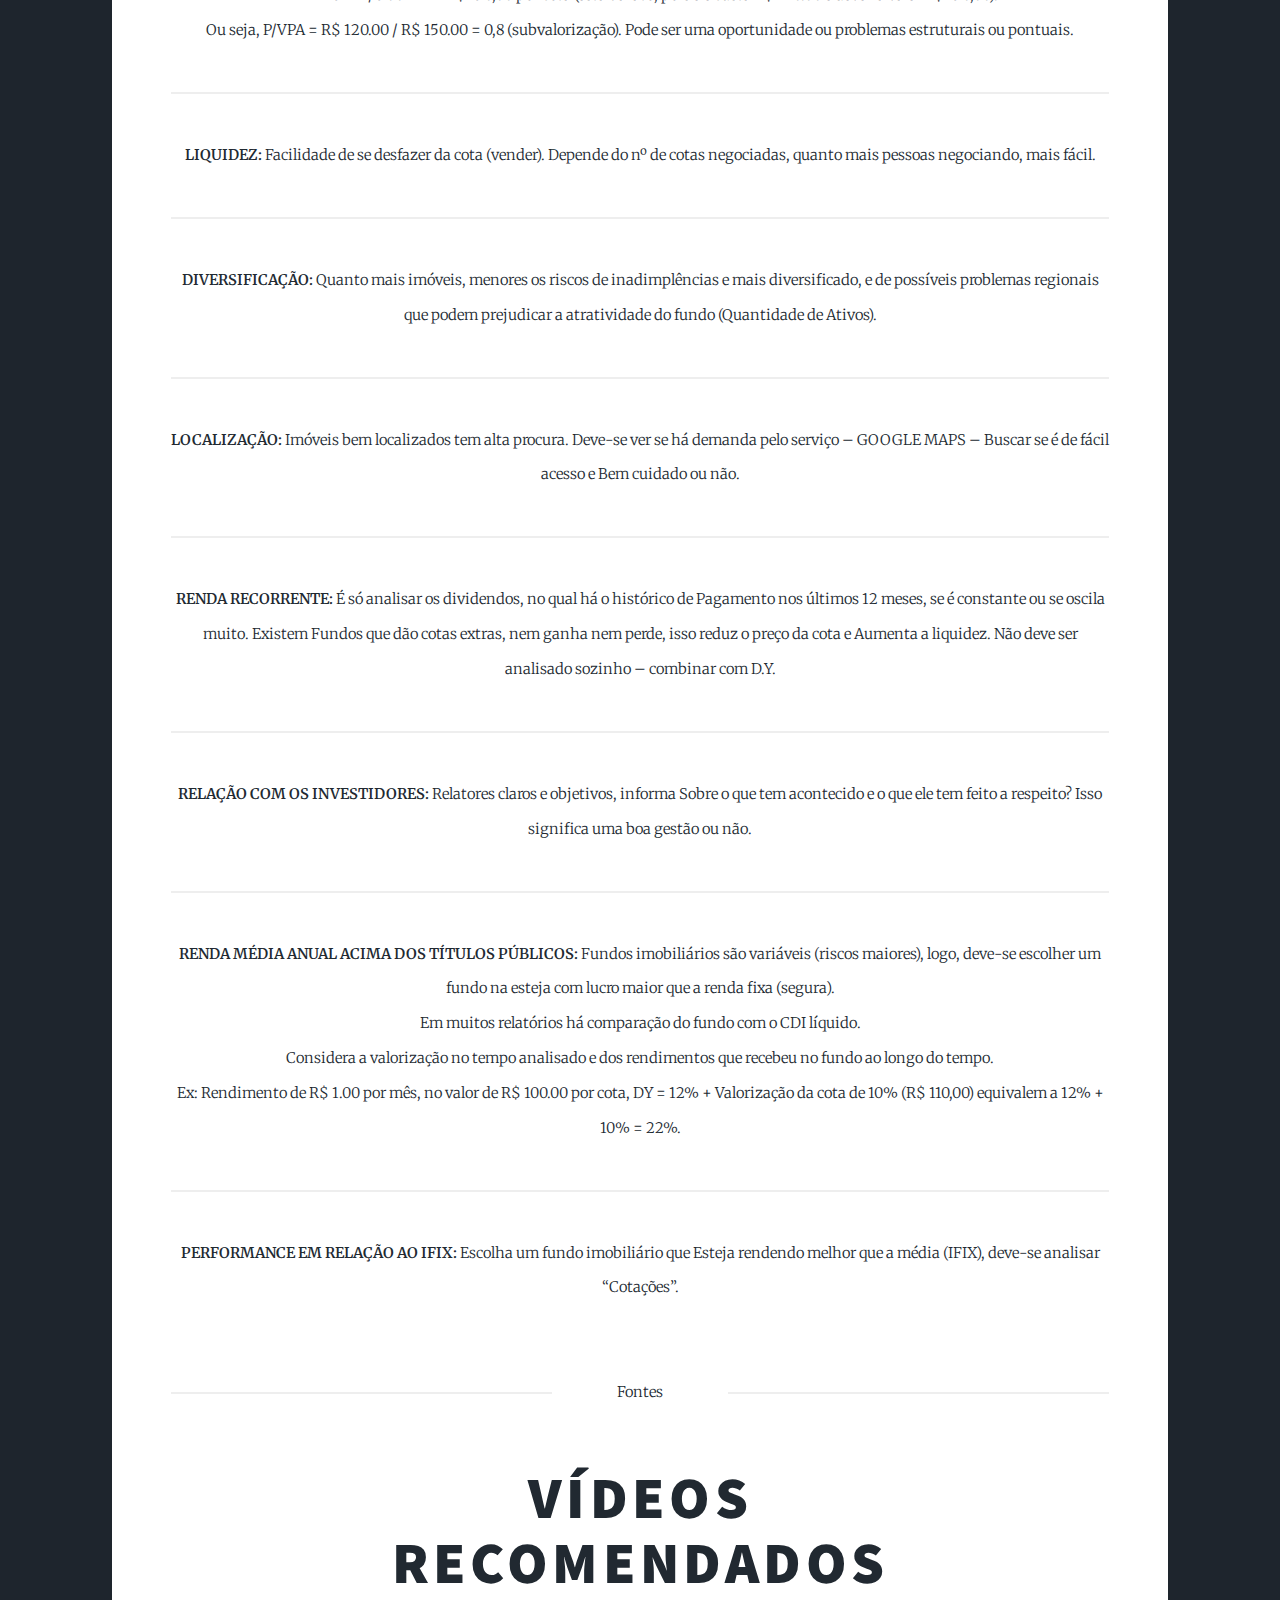
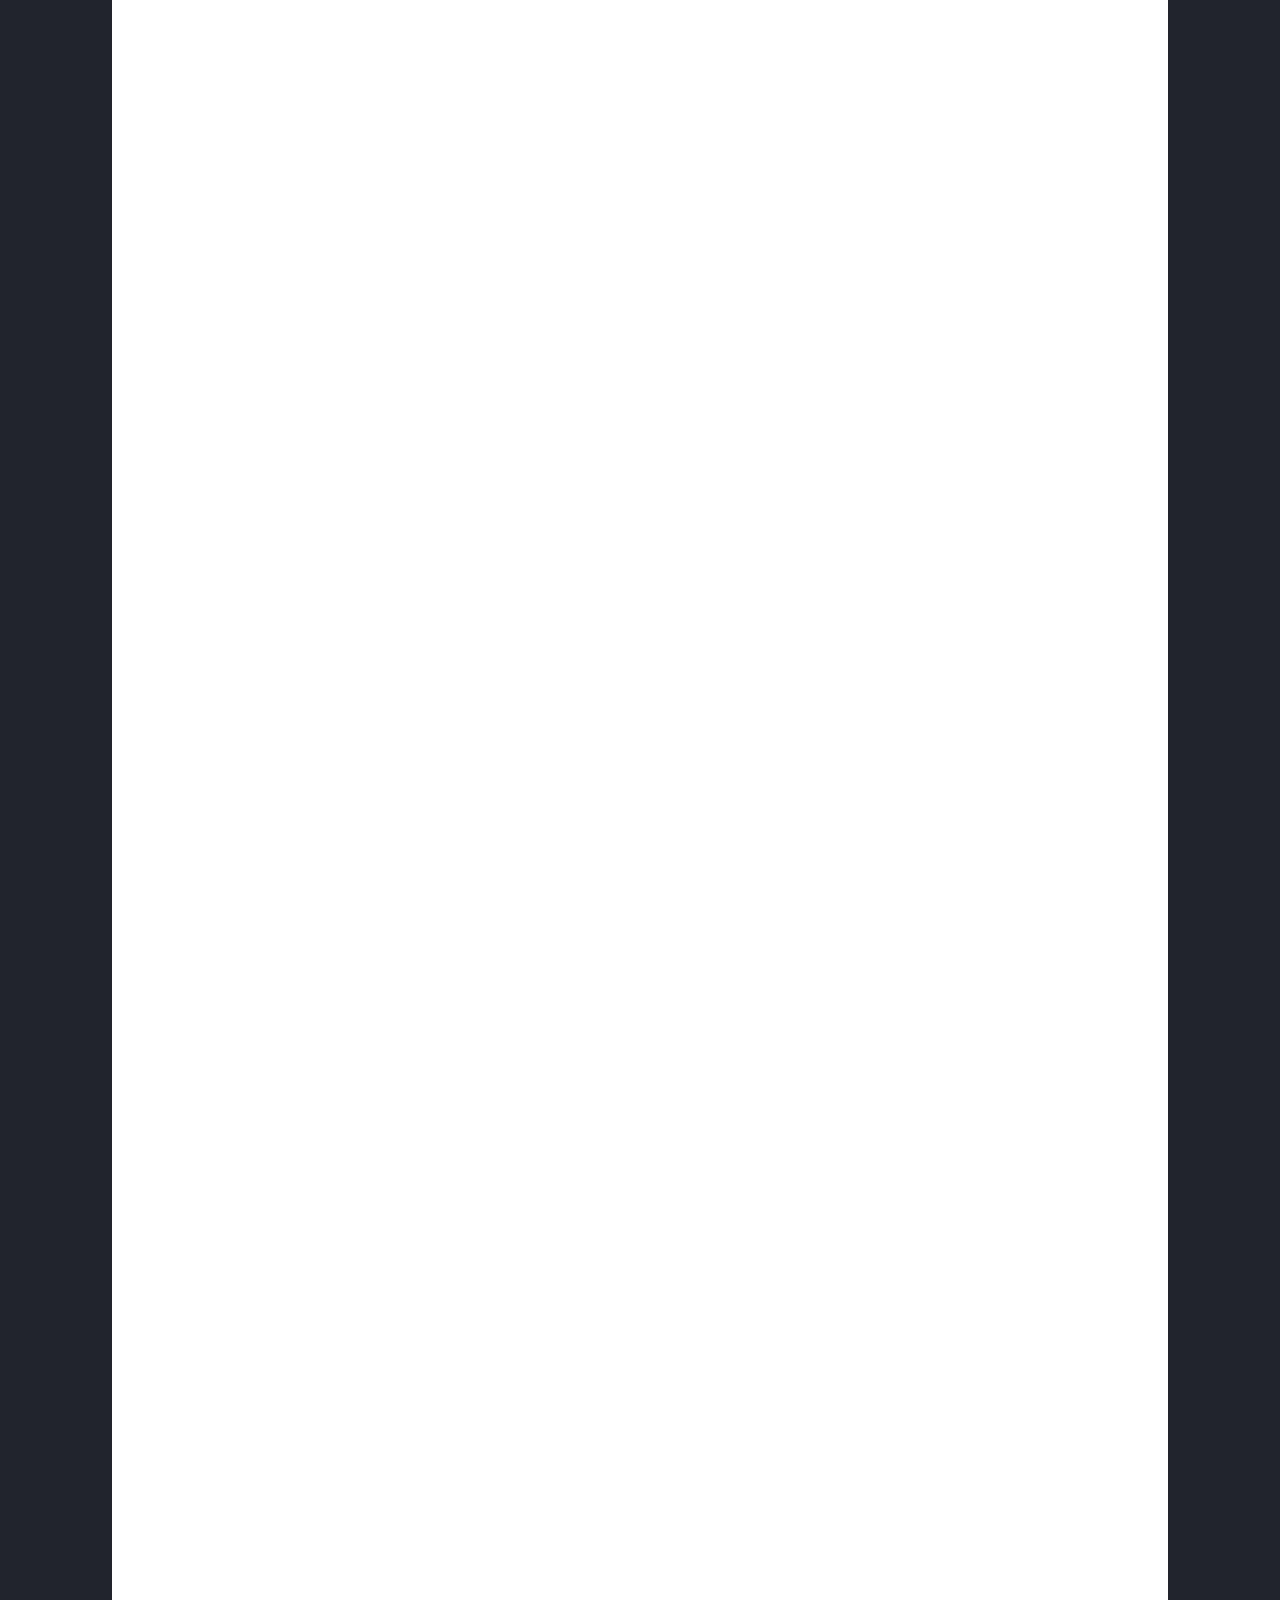
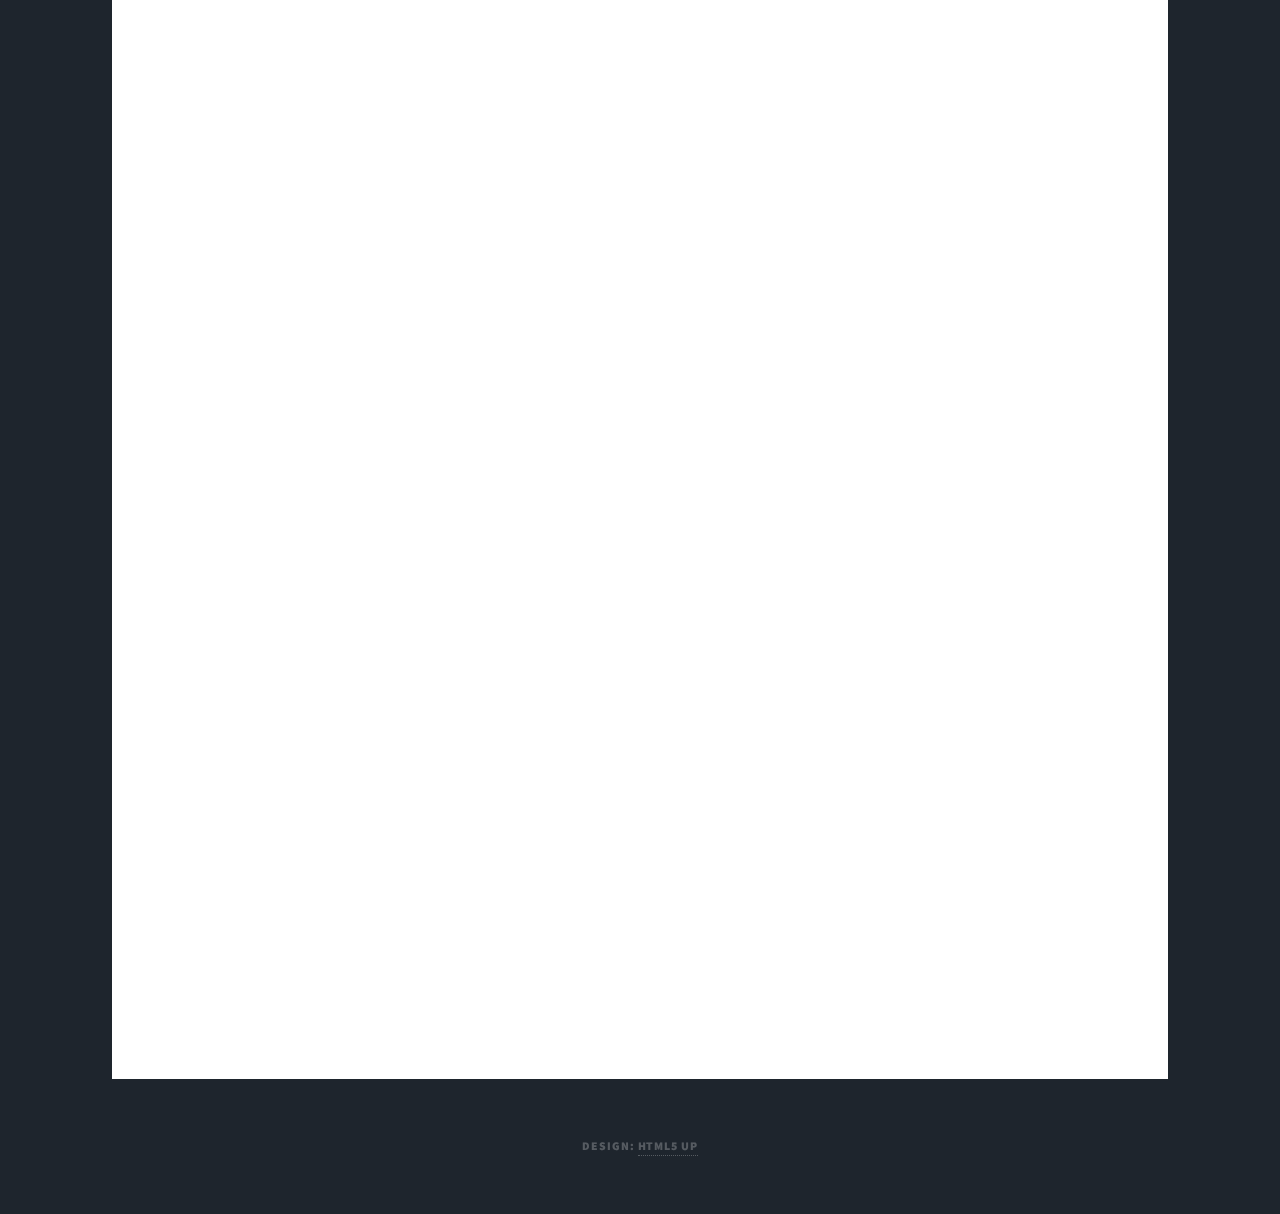
<file: fii.html>
<!DOCTYPE HTML>
<!--
	Massively by HTML5 UP
	html5up.net | @ajlkn
	Free for personal and commercial use under the CCA 3.0 license (html5up.net/license)
-->
<html>
	<head>
		<title>Fundos Imobiliários</title>
		<meta charset="utf-8" />
		<meta name="viewport" content="width=device-width, initial-scale=1, user-scalable=no" />
		<link rel="stylesheet" href="assets/css/main.css" />
		<noscript><link rel="stylesheet" href="assets/css/noscript.css" /></noscript>
	</head>
	<body class="is-preload">

		<!-- Wrapper -->
			<div id="wrapper">

				<!-- Header -->
					<header id="header">
						<a href="index.html" class="logo">Fundos Imobiliários</a>
					</header>

				<!-- Nav -->
					<nav id="nav">
						<ul class="links">
							<li><a href="index.html">Do Zero</a></li>
							<li><a href="carteira.html">Carteira</a></li>
							<li><a href="rendafixa.html">Renda Fixa</a></li>
							<li class="active"><a href="fii.html">Fundos Imobiliários</a></li>
							<li><a href="acoes.html">Ações</a></li>
							<li><a href="exterior.html">Exterior</a></li>
							<li><a href="cripto.html">Criptomoedas</a></li>
						</ul>
						<ul class="icons">
							<li><a href="https://www.instagram.com/gabrielzim212/" class="icon brands fa-instagram"><span class="label">Instagram</span></a></li>
						</ul>
					</nav>

				<!-- Main -->
					<div id="main">

						<!-- Post -->
							<section class="post">
								<header class="major">
									<span class="date">Definição e Explicação</span>
									<h1>Como funcionam os<br />
										Fundos Imobiliários?</h1>
									<p>
										Esses fundos são formados por um grupo de investidores que uniram seus recursos para investir em empreendimentos do setor imobiliário. A soma desses recursos compõe o patrimônio do fundo, que são dividos em cotas. O cotista não tem direito real sobre os empreendimentos do fundo, mas não responde por obrigações relacionadas ao próprio fundo. O <b>IFIX</b> é o principal índice que mede a performance dos fundos imobiliários.
										<br>No site <a href="https://www.fundsexplorer.com.br/ranking" target="_blank">FUNDSEXPLORER</a> é possível analisar o Ranking dos FIIs.
										<br><br>
									</p>	

									<h1>Tipos de <br />
										FIIs</h1>
									
									<p>
										<b>TIJOLOS:</b> Imóveis físicos, com inquilinos, que pagam alugueis, como: shoppings (aluguel do espaço); prédios comerciais (lajes corporativos); galpões.<br><br>
										<b>DESENVOLVIMENTO:</b> Investem em imóveis em que ainda estão em fase de planejamento, visam lucrar com o aluguél do imóvel quando terminar de ser construído, ou com a venda do imóvel (tanto na fase do projeto quanto na após a construção), ou colocar os conjuntos para alugar após a construção, gerando renda. Porém o risco é grande, render menos que o esperado… tende a oferecer o maior potencial de retorno e também podem devolver o dinheiro dos investidores a longo prazo caso o projeto não vá para frente. Possuem contrato Build to Suit (BTS), podem alugar para elas mesmas, para as próprias operações. São de mais longo prazo e traz mais previsibilidade de receita, que é positivo, e também o valor de aluguél mensal que a empresa tem que pagar é maior, porque todo custo a mais por personalizar o local é diluído no próprio aluguel.<br><br>
										<b>PAPÉIS:</b> Fundos imobiliários que criam CRIs para trazer rentabilidade. Exemplo: Uma obra será construída no valor de 10 milhões de reais. Uma securitizadora adianta o pagamento da parcela de uma construção emitindo CRI, no valor de 8 milhões de reais (nada mais justo que adiantar de uma vez 8 milhões para construir ao invés de receber pequenas parcelas mensais). Nesse caso, os inquilinos pagarão os 10 milhões, enquanto que os investidores que comprarem os CRIs preveem um lucro de 2 milhões, resultado da diferença dos valores. Porém, caso haja prejuízo devido ao atraso no pagamento de futuros moradores ou inadimplência, esse prejuízo será totalmente dos investidores.<br><br>
										<b>FUNDO DE FUNDO (FoFs)</b> Investem em cotas de outros Fundos Imobiliários, ótimo para diversificação de carteira e diluição de Risco, porém é menos rentável por ter taxa de administração, então na prática paga taxa duas vezes.<br><br><br>
									</p>

									<span class="date">Na Prática</span>

									<h1>Metas</h1>

									<p>
										<b>MAGIC NUMBER:</b> O rendimento das cotas (dividendos) são suficientes para comprar novas cotas, é um jornada de bola de neve, exponencial. Exemplo:
										<br>PREÇO DA COTA / DIVIDENDOS.
										<br>R$ 100,00 / R$ 0,90 = 112 COTAS
										<br><br>

										<b>RENDA MENSAL DESEJADA:</b> É a renda passiva recebida pelo FII, por exemplo: R$ 12.000,00 mês
										<br>(Preço da Cota * Renda Mensal Desejada) / Dividendos
										<br>(R$ 100 * R$ 12000) / R$ 0,90
										<br>= 1,34 Milhões de reais investidos para ter essa renda.
										<br><br><br>
									</p>


									<h1>Indicadores</h1>

									<p>
										Sempre analisar no google a composição do fundo, exemplo:<br>Composição da Carteira do <b>HTCR11</b> = 73,2% em CRI; 25,2% em FII e 1,7% em Caixa.<br>Por <b>indexador</b> = 4,4% IGPM; 0,6% CDI; 1,8% INPC; 93,3% IPCA.<br>Nesse FII em questão, ele está majoritariamente atrelado à inflação (IPCA), se a inflação cair, ele perde valor.<br><hr>

										<b>Taxa de Vacância:</b> o quanto do potencial total dos imóveis está deixando de ser utilizado.<br>Busca-se uma BAIXA porcentagem de vacância.<br><hr>

										<b>DIVIDEND YIELD (DY(12M)):</b> relação percentual entre o que você Investe e o que você recebe.<br>Busca-se o MAIOR DY[12M] = acumulado.<br><b>Pontual:</b> Rendimento por cota / preço da cota = % a.m.<br><b>Acumulado:</b> 12 * (somatória das cotas no ano) / preço atual da cota<br><hr>
										
										<b>P/VPA:</b> O quão mais caro ou mais barato está sendo negociado em relação a quanto foi avaliado o patrimônio físico do fundo.<br><br><b>Valor do Patrimônio Precificado pelo mercado:</b> Preço * Nº cotas<br><b>Valor do Patrimônio Avaliado:</b> Soma do valor de todos os imóveis que compõe o fundo.<br><br>Se o preço é R$ 120.00, o VP é 75 Mi e foram emitidas 500 mil cotas.<br>VPA = 75 Mi / 500 mil = R$ 150,00 por cota (está barato, pois ele custa R$ 120.00 e deveria valer R$ 150,00).<br>Ou seja, P/VPA = R$ 120.00 / R$ 150.00 = 0,8 (subvalorização). Pode ser uma oportunidade ou problemas estruturais ou pontuais.<br><hr>

										<b>LIQUIDEZ:</b> Facilidade de se desfazer da cota (vender). Depende do nº de cotas negociadas,	quanto mais pessoas negociando, mais fácil.<br><hr>

										<b>DIVERSIFICAÇÃO:</b> Quanto mais imóveis, menores os riscos de inadimplências e mais diversificado, e de possíveis problemas regionais que podem prejudicar a atratividade do fundo (Quantidade de Ativos).<br><hr>

										<b>LOCALIZAÇÃO:</b> Imóveis bem localizados tem alta procura. Deve-se ver se há demanda pelo serviço – GOOGLE MAPS – Buscar se é de fácil acesso e Bem cuidado ou não.<br><hr>

										<b>RENDA RECORRENTE:</b> É só analisar os dividendos, no qual há o histórico de Pagamento nos últimos 12 meses, se é constante ou se oscila muito. Existem Fundos que dão cotas extras, nem ganha nem perde, isso reduz o preço da cota e Aumenta a liquidez. Não deve ser analisado sozinho – combinar com D.Y.<br><hr>

										<b>RELAÇÃO COM OS INVESTIDORES:</b> Relatores claros e objetivos, informa Sobre o que tem acontecido e o que ele tem feito a respeito? Isso significa uma boa gestão ou não.<br><hr>

										<b>RENDA MÉDIA ANUAL ACIMA DOS TÍTULOS PÚBLICOS:</b> Fundos imobiliários são variáveis (riscos maiores), logo, deve-se escolher um fundo na esteja com lucro maior que a renda fixa (segura).<br>Em muitos relatórios há comparação do fundo com o CDI líquido.<br>Considera a valorização no tempo analisado e dos rendimentos que recebeu no fundo ao longo do tempo.<br>Ex: Rendimento de R$ 1.00 por mês, no valor de R$ 100.00 por cota, DY = 12% + Valorização da cota de 10% (R$ 110,00) equivalem a 12% + 10% = 22%.<br><hr>

										<b>PERFORMANCE EM RELAÇÃO AO IFIX:</b> Escolha um fundo imobiliário que Esteja rendendo melhor que a média (IFIX), deve-se analisar “Cotações”.<br><br><br>
									</p>


									

									<span class="date">Fontes</span>

									<h1>Vídeos<br />
										Recomendados</h1>

								</header>	

								<div class="img_center">
									<iframe id="videos" width="100%" height="500" src="https://www.youtube.com/embed/VUwU9wt2s7w" title="Youtube FII 1" frameborder="0" allow="accelerometer; autoplay; clipboard-write; encrypted-media; gyroscope; picture-in-picture" allowfullscreen></iframe>
								</div>

								<div class="img_center">
									<iframe id="videos" width="100%" height="500" src="https://www.youtube.com/embed/_zknW0Uooho" title="Youtube FII 2" frameborder="0" allow="accelerometer; autoplay; clipboard-write; encrypted-media; gyroscope; picture-in-picture" allowfullscreen></iframe>
								</div>
								
								<div class="img_center">
									<iframe id="videos" width="100%" height="500" src="https://www.youtube.com/embed/ZBpSwp5Q7WQ" title="Youtube FII 3" frameborder="0" allow="accelerometer; autoplay; clipboard-write; encrypted-media; gyroscope; picture-in-picture" allowfullscreen></iframe>
								</div>

								<div class="img_center">
									<iframe id="videos" width="100%" height="500" src="https://www.youtube.com/embed/PPYg9hef0Yg?start=106" title="YouTube FII 4" frameborder="0" allow="accelerometer; autoplay; clipboard-write; encrypted-media; gyroscope; picture-in-picture" allowfullscreen></iframe>
								</div>

								<div class="img_center">
									<iframe id="videos" width="100%" height="500" src="https://www.youtube.com/embed/q0sDFMubm4M" title="YouTube video player" frameborder="0" allow="accelerometer; autoplay; clipboard-write; encrypted-media; gyroscope; picture-in-picture" allowfullscreen></iframe>
								</div>
							</section>

						</div>
					</div>

				<!-- Footer 
					<footer id="footer">
						<section>
							<form method="post" action="#">
								<div class="fields">
									<div class="field">
										<label for="name">Name</label>
										<input type="text" name="name" id="name" />
									</div>
									<div class="field">
										<label for="email">Email</label>
										<input type="text" name="email" id="email" />
									</div>
									<div class="field">
										<label for="message">Message</label>
										<textarea name="message" id="message" rows="3"></textarea>
									</div>
								</div>
								<ul class="actions">
									<li><input type="submit" value="Send Message" /></li>
								</ul>
							</form>
						</section>
						<section class="split contact">
							<section class="alt">
								<h3>Address</h3>
								<p>1234 Somewhere Road #87257<br />
								Nashville, TN 00000-0000</p>
							</section>
							<section>
								<h3>Phone</h3>
								<p><a href="#">(000) 000-0000</a></p>
							</section>
							<section>
								<h3>Email</h3>
								<p><a href="#">info@untitled.tld</a></p>
							</section>
							<section>
								<h3>Social</h3>
								<ul class="icons alt">
									<li><a href="#" class="icon brands alt fa-twitter"><span class="label">Twitter</span></a></li>
									<li><a href="#" class="icon brands alt fa-facebook-f"><span class="label">Facebook</span></a></li>
									<li><a href="#" class="icon brands alt fa-instagram"><span class="label">Instagram</span></a></li>
									<li><a href="#" class="icon brands alt fa-github"><span class="label">GitHub</span></a></li>
								</ul>
							</section>
						</section>
					</footer> -->

				<!-- Copyright -->
				<div id="copyright">
					<!--<ul><li>&copy; Untitled </li> </ul> --> 
					<ul><li>Design: <a href="https://html5up.net" target="_blank">HTML5 UP</a></li></ul>
				</div>
		</div>

	<!-- Scripts -->
		<script src="assets/js/jquery.min.js"></script>
		<script src="assets/js/jquery.scrollex.min.js"></script>
		<script src="assets/js/jquery.scrolly.min.js"></script>
		<script src="assets/js/browser.min.js"></script>
		<script src="assets/js/breakpoints.min.js"></script>
		<script src="assets/js/util.js"></script>
		<script src="assets/js/main.js"></script>

</body>
</html>
</file>
<file: assets/css/main.css>
@import url(fontawesome-all.min.css);
@import url("https://fonts.googleapis.com/css?family=Merriweather:300,700,300italic,700italic|Source+Sans+Pro:900");

/*
	Massively by HTML5 UP
	html5up.net | @ajlkn
	Free for personal and commercial use under the CCA 3.0 license (html5up.net/license)
*/

html, body, div, span, applet, object,
iframe, h1, h2, h3, h4, h5, h6, p, blockquote,
pre, a, abbr, acronym, address, big, cite,
code, del, dfn, em, img, ins, kbd, q, s, samp,
small, strike, strong, sub, sup, tt, var, b,
u, i, center, dl, dt, dd, ol, ul, li, fieldset,
form, label, legend, table, caption, tbody,
tfoot, thead, tr, th, td, article, aside,
canvas, details, embed, figure, figcaption,
footer, header, hgroup, menu, nav, output, ruby,
section, summary, time, mark, audio, video {
	margin: 0;
	padding: 0;
	border: 0;
	font-size: 100%;
	font: inherit;
	vertical-align: baseline;}

#videos{
	padding-bottom: 10%;

}

article, aside, details, figcaption, figure,
footer, header, hgroup, menu, nav, section {
	display: block;}

body {
	line-height: 1;
}

ol, ul {
	list-style: none;
}

blockquote, q {
	quotes: none;
}

	blockquote:before, blockquote:after, q:before, q:after {
		content: '';
		content: none;
	}

table {
	border-collapse: collapse;
	border-spacing: 0;
}

body {
	-webkit-text-size-adjust: none;
}

mark {
	background-color: transparent;
	color: inherit;
}

input::-moz-focus-inner {
	border: 0;
	padding: 0;
}

input, select, textarea {
	-moz-appearance: none;
	-webkit-appearance: none;
	-ms-appearance: none;
	appearance: none;
}

/* Basic */

	@-ms-viewport {
		width: device-width;
	}

	body {
		-ms-overflow-style: scrollbar;
	}

	@media screen and (max-width: 480px) {

		html, body {
			min-width: 320px;
		}

	}

	html {
		box-sizing: border-box;
	}

	*, *:before, *:after {
		box-sizing: inherit;
	}

	body {
		background-color: #1e252d;
	}

		body.is-preload *, body.is-preload *:before, body.is-preload *:after {
			-moz-animation: none !important;
			-webkit-animation: none !important;
			-ms-animation: none !important;
			animation: none !important;
			-moz-transition: none !important;
			-webkit-transition: none !important;
			-ms-transition: none !important;
			transition: none !important;
		}

/* Type */

	html {
		font-size: 16pt;
	}

		@media screen and (max-width: 1680px) {

			html {
				font-size: 12pt;
			}

		}

		@media screen and (max-width: 1280px) {

			html {
				font-size: 11pt;
			}

		}

		@media screen and (max-width: 360px) {

			html {
				font-size: 10pt;
			}

		}

	body {
		color: #212931;
	}

	body, input, select, textarea {
		font-family: "Merriweather", Georgia, serif;
		font-weight: 300;
		font-size: 1rem;
		line-height: 2.375;
	}

	a {
		-moz-transition: color 0.2s ease-in-out, background-color 0.2s ease-in-out, border-color 0.2s ease-in-out, box-shadow 0.2s ease-in-out;
		-webkit-transition: color 0.2s ease-in-out, background-color 0.2s ease-in-out, border-color 0.2s ease-in-out, box-shadow 0.2s ease-in-out;
		-ms-transition: color 0.2s ease-in-out, background-color 0.2s ease-in-out, border-color 0.2s ease-in-out, box-shadow 0.2s ease-in-out;
		transition: color 0.2s ease-in-out, background-color 0.2s ease-in-out, border-color 0.2s ease-in-out, box-shadow 0.2s ease-in-out;
		border-bottom: dotted 1px;
		text-decoration: none;
	}

		a:hover {
			border-bottom-color: transparent;
		}

	strong, b {
		font-weight: 600;
	}

	em, i {
		font-style: italic;
	}

	p {
		text-align: justify;
		margin: 0 0 2rem 0;
	}

	h1, h2, h3, h4, h5, h6 {
		font-family: "Source Sans Pro", Helvetica, sans-serif;
		font-weight: 900;
		line-height: 1.5;
		letter-spacing: 0.075em;
		text-transform: uppercase;
		margin: 0 0 1rem 0;
	}

		h1 a, h2 a, h3 a, h4 a, h5 a, h6 a {
			border-bottom: 0;
			color: inherit;
			text-decoration: none;
		}

	h1 {
		font-size: 4rem;
		line-height: 1.1;
		margin: 0 0 2rem 0;
	}

	h2 {
		font-size: 1.75rem;
		line-height: 1.3;
		margin: 0 0 1.5rem 0;
	}

	h3 {
		font-size: 1.25rem;
		margin: 0 0 1.5rem 0;
	}

	h4 {
		font-size: 1rem;
	}

	h5 {
		font-size: 0.9rem;
	}

	h6 {
		font-size: 0.8rem;
	}

	sub {
		font-size: 0.8rem;
		position: relative;
		top: 0.5rem;
	}

	sup {
		font-size: 0.8rem;
		position: relative;
		top: -0.5rem;
	}

	blockquote {
		border-left: solid 4px;
		font-style: italic;
		margin: 0 0 2rem 0;
		padding: 0.5rem 0 0.5rem 2rem;
	}

	code {
		border: solid 2px;
		font-family: "Courier New", monospace;
		font-size: 0.9rem;
		margin: 0 0.25rem;
		padding: 0.25rem 0.65rem;
	}

	pre {
		-webkit-overflow-scrolling: touch;
		font-family: "Courier New", monospace;
		font-size: 0.9rem;
		margin: 0 0 2rem 0;
	}

		pre code {
			display: block;
			line-height: 1.75;
			padding: 1rem 1.5rem;
			overflow-x: auto;
		}

	hr {
		border: 0;
		border-bottom: solid 2px;
		margin: 3rem 0;
	}

		hr.major {
			margin: 5rem 0;
		}

	.align-left {
		text-align: left;
	}

	.align-center {
		text-align: center;
	}

	.align-right {
		text-align: right;
	}

	input, select, textarea {
		color: #212931;
	}

	a {
		color: #212931;
		border-bottom-color: rgba(33, 41, 49, 0.5);
	}

		a:hover {
			border-bottom-color: transparent;
			color: #18bfef !important;
		}

	strong, b {
		color: #212931;
	}

	h1, h2, h3, h4, h5, h6 {
		color: #212931;
	}

	blockquote {
		border-left-color: #eeeeee;
	}

	code {
		background: rgba(220, 220, 220, 0.25);
		border-color: #eeeeee;
	}

	hr {
		border-bottom-color: #eeeeee;
	}

/* Row */

	.row {
		display: flex;
		flex-wrap: wrap;
		box-sizing: border-box;
		align-items: stretch;
	}

		.row > * {
			box-sizing: border-box;
		}

		.row.gtr-uniform > * > :last-child {
			margin-bottom: 0;
		}

		.row.aln-left {
			justify-content: flex-start;
		}

		.row.aln-center {
			justify-content: center;
		}

		.row.aln-right {
			justify-content: flex-end;
		}

		.row.aln-top {
			align-items: flex-start;
		}

		.row.aln-middle {
			align-items: center;
		}

		.row.aln-bottom {
			align-items: flex-end;
		}

		.row > .imp {
			order: -1;
		}

		.row > .col-1 {
			width: 8.33333%;
		}

		.row > .off-1 {
			margin-left: 8.33333%;
		}

		.row > .col-2 {
			width: 16.66667%;
		}

		.row > .off-2 {
			margin-left: 16.66667%;
		}

		.row > .col-3 {
			width: 25%;
		}

		.row > .off-3 {
			margin-left: 25%;
		}

		.row > .col-4 {
			width: 33.33333%;
		}

		.row > .off-4 {
			margin-left: 33.33333%;
		}

		.row > .col-5 {
			width: 41.66667%;
		}

		.row > .off-5 {
			margin-left: 41.66667%;
		}

		.row > .col-6 {
			width: 50%;
		}

		.row > .off-6 {
			margin-left: 50%;
		}

		.row > .col-7 {
			width: 58.33333%;
		}

		.row > .off-7 {
			margin-left: 58.33333%;
		}

		.row > .col-8 {
			width: 66.66667%;
		}

		.row > .off-8 {
			margin-left: 66.66667%;
		}

		.row > .col-9 {
			width: 75%;
		}

		.row > .off-9 {
			margin-left: 75%;
		}

		.row > .col-10 {
			width: 83.33333%;
		}

		.row > .off-10 {
			margin-left: 83.33333%;
		}

		.row > .col-11 {
			width: 91.66667%;
		}

		.row > .off-11 {
			margin-left: 91.66667%;
		}

		.row > .col-12 {
			width: 100%;
		}

		.row > .off-12 {
			margin-left: 100%;
		}

		.row.gtr-0 {
			margin-top: 0;
			margin-left: 0rem;
		}

			.row.gtr-0 > * {
				padding: 0 0 0 0rem;
			}

			.row.gtr-0.gtr-uniform {
				margin-top: 0rem;
			}

				.row.gtr-0.gtr-uniform > * {
					padding-top: 0rem;
				}

		.row.gtr-25 {
			margin-top: 0;
			margin-left: -0.375rem;
		}

			.row.gtr-25 > * {
				padding: 0 0 0 0.375rem;
			}

			.row.gtr-25.gtr-uniform {
				margin-top: -0.375rem;
			}

				.row.gtr-25.gtr-uniform > * {
					padding-top: 0.375rem;
				}

		.row.gtr-50 {
			margin-top: 0;
			margin-left: -0.75rem;
		}

			.row.gtr-50 > * {
				padding: 0 0 0 0.75rem;
			}

			.row.gtr-50.gtr-uniform {
				margin-top: -0.75rem;
			}

				.row.gtr-50.gtr-uniform > * {
					padding-top: 0.75rem;
				}

		.row {
			margin-top: 0;
			margin-left: -1.5rem;
		}

			.row > * {
				padding: 0 0 0 1.5rem;
			}

			.row.gtr-uniform {
				margin-top: -1.5rem;
			}

				.row.gtr-uniform > * {
					padding-top: 1.5rem;
				}

		.row.gtr-150 {
			margin-top: 0;
			margin-left: -2.25rem;
		}

			.row.gtr-150 > * {
				padding: 0 0 0 2.25rem;
			}

			.row.gtr-150.gtr-uniform {
				margin-top: -2.25rem;
			}

				.row.gtr-150.gtr-uniform > * {
					padding-top: 2.25rem;
				}

		.row.gtr-200 {
			margin-top: 0;
			margin-left: -3rem;
		}

			.row.gtr-200 > * {
				padding: 0 0 0 3rem;
			}

			.row.gtr-200.gtr-uniform {
				margin-top: -3rem;
			}

				.row.gtr-200.gtr-uniform > * {
					padding-top: 3rem;
				}

		@media screen and (max-width: 1680px) {

			.row {
				display: flex;
				flex-wrap: wrap;
				box-sizing: border-box;
				align-items: stretch;
			}

				.row > * {
					box-sizing: border-box;
				}

				.row.gtr-uniform > * > :last-child {
					margin-bottom: 0;
				}

				.row.aln-left {
					justify-content: flex-start;
				}

				.row.aln-center {
					justify-content: center;
				}

				.row.aln-right {
					justify-content: flex-end;
				}

				.row.aln-top {
					align-items: flex-start;
				}

				.row.aln-middle {
					align-items: center;
				}

				.row.aln-bottom {
					align-items: flex-end;
				}

				.row > .imp-xlarge {
					order: -1;
				}

				.row > .col-1-xlarge {
					width: 8.33333%;
				}

				.row > .off-1-xlarge {
					margin-left: 8.33333%;
				}

				.row > .col-2-xlarge {
					width: 16.66667%;
				}

				.row > .off-2-xlarge {
					margin-left: 16.66667%;
				}

				.row > .col-3-xlarge {
					width: 25%;
				}

				.row > .off-3-xlarge {
					margin-left: 25%;
				}

				.row > .col-4-xlarge {
					width: 33.33333%;
				}

				.row > .off-4-xlarge {
					margin-left: 33.33333%;
				}

				.row > .col-5-xlarge {
					width: 41.66667%;
				}

				.row > .off-5-xlarge {
					margin-left: 41.66667%;
				}

				.row > .col-6-xlarge {
					width: 50%;
				}

				.row > .off-6-xlarge {
					margin-left: 50%;
				}

				.row > .col-7-xlarge {
					width: 58.33333%;
				}

				.row > .off-7-xlarge {
					margin-left: 58.33333%;
				}

				.row > .col-8-xlarge {
					width: 66.66667%;
				}

				.row > .off-8-xlarge {
					margin-left: 66.66667%;
				}

				.row > .col-9-xlarge {
					width: 75%;
				}

				.row > .off-9-xlarge {
					margin-left: 75%;
				}

				.row > .col-10-xlarge {
					width: 83.33333%;
				}

				.row > .off-10-xlarge {
					margin-left: 83.33333%;
				}

				.row > .col-11-xlarge {
					width: 91.66667%;
				}

				.row > .off-11-xlarge {
					margin-left: 91.66667%;
				}

				.row > .col-12-xlarge {
					width: 100%;
				}

				.row > .off-12-xlarge {
					margin-left: 100%;
				}

				.row.gtr-0 {
					margin-top: 0;
					margin-left: 0rem;
				}

					.row.gtr-0 > * {
						padding: 0 0 0 0rem;
					}

					.row.gtr-0.gtr-uniform {
						margin-top: 0rem;
					}

						.row.gtr-0.gtr-uniform > * {
							padding-top: 0rem;
						}

				.row.gtr-25 {
					margin-top: 0;
					margin-left: -0.375rem;
				}

					.row.gtr-25 > * {
						padding: 0 0 0 0.375rem;
					}

					.row.gtr-25.gtr-uniform {
						margin-top: -0.375rem;
					}

						.row.gtr-25.gtr-uniform > * {
							padding-top: 0.375rem;
						}

				.row.gtr-50 {
					margin-top: 0;
					margin-left: -0.75rem;
				}

					.row.gtr-50 > * {
						padding: 0 0 0 0.75rem;
					}

					.row.gtr-50.gtr-uniform {
						margin-top: -0.75rem;
					}

						.row.gtr-50.gtr-uniform > * {
							padding-top: 0.75rem;
						}

				.row {
					margin-top: 0;
					margin-left: -1.5rem;
				}

					.row > * {
						padding: 0 0 0 1.5rem;
					}

					.row.gtr-uniform {
						margin-top: -1.5rem;
					}

						.row.gtr-uniform > * {
							padding-top: 1.5rem;
						}

				.row.gtr-150 {
					margin-top: 0;
					margin-left: -2.25rem;
				}

					.row.gtr-150 > * {
						padding: 0 0 0 2.25rem;
					}

					.row.gtr-150.gtr-uniform {
						margin-top: -2.25rem;
					}

						.row.gtr-150.gtr-uniform > * {
							padding-top: 2.25rem;
						}

				.row.gtr-200 {
					margin-top: 0;
					margin-left: -3rem;
				}

					.row.gtr-200 > * {
						padding: 0 0 0 3rem;
					}

					.row.gtr-200.gtr-uniform {
						margin-top: -3rem;
					}

						.row.gtr-200.gtr-uniform > * {
							padding-top: 3rem;
						}

		}

		@media screen and (max-width: 1280px) {

			.row {
				display: flex;
				flex-wrap: wrap;
				box-sizing: border-box;
				align-items: stretch;
			}

				.row > * {
					box-sizing: border-box;
				}

				.row.gtr-uniform > * > :last-child {
					margin-bottom: 0;
				}

				.row.aln-left {
					justify-content: flex-start;
				}

				.row.aln-center {
					justify-content: center;
				}

				.row.aln-right {
					justify-content: flex-end;
				}

				.row.aln-top {
					align-items: flex-start;
				}

				.row.aln-middle {
					align-items: center;
				}

				.row.aln-bottom {
					align-items: flex-end;
				}

				.row > .imp-large {
					order: -1;
				}

				.row > .col-1-large {
					width: 8.33333%;
				}

				.row > .off-1-large {
					margin-left: 8.33333%;
				}

				.row > .col-2-large {
					width: 16.66667%;
				}

				.row > .off-2-large {
					margin-left: 16.66667%;
				}

				.row > .col-3-large {
					width: 25%;
				}

				.row > .off-3-large {
					margin-left: 25%;
				}

				.row > .col-4-large {
					width: 33.33333%;
				}

				.row > .off-4-large {
					margin-left: 33.33333%;
				}

				.row > .col-5-large {
					width: 41.66667%;
				}

				.row > .off-5-large {
					margin-left: 41.66667%;
				}

				.row > .col-6-large {
					width: 50%;
				}

				.row > .off-6-large {
					margin-left: 50%;
				}

				.row > .col-7-large {
					width: 58.33333%;
				}

				.row > .off-7-large {
					margin-left: 58.33333%;
				}

				.row > .col-8-large {
					width: 66.66667%;
				}

				.row > .off-8-large {
					margin-left: 66.66667%;
				}

				.row > .col-9-large {
					width: 75%;
				}

				.row > .off-9-large {
					margin-left: 75%;
				}

				.row > .col-10-large {
					width: 83.33333%;
				}

				.row > .off-10-large {
					margin-left: 83.33333%;
				}

				.row > .col-11-large {
					width: 91.66667%;
				}

				.row > .off-11-large {
					margin-left: 91.66667%;
				}

				.row > .col-12-large {
					width: 100%;
				}

				.row > .off-12-large {
					margin-left: 100%;
				}

				.row.gtr-0 {
					margin-top: 0;
					margin-left: 0rem;
				}

					.row.gtr-0 > * {
						padding: 0 0 0 0rem;
					}

					.row.gtr-0.gtr-uniform {
						margin-top: 0rem;
					}

						.row.gtr-0.gtr-uniform > * {
							padding-top: 0rem;
						}

				.row.gtr-25 {
					margin-top: 0;
					margin-left: -0.375rem;
				}

					.row.gtr-25 > * {
						padding: 0 0 0 0.375rem;
					}

					.row.gtr-25.gtr-uniform {
						margin-top: -0.375rem;
					}

						.row.gtr-25.gtr-uniform > * {
							padding-top: 0.375rem;
						}

				.row.gtr-50 {
					margin-top: 0;
					margin-left: -0.75rem;
				}

					.row.gtr-50 > * {
						padding: 0 0 0 0.75rem;
					}

					.row.gtr-50.gtr-uniform {
						margin-top: -0.75rem;
					}

						.row.gtr-50.gtr-uniform > * {
							padding-top: 0.75rem;
						}

				.row {
					margin-top: 0;
					margin-left: -1.5rem;
				}

					.row > * {
						padding: 0 0 0 1.5rem;
					}

					.row.gtr-uniform {
						margin-top: -1.5rem;
					}

						.row.gtr-uniform > * {
							padding-top: 1.5rem;
						}

				.row.gtr-150 {
					margin-top: 0;
					margin-left: -2.25rem;
				}

					.row.gtr-150 > * {
						padding: 0 0 0 2.25rem;
					}

					.row.gtr-150.gtr-uniform {
						margin-top: -2.25rem;
					}

						.row.gtr-150.gtr-uniform > * {
							padding-top: 2.25rem;
						}

				.row.gtr-200 {
					margin-top: 0;
					margin-left: -3rem;
				}

					.row.gtr-200 > * {
						padding: 0 0 0 3rem;
					}

					.row.gtr-200.gtr-uniform {
						margin-top: -3rem;
					}

						.row.gtr-200.gtr-uniform > * {
							padding-top: 3rem;
						}

		}

		@media screen and (max-width: 980px) {

			.row {
				display: flex;
				flex-wrap: wrap;
				box-sizing: border-box;
				align-items: stretch;
			}

				.row > * {
					box-sizing: border-box;
				}

				.row.gtr-uniform > * > :last-child {
					margin-bottom: 0;
				}

				.row.aln-left {
					justify-content: flex-start;
				}

				.row.aln-center {
					justify-content: center;
				}

				.row.aln-right {
					justify-content: flex-end;
				}

				.row.aln-top {
					align-items: flex-start;
				}

				.row.aln-middle {
					align-items: center;
				}

				.row.aln-bottom {
					align-items: flex-end;
				}

				.row > .imp-medium {
					order: -1;
				}

				.row > .col-1-medium {
					width: 8.33333%;
				}

				.row > .off-1-medium {
					margin-left: 8.33333%;
				}

				.row > .col-2-medium {
					width: 16.66667%;
				}

				.row > .off-2-medium {
					margin-left: 16.66667%;
				}

				.row > .col-3-medium {
					width: 25%;
				}

				.row > .off-3-medium {
					margin-left: 25%;
				}

				.row > .col-4-medium {
					width: 33.33333%;
				}

				.row > .off-4-medium {
					margin-left: 33.33333%;
				}

				.row > .col-5-medium {
					width: 41.66667%;
				}

				.row > .off-5-medium {
					margin-left: 41.66667%;
				}

				.row > .col-6-medium {
					width: 50%;
				}

				.row > .off-6-medium {
					margin-left: 50%;
				}

				.row > .col-7-medium {
					width: 58.33333%;
				}

				.row > .off-7-medium {
					margin-left: 58.33333%;
				}

				.row > .col-8-medium {
					width: 66.66667%;
				}

				.row > .off-8-medium {
					margin-left: 66.66667%;
				}

				.row > .col-9-medium {
					width: 75%;
				}

				.row > .off-9-medium {
					margin-left: 75%;
				}

				.row > .col-10-medium {
					width: 83.33333%;
				}

				.row > .off-10-medium {
					margin-left: 83.33333%;
				}

				.row > .col-11-medium {
					width: 91.66667%;
				}

				.row > .off-11-medium {
					margin-left: 91.66667%;
				}

				.row > .col-12-medium {
					width: 100%;
				}

				.row > .off-12-medium {
					margin-left: 100%;
				}

				.row.gtr-0 {
					margin-top: 0;
					margin-left: 0rem;
				}

					.row.gtr-0 > * {
						padding: 0 0 0 0rem;
					}

					.row.gtr-0.gtr-uniform {
						margin-top: 0rem;
					}

						.row.gtr-0.gtr-uniform > * {
							padding-top: 0rem;
						}

				.row.gtr-25 {
					margin-top: 0;
					margin-left: -0.375rem;
				}

					.row.gtr-25 > * {
						padding: 0 0 0 0.375rem;
					}

					.row.gtr-25.gtr-uniform {
						margin-top: -0.375rem;
					}

						.row.gtr-25.gtr-uniform > * {
							padding-top: 0.375rem;
						}

				.row.gtr-50 {
					margin-top: 0;
					margin-left: -0.75rem;
				}

					.row.gtr-50 > * {
						padding: 0 0 0 0.75rem;
					}

					.row.gtr-50.gtr-uniform {
						margin-top: -0.75rem;
					}

						.row.gtr-50.gtr-uniform > * {
							padding-top: 0.75rem;
						}

				.row {
					margin-top: 0;
					margin-left: -1.5rem;
				}

					.row > * {
						padding: 0 0 0 1.5rem;
					}

					.row.gtr-uniform {
						margin-top: -1.5rem;
					}

						.row.gtr-uniform > * {
							padding-top: 1.5rem;
						}

				.row.gtr-150 {
					margin-top: 0;
					margin-left: -2.25rem;
				}

					.row.gtr-150 > * {
						padding: 0 0 0 2.25rem;
					}

					.row.gtr-150.gtr-uniform {
						margin-top: -2.25rem;
					}

						.row.gtr-150.gtr-uniform > * {
							padding-top: 2.25rem;
						}

				.row.gtr-200 {
					margin-top: 0;
					margin-left: -3rem;
				}

					.row.gtr-200 > * {
						padding: 0 0 0 3rem;
					}

					.row.gtr-200.gtr-uniform {
						margin-top: -3rem;
					}

						.row.gtr-200.gtr-uniform > * {
							padding-top: 3rem;
						}

		}

		@media screen and (max-width: 736px) {

			.row {
				display: flex;
				flex-wrap: wrap;
				box-sizing: border-box;
				align-items: stretch;
			}

				.row > * {
					box-sizing: border-box;
				}

				.row.gtr-uniform > * > :last-child {
					margin-bottom: 0;
				}

				.row.aln-left {
					justify-content: flex-start;
				}

				.row.aln-center {
					justify-content: center;
				}

				.row.aln-right {
					justify-content: flex-end;
				}

				.row.aln-top {
					align-items: flex-start;
				}

				.row.aln-middle {
					align-items: center;
				}

				.row.aln-bottom {
					align-items: flex-end;
				}

				.row > .imp-small {
					order: -1;
				}

				.row > .col-1-small {
					width: 8.33333%;
				}

				.row > .off-1-small {
					margin-left: 8.33333%;
				}

				.row > .col-2-small {
					width: 16.66667%;
				}

				.row > .off-2-small {
					margin-left: 16.66667%;
				}

				.row > .col-3-small {
					width: 25%;
				}

				.row > .off-3-small {
					margin-left: 25%;
				}

				.row > .col-4-small {
					width: 33.33333%;
				}

				.row > .off-4-small {
					margin-left: 33.33333%;
				}

				.row > .col-5-small {
					width: 41.66667%;
				}

				.row > .off-5-small {
					margin-left: 41.66667%;
				}

				.row > .col-6-small {
					width: 50%;
				}

				.row > .off-6-small {
					margin-left: 50%;
				}

				.row > .col-7-small {
					width: 58.33333%;
				}

				.row > .off-7-small {
					margin-left: 58.33333%;
				}

				.row > .col-8-small {
					width: 66.66667%;
				}

				.row > .off-8-small {
					margin-left: 66.66667%;
				}

				.row > .col-9-small {
					width: 75%;
				}

				.row > .off-9-small {
					margin-left: 75%;
				}

				.row > .col-10-small {
					width: 83.33333%;
				}

				.row > .off-10-small {
					margin-left: 83.33333%;
				}

				.row > .col-11-small {
					width: 91.66667%;
				}

				.row > .off-11-small {
					margin-left: 91.66667%;
				}

				.row > .col-12-small {
					width: 100%;
				}

				.row > .off-12-small {
					margin-left: 100%;
				}

				.row.gtr-0 {
					margin-top: 0;
					margin-left: 0rem;
				}

					.row.gtr-0 > * {
						padding: 0 0 0 0rem;
					}

					.row.gtr-0.gtr-uniform {
						margin-top: 0rem;
					}

						.row.gtr-0.gtr-uniform > * {
							padding-top: 0rem;
						}

				.row.gtr-25 {
					margin-top: 0;
					margin-left: -0.375rem;
				}

					.row.gtr-25 > * {
						padding: 0 0 0 0.375rem;
					}

					.row.gtr-25.gtr-uniform {
						margin-top: -0.375rem;
					}

						.row.gtr-25.gtr-uniform > * {
							padding-top: 0.375rem;
						}

				.row.gtr-50 {
					margin-top: 0;
					margin-left: -0.75rem;
				}

					.row.gtr-50 > * {
						padding: 0 0 0 0.75rem;
					}

					.row.gtr-50.gtr-uniform {
						margin-top: -0.75rem;
					}

						.row.gtr-50.gtr-uniform > * {
							padding-top: 0.75rem;
						}

				.row {
					margin-top: 0;
					margin-left: -1.5rem;
				}

					.row > * {
						padding: 0 0 0 1.5rem;
					}

					.row.gtr-uniform {
						margin-top: -1.5rem;
					}

						.row.gtr-uniform > * {
							padding-top: 1.5rem;
						}

				.row.gtr-150 {
					margin-top: 0;
					margin-left: -2.25rem;
				}

					.row.gtr-150 > * {
						padding: 0 0 0 2.25rem;
					}

					.row.gtr-150.gtr-uniform {
						margin-top: -2.25rem;
					}

						.row.gtr-150.gtr-uniform > * {
							padding-top: 2.25rem;
						}

				.row.gtr-200 {
					margin-top: 0;
					margin-left: -3rem;
				}

					.row.gtr-200 > * {
						padding: 0 0 0 3rem;
					}

					.row.gtr-200.gtr-uniform {
						margin-top: -3rem;
					}

						.row.gtr-200.gtr-uniform > * {
							padding-top: 3rem;
						}

		}

		@media screen and (max-width: 480px) {

			.row {
				display: flex;
				flex-wrap: wrap;
				box-sizing: border-box;
				align-items: stretch;
			}

				.row > * {
					box-sizing: border-box;
				}

				.row.gtr-uniform > * > :last-child {
					margin-bottom: 0;
				}

				.row.aln-left {
					justify-content: flex-start;
				}

				.row.aln-center {
					justify-content: center;
				}

				.row.aln-right {
					justify-content: flex-end;
				}

				.row.aln-top {
					align-items: flex-start;
				}

				.row.aln-middle {
					align-items: center;
				}

				.row.aln-bottom {
					align-items: flex-end;
				}

				.row > .imp-xsmall {
					order: -1;
				}

				.row > .col-1-xsmall {
					width: 8.33333%;
				}

				.row > .off-1-xsmall {
					margin-left: 8.33333%;
				}

				.row > .col-2-xsmall {
					width: 16.66667%;
				}

				.row > .off-2-xsmall {
					margin-left: 16.66667%;
				}

				.row > .col-3-xsmall {
					width: 25%;
				}

				.row > .off-3-xsmall {
					margin-left: 25%;
				}

				.row > .col-4-xsmall {
					width: 33.33333%;
				}

				.row > .off-4-xsmall {
					margin-left: 33.33333%;
				}

				.row > .col-5-xsmall {
					width: 41.66667%;
				}

				.row > .off-5-xsmall {
					margin-left: 41.66667%;
				}

				.row > .col-6-xsmall {
					width: 50%;
				}

				.row > .off-6-xsmall {
					margin-left: 50%;
				}

				.row > .col-7-xsmall {
					width: 58.33333%;
				}

				.row > .off-7-xsmall {
					margin-left: 58.33333%;
				}

				.row > .col-8-xsmall {
					width: 66.66667%;
				}

				.row > .off-8-xsmall {
					margin-left: 66.66667%;
				}

				.row > .col-9-xsmall {
					width: 75%;
				}

				.row > .off-9-xsmall {
					margin-left: 75%;
				}

				.row > .col-10-xsmall {
					width: 83.33333%;
				}

				.row > .off-10-xsmall {
					margin-left: 83.33333%;
				}

				.row > .col-11-xsmall {
					width: 91.66667%;
				}

				.row > .off-11-xsmall {
					margin-left: 91.66667%;
				}

				.row > .col-12-xsmall {
					width: 100%;
				}

				.row > .off-12-xsmall {
					margin-left: 100%;
				}

				.row.gtr-0 {
					margin-top: 0;
					margin-left: 0rem;
				}

					.row.gtr-0 > * {
						padding: 0 0 0 0rem;
					}

					.row.gtr-0.gtr-uniform {
						margin-top: 0rem;
					}

						.row.gtr-0.gtr-uniform > * {
							padding-top: 0rem;
						}

				.row.gtr-25 {
					margin-top: 0;
					margin-left: -0.375rem;
				}

					.row.gtr-25 > * {
						padding: 0 0 0 0.375rem;
					}

					.row.gtr-25.gtr-uniform {
						margin-top: -0.375rem;
					}

						.row.gtr-25.gtr-uniform > * {
							padding-top: 0.375rem;
						}

				.row.gtr-50 {
					margin-top: 0;
					margin-left: -0.75rem;
				}

					.row.gtr-50 > * {
						padding: 0 0 0 0.75rem;
					}

					.row.gtr-50.gtr-uniform {
						margin-top: -0.75rem;
					}

						.row.gtr-50.gtr-uniform > * {
							padding-top: 0.75rem;
						}

				.row {
					margin-top: 0;
					margin-left: -1.5rem;
				}

					.row > * {
						padding: 0 0 0 1.5rem;
					}

					.row.gtr-uniform {
						margin-top: -1.5rem;
					}

						.row.gtr-uniform > * {
							padding-top: 1.5rem;
						}

				.row.gtr-150 {
					margin-top: 0;
					margin-left: -2.25rem;
				}

					.row.gtr-150 > * {
						padding: 0 0 0 2.25rem;
					}

					.row.gtr-150.gtr-uniform {
						margin-top: -2.25rem;
					}

						.row.gtr-150.gtr-uniform > * {
							padding-top: 2.25rem;
						}

				.row.gtr-200 {
					margin-top: 0;
					margin-left: -3rem;
				}

					.row.gtr-200 > * {
						padding: 0 0 0 3rem;
					}

					.row.gtr-200.gtr-uniform {
						margin-top: -3rem;
					}

						.row.gtr-200.gtr-uniform > * {
							padding-top: 3rem;
						}

		}

		@media screen and (max-width: 360px) {

			.row {
				display: flex;
				flex-wrap: wrap;
				box-sizing: border-box;
				align-items: stretch;
			}

				.row > * {
					box-sizing: border-box;
				}

				.row.gtr-uniform > * > :last-child {
					margin-bottom: 0;
				}

				.row.aln-left {
					justify-content: flex-start;
				}

				.row.aln-center {
					justify-content: center;
				}

				.row.aln-right {
					justify-content: flex-end;
				}

				.row.aln-top {
					align-items: flex-start;
				}

				.row.aln-middle {
					align-items: center;
				}

				.row.aln-bottom {
					align-items: flex-end;
				}

				.row > .imp-xxsmall {
					order: -1;
				}

				.row > .col-1-xxsmall {
					width: 8.33333%;
				}

				.row > .off-1-xxsmall {
					margin-left: 8.33333%;
				}

				.row > .col-2-xxsmall {
					width: 16.66667%;
				}

				.row > .off-2-xxsmall {
					margin-left: 16.66667%;
				}

				.row > .col-3-xxsmall {
					width: 25%;
				}

				.row > .off-3-xxsmall {
					margin-left: 25%;
				}

				.row > .col-4-xxsmall {
					width: 33.33333%;
				}

				.row > .off-4-xxsmall {
					margin-left: 33.33333%;
				}

				.row > .col-5-xxsmall {
					width: 41.66667%;
				}

				.row > .off-5-xxsmall {
					margin-left: 41.66667%;
				}

				.row > .col-6-xxsmall {
					width: 50%;
				}

				.row > .off-6-xxsmall {
					margin-left: 50%;
				}

				.row > .col-7-xxsmall {
					width: 58.33333%;
				}

				.row > .off-7-xxsmall {
					margin-left: 58.33333%;
				}

				.row > .col-8-xxsmall {
					width: 66.66667%;
				}

				.row > .off-8-xxsmall {
					margin-left: 66.66667%;
				}

				.row > .col-9-xxsmall {
					width: 75%;
				}

				.row > .off-9-xxsmall {
					margin-left: 75%;
				}

				.row > .col-10-xxsmall {
					width: 83.33333%;
				}

				.row > .off-10-xxsmall {
					margin-left: 83.33333%;
				}

				.row > .col-11-xxsmall {
					width: 91.66667%;
				}

				.row > .off-11-xxsmall {
					margin-left: 91.66667%;
				}

				.row > .col-12-xxsmall {
					width: 100%;
				}

				.row > .off-12-xxsmall {
					margin-left: 100%;
				}

				.row.gtr-0 {
					margin-top: 0;
					margin-left: 0rem;
				}

					.row.gtr-0 > * {
						padding: 0 0 0 0rem;
					}

					.row.gtr-0.gtr-uniform {
						margin-top: 0rem;
					}

						.row.gtr-0.gtr-uniform > * {
							padding-top: 0rem;
						}

				.row.gtr-25 {
					margin-top: 0;
					margin-left: -0.375rem;
				}

					.row.gtr-25 > * {
						padding: 0 0 0 0.375rem;
					}

					.row.gtr-25.gtr-uniform {
						margin-top: -0.375rem;
					}

						.row.gtr-25.gtr-uniform > * {
							padding-top: 0.375rem;
						}

				.row.gtr-50 {
					margin-top: 0;
					margin-left: -0.75rem;
				}

					.row.gtr-50 > * {
						padding: 0 0 0 0.75rem;
					}

					.row.gtr-50.gtr-uniform {
						margin-top: -0.75rem;
					}

						.row.gtr-50.gtr-uniform > * {
							padding-top: 0.75rem;
						}

				.row {
					margin-top: 0;
					margin-left: -1.5rem;
				}

					.row > * {
						padding: 0 0 0 1.5rem;
					}

					.row.gtr-uniform {
						margin-top: -1.5rem;
					}

						.row.gtr-uniform > * {
							padding-top: 1.5rem;
						}

				.row.gtr-150 {
					margin-top: 0;
					margin-left: -2.25rem;
				}

					.row.gtr-150 > * {
						padding: 0 0 0 2.25rem;
					}

					.row.gtr-150.gtr-uniform {
						margin-top: -2.25rem;
					}

						.row.gtr-150.gtr-uniform > * {
							padding-top: 2.25rem;
						}

				.row.gtr-200 {
					margin-top: 0;
					margin-left: -3rem;
				}

					.row.gtr-200 > * {
						padding: 0 0 0 3rem;
					}

					.row.gtr-200.gtr-uniform {
						margin-top: -3rem;
					}

						.row.gtr-200.gtr-uniform > * {
							padding-top: 3rem;
						}

		}

/* Box */

	.box {
		border: solid 2px;
		margin-bottom: 2rem;
		padding: 1.5rem;
	}

		.box > :last-child,
		.box > :last-child > :last-child,
		.box > :last-child > :last-child > :last-child {
			margin-bottom: 0;
		}

		.box.alt {
			border: 0;
			border-radius: 0;
			padding: 0;
		}

	.box {
		border-color: #eeeeee;
	}

/* Button */

	input[type="submit"],
	input[type="reset"],
	input[type="button"],
	button,
	.button {
		-moz-appearance: none;
		-webkit-appearance: none;
		-ms-appearance: none;
		appearance: none;
		-moz-transition: background-color 0.2s ease-in-out, box-shadow 0.2s ease-in-out, color 0.2s ease-in-out;
		-webkit-transition: background-color 0.2s ease-in-out, box-shadow 0.2s ease-in-out, color 0.2s ease-in-out;
		-ms-transition: background-color 0.2s ease-in-out, box-shadow 0.2s ease-in-out, color 0.2s ease-in-out;
		transition: background-color 0.2s ease-in-out, box-shadow 0.2s ease-in-out, color 0.2s ease-in-out;
		border: 0;
		border-radius: 0;
		cursor: pointer;
		display: inline-block;
		font-family: "Source Sans Pro", Helvetica, sans-serif;
		font-size: 0.8rem;
		font-weight: 900;
		letter-spacing: 0.075em;
		height: 3rem;
		line-height: 3rem;
		padding: 0 2rem;
		text-align: center;
		text-decoration: none;
		text-transform: uppercase;
		white-space: nowrap;
	}

		input[type="submit"].icon:before,
		input[type="reset"].icon:before,
		input[type="button"].icon:before,
		button.icon:before,
		.button.icon:before {
			margin-right: 0.5rem;
		}

		input[type="submit"].icon.solo,
		input[type="reset"].icon.solo,
		input[type="button"].icon.solo,
		button.icon.solo,
		.button.icon.solo {
			position: relative;
			width: 4rem;
			height: 4rem;
			line-height: 4rem;
			border-radius: 4rem;
			text-indent: 4rem;
			overflow: hidden;
			padding: 0;
			white-space: nowrap;
		}

			input[type="submit"].icon.solo:before,
			input[type="reset"].icon.solo:before,
			input[type="button"].icon.solo:before,
			button.icon.solo:before,
			.button.icon.solo:before {
				position: absolute;
				display: block;
				top: 0;
				left: 0;
				width: inherit;
				height: inherit;
				line-height: inherit;
				font-size: 1.25rem;
				margin-right: 0;
				text-align: center;
				text-indent: 0;
			}

		input[type="submit"].fit,
		input[type="reset"].fit,
		input[type="button"].fit,
		button.fit,
		.button.fit {
			width: 100%;
		}

		input[type="submit"].small,
		input[type="reset"].small,
		input[type="button"].small,
		button.small,
		.button.small {
			font-size: 0.7rem;
			height: 2.5rem;
			line-height: 2.5rem;
			padding: 0 1.5rem;
		}

		input[type="submit"].large,
		input[type="reset"].large,
		input[type="button"].large,
		button.large,
		.button.large {
			font-size: 0.9rem;
			height: 3.5rem;
			line-height: 3.5rem;
			padding: 0 2.75rem;
		}

		@media screen and (max-width: 980px) {

			input[type="submit"],
			input[type="reset"],
			input[type="button"],
			button,
			.button {
				font-size: 0.9rem;
				height: 3.25rem;
				line-height: 3.25rem;
			}

				input[type="submit"].large,
				input[type="reset"].large,
				input[type="button"].large,
				button.large,
				.button.large {
					font-size: 1rem;
					height: 3.75rem;
					line-height: 3.75rem;
				}

		}

		input[type="submit"].disabled, input[type="submit"]:disabled,
		input[type="reset"].disabled,
		input[type="reset"]:disabled,
		input[type="button"].disabled,
		input[type="button"]:disabled,
		button.disabled,
		button:disabled,
		.button.disabled,
		.button:disabled {
			pointer-events: none;
			opacity: 0.25;
		}

	input[type="submit"],
	input[type="reset"],
	input[type="button"],
	button,
	.button {
		background-color: transparent;
		box-shadow: inset 0 0 0 2px #212931;
		color: #212931 !important;
	}

		input[type="submit"]:hover,
		input[type="reset"]:hover,
		input[type="button"]:hover,
		button:hover,
		.button:hover {
			box-shadow: inset 0 0 0 2px #18bfef;
			color: #18bfef !important;
		}

		input[type="submit"].primary,
		input[type="reset"].primary,
		input[type="button"].primary,
		button.primary,
		.button.primary {
			background-color: #212931;
			box-shadow: none;
			color: #ffffff !important;
		}

			input[type="submit"].primary:hover,
			input[type="reset"].primary:hover,
			input[type="button"].primary:hover,
			button.primary:hover,
			.button.primary:hover {
				background-color: #18bfef;
			}

/* Form */

	form {
		margin: 0 0 2rem 0;
	}

		form > :last-child {
			margin-bottom: 0;
		}

		form > .fields {
			display: -moz-flex;
			display: -webkit-flex;
			display: -ms-flex;
			display: flex;
			-moz-flex-wrap: wrap;
			-webkit-flex-wrap: wrap;
			-ms-flex-wrap: wrap;
			flex-wrap: wrap;
			width: calc(100% + 3rem);
			margin: -1.5rem 0 2rem -1.5rem;
		}

			form > .fields > .field {
				-moz-flex-grow: 0;
				-webkit-flex-grow: 0;
				-ms-flex-grow: 0;
				flex-grow: 0;
				-moz-flex-shrink: 0;
				-webkit-flex-shrink: 0;
				-ms-flex-shrink: 0;
				flex-shrink: 0;
				padding: 1.5rem 0 0 1.5rem;
				width: calc(100% - 1.5rem);
			}

				form > .fields > .field.half {
					width: calc(50% - 0.75rem);
				}

				form > .fields > .field.third {
					width: calc(100%/3 - 0.5rem);
				}

				form > .fields > .field.quarter {
					width: calc(25% - 0.375rem);
				}

		@media screen and (max-width: 480px) {

			form > .fields {
				width: calc(100% + 3rem);
				margin: -1.5rem 0 2rem -1.5rem;
			}

				form > .fields > .field {
					padding: 1.5rem 0 0 1.5rem;
					width: calc(100% - 1.5rem);
				}

					form > .fields > .field.half {
						width: calc(100% - 1.5rem);
					}

					form > .fields > .field.third {
						width: calc(100% - 1.5rem);
					}

					form > .fields > .field.quarter {
						width: calc(100% - 1.5rem);
					}

		}

	label {
		display: block;
		font-family: "Source Sans Pro", Helvetica, sans-serif;
		font-weight: 900;
		line-height: 1.5;
		letter-spacing: 0.075em;
		font-size: 0.8rem;
		text-transform: uppercase;
		margin: 0 0 0.75rem 0;
	}

		@media screen and (max-width: 980px) {

			label {
				font-size: 0.9rem;
			}

		}

	input[type="text"],
	input[type="password"],
	input[type="email"],
	select,
	textarea {
		-moz-appearance: none;
		-webkit-appearance: none;
		-ms-appearance: none;
		appearance: none;
		background: transparent;
		border-radius: 0;
		border: solid 2px;
		color: inherit;
		display: block;
		outline: 0;
		padding: 0 1rem;
		text-decoration: none;
		width: 100%;
	}

		input[type="text"]:invalid,
		input[type="password"]:invalid,
		input[type="email"]:invalid,
		select:invalid,
		textarea:invalid {
			box-shadow: none;
		}

	select {
		background-size: 1.25rem;
		background-repeat: no-repeat;
		background-position: calc(100% - 1rem) center;
		height: 3rem;
		padding-right: 3rem;
		text-overflow: ellipsis;
	}

		select:focus::-ms-value {
			background-color: transparent;
		}

		select::-ms-expand {
			display: none;
		}

	input[type="text"],
	input[type="password"],
	input[type="email"],
	select {
		height: 3rem;
	}

	textarea {
		padding: 0.75rem 1rem;
	}

	input[type="checkbox"],
	input[type="radio"] {
		-moz-appearance: none;
		-webkit-appearance: none;
		-ms-appearance: none;
		appearance: none;
		display: block;
		float: left;
		margin-right: -2rem;
		opacity: 0;
		width: 1rem;
		z-index: -1;
	}

		input[type="checkbox"] + label,
		input[type="radio"] + label {
			text-decoration: none;
			cursor: pointer;
			display: inline-block;
			font-size: 1rem;
			letter-spacing: 0;
			font-family: "Merriweather", Georgia, serif;
			text-transform: none;
			font-weight: 300;
			padding-left: 2.8rem;
			padding-right: 1rem;
			position: relative;
		}

			input[type="checkbox"] + label:before,
			input[type="radio"] + label:before {
				-moz-osx-font-smoothing: grayscale;
				-webkit-font-smoothing: antialiased;
				display: inline-block;
				font-style: normal;
				font-variant: normal;
				text-rendering: auto;
				line-height: 1;
				text-transform: none !important;
				font-family: 'Font Awesome 5 Free';
				font-weight: 900;
			}

			input[type="checkbox"] + label:before,
			input[type="radio"] + label:before {
				border-radius: 0;
				border: solid 2px;
				content: '';
				display: inline-block;
				font-size: 0.8rem;
				height: 1.8rem;
				left: 0;
				line-height: 1.65rem;
				position: absolute;
				text-align: center;
				top: -0.125rem;
				width: 1.8rem;
			}

		input[type="checkbox"]:checked + label:before,
		input[type="radio"]:checked + label:before {
			content: '\f00c';
		}

	input[type="checkbox"] + label:before {
		border-radius: 0;
	}

	input[type="radio"] + label:before {
		border-radius: 100%;
	}

	::-webkit-input-placeholder {
		opacity: 1.0;
	}

	:-moz-placeholder {
		opacity: 1.0;
	}

	::-moz-placeholder {
		opacity: 1.0;
	}

	:-ms-input-placeholder {
		opacity: 1.0;
	}

	label {
		color: #212931;
	}

	input[type="text"],
	input[type="password"],
	input[type="email"],
	select,
	textarea {
		border-color: #eeeeee;
	}

		input[type="text"]:focus,
		input[type="password"]:focus,
		input[type="email"]:focus,
		select:focus,
		textarea:focus {
			border-color: #18bfef;
		}

	select {
		background-image: url("data:image/svg+xml;charset=utf8,%3Csvg xmlns='http://www.w3.org/2000/svg' width='40' height='40' preserveAspectRatio='none' viewBox='0 0 40 40'%3E%3Cpath d='M9.4,12.3l10.4,10.4l10.4-10.4c0.2-0.2,0.5-0.4,0.9-0.4c0.3,0,0.6,0.1,0.9,0.4l3.3,3.3c0.2,0.2,0.4,0.5,0.4,0.9 c0,0.4-0.1,0.6-0.4,0.9L20.7,31.9c-0.2,0.2-0.5,0.4-0.9,0.4c-0.3,0-0.6-0.1-0.9-0.4L4.3,17.3c-0.2-0.2-0.4-0.5-0.4-0.9 c0-0.4,0.1-0.6,0.4-0.9l3.3-3.3c0.2-0.2,0.5-0.4,0.9-0.4S9.1,12.1,9.4,12.3z' fill='%23eeeeee' /%3E%3C/svg%3E");
	}

		select option {
			background-color: #ffffff;
			color: #212931;
		}

	.select-wrapper:before {
		color: #eeeeee;
	}

	input[type="checkbox"] + label,
	input[type="radio"] + label {
		color: #212931;
	}

		input[type="checkbox"] + label:before,
		input[type="radio"] + label:before {
			border-color: #eeeeee;
		}

	input[type="checkbox"]:checked + label:before,
	input[type="radio"]:checked + label:before {
		background-color: #212931;
		border-color: #212931;
		color: #ffffff;
	}

	input[type="checkbox"]:focus + label:before,
	input[type="radio"]:focus + label:before {
		border-color: #18bfef;
	}

	::-webkit-input-placeholder {
		color: #909498 !important;
	}

	:-moz-placeholder {
		color: #909498 !important;
	}

	::-moz-placeholder {
		color: #909498 !important;
	}

	:-ms-input-placeholder {
		color: #909498 !important;
	}

	.formerize-placeholder {
		color: #909498 !important;
	}

/* Icon */

	.icon {
		text-decoration: none;
		border-bottom: none;
		position: relative;
	}

		.icon:before {
			-moz-osx-font-smoothing: grayscale;
			-webkit-font-smoothing: antialiased;
			display: inline-block;
			font-style: normal;
			font-variant: normal;
			text-rendering: auto;
			line-height: 1;
			text-transform: none !important;
			font-family: 'Font Awesome 5 Free';
			font-weight: 400;
		}

		.icon > .label {
			display: none;
		}

		.icon:before {
			line-height: inherit;
		}

		.icon.solid:before {
			font-weight: 900;
		}

		.icon.brands:before {
			font-family: 'Font Awesome 5 Brands';
		}

/* Image */
	.image {
		border: 0;
		display: inline-block;
		position: relative;
	}

		.image img {
			display: block;
		}

		.image.left, .image.right {
			max-width: 40%;
		}

			.image.left img, .image.right img {
				width: 100%;
			}

		.image.left {
			float: left;
			margin: 0 2rem 2rem 0;
			top: 0.75rem;
		}

		.image.right {
			float: right;
			margin: 0 0 2rem 2rem;
			top: 0.75rem;
		}

		.image.fit {
			display: block;
			margin: 2.5rem 0;
			width: 100%;
		}

			.image.fit:first-child {
				margin-top: 0;
			}

			.image.fit img {
				width: 100%;
			}

		.image.main {
			display: block;
			margin: 4rem 0;
			width: 100%;
		}

			.image.main:first-child {
				margin-top: 0;
			}

			.image.main img {
				width: 100%;
			}

		@media screen and (max-width: 736px) {

			.image.fit {
				margin: 2rem 0;
			}

			.image.main {
				margin: 2rem 0;
			}

		}

	a.image {
		overflow: hidden;
	}

		a.image img {
			-moz-transition: -moz-transform 0.2s ease-out;
			-webkit-transition: -webkit-transform 0.2s ease-out;
			-ms-transition: -ms-transform 0.2s ease-out;
			transition: transform 0.2s ease-out;
		}

		a.image:hover img {
			-moz-transform: scale(1.05);
			-webkit-transform: scale(1.05);
			-ms-transform: scale(1.05);
			transform: scale(1.05);
		}

/* Actions */

.centro{
	display: center;
	position: center;
	text-align: center;
}

.botoes{
	display: inline-block;
	position: flex;
	text-align: center;
	padding: 5% 1%;
	margin: 0;
}

@media screen and (max-width: 768px){
	.botoes{
		display: center;
		text-align: center;
		position: relative;
		padding: 2% 0;
		padding-bottom: 5%;
	}

}

	ul.actions {
		display: -moz-flex;
		display: -webkit-flex;
		display: -ms-flex;
		display: flex;
		cursor: default;
		list-style: none;
		margin-left: -1rem;
		padding-left: 0;
	}

		ul.actions li {
			padding: 0 0 0 1rem;
			vertical-align: middle;
		}

		ul.actions.special {
			-moz-justify-content: center;
			-webkit-justify-content: center;
			-ms-justify-content: center;
			justify-content: center;
			width: 100%;
			margin-left: 0;
		}

			ul.actions.special li:first-child {
				padding-left: 0;
			}

		ul.actions.stacked {
			-moz-flex-direction: column;
			-webkit-flex-direction: column;
			-ms-flex-direction: column;
			flex-direction: column;
			margin-left: 0;
		}

			ul.actions.stacked li {
				padding: 1.3rem 0 0 0;
			}

				ul.actions.stacked li:first-child {
					padding-top: 0;
				}

		ul.actions.fit {
			width: calc(100% + 1rem);
		}

			ul.actions.fit li {
				-moz-flex-grow: 1;
				-webkit-flex-grow: 1;
				-ms-flex-grow: 1;
				flex-grow: 1;
				-moz-flex-shrink: 1;
				-webkit-flex-shrink: 1;
				-ms-flex-shrink: 1;
				flex-shrink: 1;
				width: 100%;
			}

				ul.actions.fit li > * {
					width: 100%;
				}

			ul.actions.fit.stacked {
				width: 100%;
			}

		@media screen and (max-width: 480px) {

			ul.actions:not(.fixed) {
				-moz-flex-direction: column;
				-webkit-flex-direction: column;
				-ms-flex-direction: column;
				flex-direction: column;
				margin-left: 0;
				width: 100% !important;
			}

				ul.actions:not(.fixed) li {
					-moz-flex-grow: 1;
					-webkit-flex-grow: 1;
					-ms-flex-grow: 1;
					flex-grow: 1;
					-moz-flex-shrink: 1;
					-webkit-flex-shrink: 1;
					-ms-flex-shrink: 1;
					flex-shrink: 1;
					padding: 1rem 0 0 0;
					text-align: center;
					width: 100%;
				}

					ul.actions:not(.fixed) li > * {
						width: 100%;
					}

					ul.actions:not(.fixed) li:first-child {
						padding-top: 0;
					}

					ul.actions:not(.fixed) li input[type="submit"],
					ul.actions:not(.fixed) li input[type="reset"],
					ul.actions:not(.fixed) li input[type="button"],
					ul.actions:not(.fixed) li button,
					ul.actions:not(.fixed) li .button {
						width: 100%;
					}

						ul.actions:not(.fixed) li input[type="submit"].icon:before,
						ul.actions:not(.fixed) li input[type="reset"].icon:before,
						ul.actions:not(.fixed) li input[type="button"].icon:before,
						ul.actions:not(.fixed) li button.icon:before,
						ul.actions:not(.fixed) li .button.icon:before {
							margin-left: -0.5rem;
						}

		}

/* Icons */

	ul.icons {
		cursor: default;
		list-style: none;
		padding-left: 0;
	}

		ul.icons li {
			display: inline-block;
			padding: 0 0.5rem 0 0;
			vertical-align: middle;
		}

			ul.icons li:last-child {
				padding-right: 0;
			}

			ul.icons li .icon:before {
				width: 2.25rem;
				height: 2.25rem;
				line-height: 2.25rem;
				display: inline-block;
				text-align: center;
				border-radius: 100%;
				font-size: 1.25rem;
			}

		ul.icons.alt li .icon:before {
			-moz-transition: color 0.2s ease-in-out, background-color 0.2s ease-in-out, border-color 0.2s ease-in-out, box-shadow 0.2s ease-in-out;
			-webkit-transition: color 0.2s ease-in-out, background-color 0.2s ease-in-out, border-color 0.2s ease-in-out, box-shadow 0.2s ease-in-out;
			-ms-transition: color 0.2s ease-in-out, background-color 0.2s ease-in-out, border-color 0.2s ease-in-out, box-shadow 0.2s ease-in-out;
			transition: color 0.2s ease-in-out, background-color 0.2s ease-in-out, border-color 0.2s ease-in-out, box-shadow 0.2s ease-in-out;
			font-size: 1rem;
		}

/* List */

	ol {
		list-style: decimal;
		margin: 0 0 2rem 0;
		padding-left: 1.25rem;
	}

		ol li {
			padding-left: 0.25rem;
		}

	ul {
		list-style: disc;
		margin: 0 0 2rem 0;
		padding-left: 1rem;
	}

		ul li {
			padding-left: 0.5rem;
		}

		ul.divided {
			list-style: none;
			padding-left: 0;
		}

			ul.divided li {
				border-top: solid 1px;
				padding: 0.5rem 0;
			}

				ul.divided li:first-child {
					border-top: 0;
					padding-top: 0;
				}

	dl {
		margin: 0 0 2rem 0;
	}

		dl dt {
			display: block;
			font-weight: 600;
			margin: 0 0 1rem 0;
		}

		dl dd {
			margin-left: 2rem;
		}

	ul.divided li {
		border-top-color: #eeeeee;
	}

	ul.icons li a.icon:hover:before {
		color: #18bfef;
	}

	ul.icons.alt li .icon:before {
		box-shadow: inset 0 0 0 2px #eeeeee;
	}

	ul.icons.alt li a.icon:hover:before {
		box-shadow: inset 0 0 0 2px #18bfef;
	}

/* Section/Article */

	section.special, article.special {
		text-align: center;
	}

	header {
		cursor: default;
	}

		header > .date {
			display: block;
			font-size: 0.8rem;
			height: 1;
			margin: 0 0 1rem 0;
			position: relative;
		}

		header > p {
			font-style: italic;
		}

		header > h1 + p {
			font-size: 1.1rem;
			margin-top: -0.5rem;
			line-height: 2;
		}

		header > h2 + p {
			font-size: 1rem;
			margin-top: -0.75rem;
		}

		header > h3 + p {
			font-size: 0.9rem;
			margin-top: -0.75rem;
		}

		header > h4 + p {
			font-size: 0.8rem;
			margin-top: -0.75rem;
		}

		header.major {
			margin: 0 0 4rem 0;
			text-align: center;
		}

			header.major > :last-child {
				margin-bottom: 0;
			}

			header.major > p {
				margin-top: 0;
				text-align: center;
			}

			header.major > .date {
				font-size: 1rem;
				margin: 0 0 4rem 0;
			}

				header.major > .date:before, header.major > .date:after {
					content: '';
					display: block;
					position: absolute;
					top: 50%;
					width: calc(50% - 6rem);
					border-top: solid 2px;
				}

				header.major > .date:before {
					left: 0;
				}

				header.major > .date:after {
					right: 0;
				}

		@media screen and (max-width: 980px) {

			header br {
				display: none;
			}

		}

		@media screen and (max-width: 736px) {

			header.major {
				margin: 0 0 2rem 0;
			}

		}

	header.major .date:before, header.major .date:after {
		border-top-color: #eeeeee;
	}

/* Table */

	.table-wrapper {
		-webkit-overflow-scrolling: touch;
		overflow-x: auto;
	}

	table {
		margin: 0 0 2rem 0;
		width: 100%;
	}

		table tbody tr {
			border: solid 1px;
			border-left: 0;
			border-right: 0;
		}

		table td {
			padding: 0.75rem 0.75rem;
		}

		table th {
			font-family: "Source Sans Pro", Helvetica, sans-serif;
			font-size: 0.8rem;
			font-weight: 900;
			letter-spacing: 0.075em;
			line-height: 1.5;
			padding: 0 0.75rem 0.75rem 0.75rem;
			text-align: left;
			text-transform: uppercase;
		}

			@media screen and (max-width: 980px) {

				table th {
					font-size: 0.9rem;
				}

			}

		table thead {
			border-bottom: solid 2px;
		}

		table tfoot {
			border-top: solid 2px;
		}

		table.alt {
			border-collapse: separate;
		}

			table.alt tbody tr td {
				border: solid 1px;
				border-left-width: 0;
				border-top-width: 0;
			}

				table.alt tbody tr td:first-child {
					border-left-width: 1px;
				}

			table.alt tbody tr:first-child td {
				border-top-width: 1px;
			}

			table.alt thead {
				border-bottom: 0;
			}

			table.alt tfoot {
				border-top: 0;
			}

	table tbody tr {
		border-color: #eeeeee;
	}

		table tbody tr:nth-child(2n + 1) {
			background-color: rgba(220, 220, 220, 0.25);
		}

	table th {
		color: #212931;
	}

	table thead {
		border-bottom-color: #eeeeee;
	}

	table tfoot {
		border-top-color: #eeeeee;
	}

	table.alt tbody tr td {
		border-color: #eeeeee;
	}

/* Pagination */

	.pagination {
		display: -moz-inline-flex;
		display: -webkit-inline-flex;
		display: -ms-inline-flex;
		display: inline-flex;
		-moz-user-select: none;
		-webkit-user-select: none;
		-ms-user-select: none;
		user-select: none;
		cursor: default;
		list-style: none;
		margin: 0 0 2rem 2px;
		padding: 0;
	}

		.pagination a, .pagination span {
			-moz-transition: background-color 0.2s ease-in-out, border-color 0.2s ease-in-out, box-shadow 0.2s ease-in-out, color 0.2s ease-in-out;
			-webkit-transition: background-color 0.2s ease-in-out, border-color 0.2s ease-in-out, box-shadow 0.2s ease-in-out, color 0.2s ease-in-out;
			-ms-transition: background-color 0.2s ease-in-out, border-color 0.2s ease-in-out, box-shadow 0.2s ease-in-out, color 0.2s ease-in-out;
			transition: background-color 0.2s ease-in-out, border-color 0.2s ease-in-out, box-shadow 0.2s ease-in-out, color 0.2s ease-in-out;
			border: solid 2px;
			display: inline-block;
			font-family: "Source Sans Pro", Helvetica, sans-serif;
			font-size: 0.8rem;
			font-weight: 900;
			height: 3rem;
			letter-spacing: 0.075em;
			line-height: calc(3rem - 4px);
			margin-left: -2px;
			min-width: 3rem;
			position: relative;
			text-align: center;
			text-decoration: none;
			text-transform: uppercase;
		}

		.pagination .next, .pagination .previous {
			text-decoration: none;
			padding: 0 1.75rem;
		}

			.pagination .next:before, .pagination .previous:before {
				-moz-osx-font-smoothing: grayscale;
				-webkit-font-smoothing: antialiased;
				display: inline-block;
				font-style: normal;
				font-variant: normal;
				text-rendering: auto;
				line-height: 1;
				text-transform: none !important;
				font-family: 'Font Awesome 5 Free';
				font-weight: 900;
			}

			.pagination .next:before, .pagination .previous:before {
				display: inline-block;
				color: inherit !important;
				line-height: inherit;
			}

		.pagination .previous:before {
			content: '\f104';
			margin-right: 0.9375em;
		}

		.pagination .next:before {
			content: '\f105';
			float: right;
			margin-left: 0.9375em;
		}

		@media screen and (max-width: 980px) {

			.pagination a, .pagination span {
				font-size: 0.9rem;
			}

		}

		@media screen and (max-width: 480px) {

			.pagination .page, .pagination .extra {
				display: none;
			}

		}

	.pagination a, .pagination span {
		border-color: #eeeeee;
	}

	.pagination a {
		color: #212931 !important;
	}

		.pagination a:hover {
			color: #18bfef !important;
			border-color: #18bfef;
			z-index: 1;
		}

			.pagination a:hover + a,
			.pagination a:hover + span {
				border-left-color: #18bfef;
			}

		.pagination a.active {
			background-color: #eeeeee;
		}

	.pagination span {
		color: #eeeeee;
	}

/* Wrapper */

	#wrapper {
		-moz-transition: opacity 0.5s ease;
		-webkit-transition: opacity 0.5s ease;
		-ms-transition: opacity 0.5s ease;
		transition: opacity 0.5s ease;
		position: relative;
		z-index: 1;
		overflow: hidden;
	}

		#wrapper > .bg {
			position: absolute;
			top: 0;
			left: 0;
			width: 100%;
			height: 100%;
			background-color: #212931;
			background-image: url("../../images/overlay.png"), linear-gradient(0deg, rgba(0, 0, 0, 0.1), rgba(0, 0, 0, 0.1)), url("../../images/bg.jpg");
			background-size: auto,								auto,														100% auto;
			background-position: center,								center,														top center;
			background-repeat: repeat,								no-repeat,													no-repeat;
			background-attachment: scroll,								scroll,														scroll;
			z-index: -1;
		}

			#wrapper > .bg.fixed {
				position: fixed;
				width: 100vw;
				height: 100vh;
			}

		#wrapper.fade-in:before {
			pointer-events: none;
			-moz-transition: opacity 1s ease-in-out;
			-webkit-transition: opacity 1s ease-in-out;
			-ms-transition: opacity 1s ease-in-out;
			transition: opacity 1s ease-in-out;
			-moz-transition-delay: 0.75s;
			-webkit-transition-delay: 0.75s;
			-ms-transition-delay: 0.75s;
			transition-delay: 0.75s;
			background: #1e252d;
			content: '';
			display: block;
			height: 100%;
			left: 0;
			opacity: 0;
			position: fixed;
			top: 0;
			width: 100%;
		}

		body.is-preload #wrapper.fade-in:before {
			opacity: 1;
		}

		@media screen and (orientation: portrait) {

			#wrapper > .bg {
				background-size: auto,								auto,														auto 175%;
			}

		}

/* Intro */

	#intro {
		color: #ffffff;
		padding: 8rem 4rem 6rem 4rem ;
		-moz-align-items: center;
		-webkit-align-items: center;
		-ms-align-items: center;
		align-items: center;
		display: -moz-flex;
		display: -webkit-flex;
		display: -ms-flex;
		display: flex;
		-moz-flex-direction: column;
		-webkit-flex-direction: column;
		-ms-flex-direction: column;
		flex-direction: column;
		-moz-justify-content: -moz-flex-end;
		-webkit-justify-content: -webkit-flex-end;
		-ms-justify-content: -ms-flex-end;
		justify-content: flex-end;
		-moz-transition: opacity 1s ease, -moz-transform 1s ease;
		-webkit-transition: opacity 1s ease, -webkit-transform 1s ease;
		-ms-transition: opacity 1s ease, -ms-transform 1s ease;
		transition: opacity 1s ease, transform 1s ease;
		position: relative;
		cursor: default;
		text-align: center;
		z-index: 1;
		min-height: 100vh;
	}

		#intro input, #intro select, #intro textarea {
			color: #ffffff;
		}

		#intro a {
			color: #ffffff;
			border-bottom-color: rgba(255, 255, 255, 0.5);
		}

			#intro a:hover {
				border-bottom-color: transparent;
				color: #18bfef !important;
			}

		#intro strong, #intro b {
			color: #ffffff;
		}

		#intro h1, #intro h2, #intro h3, #intro h4, #intro h5, #intro h6 {
			color: #ffffff;
		}

		#intro blockquote {
			border-left-color: #ffffff;
		}

		#intro code {
			background: rgba(255, 255, 255, 0.075);
			border-color: #ffffff;
		}

		#intro hr {
			border-bottom-color: #ffffff;
		}

		#intro input[type="submit"],
		#intro input[type="reset"],
		#intro input[type="button"],
		#intro button,
		#intro .button {
			background-color: transparent;
			box-shadow: inset 0 0 0 2px #ffffff;
			color: #ffffff !important;
		}

			#intro input[type="submit"]:hover,
			#intro input[type="reset"]:hover,
			#intro input[type="button"]:hover,
			#intro button:hover,
			#intro .button:hover {
				box-shadow: inset 0 0 0 2px #18bfef;
				color: #18bfef !important;
			}

			#intro input[type="submit"].primary,
			#intro input[type="reset"].primary,
			#intro input[type="button"].primary,
			#intro button.primary,
			#intro .button.primary {
				background-color: #ffffff;
				box-shadow: none;
				color: #1e252d !important;
			}

				#intro input[type="submit"].primary:hover,
				#intro input[type="reset"].primary:hover,
				#intro input[type="button"].primary:hover,
				#intro button.primary:hover,
				#intro .button.primary:hover {
					background-color: #18bfef;
				}

		#intro h1 {
			font-size: 5rem;
			line-height: 1;
		}

		#intro p {
			font-size: 1.25rem;
			font-style: italic;
			margin-top: -0.25rem;
			text-align: center;
		}

		#intro + #header {
			margin-top: -20rem;
		}

			#intro + #header .logo {
				-moz-transform: translateY(2rem);
				-webkit-transform: translateY(2rem);
				-ms-transform: translateY(2rem);
				transform: translateY(2rem);
				opacity: 0;
				visibility: hidden;
			}

		#intro.hidden {
			pointer-events: none;
			-moz-transform: translateY(2rem);
			-webkit-transform: translateY(2rem);
			-ms-transform: translateY(2rem);
			transform: translateY(2rem);
			-moz-transition: opacity 0.5s ease, -moz-transform 0.5s ease, visibility 0.5s;
			-webkit-transition: opacity 0.5s ease, -webkit-transform 0.5s ease, visibility 0.5s;
			-ms-transition: opacity 0.5s ease, -ms-transform 0.5s ease, visibility 0.5s;
			transition: opacity 0.5s ease, transform 0.5s ease, visibility 0.5s;
			opacity: 0;
			visibility: hidden;
		}

			#intro.hidden + #header .logo {
				-moz-transform: translateY(0);
				-webkit-transform: translateY(0);
				-ms-transform: translateY(0);
				transform: translateY(0);
				opacity: 1;
				visibility: visible;
			}

		body.is-preload #intro {
			-moz-transform: translateY(2rem);
			-webkit-transform: translateY(2rem);
			-ms-transform: translateY(2rem);
			transform: translateY(2rem);
			opacity: 0;
		}

			body.is-preload #intro:not(.hidden) + #header + #nav {
				-moz-transform: translateY(4rem);
				-webkit-transform: translateY(4rem);
				-ms-transform: translateY(4rem);
				transform: translateY(4rem);
				opacity: 0;
			}

		@media screen and (max-width: 980px) {

			#intro {
				padding: 4rem 4rem 2rem 4rem ;
				min-height: 90vh;
			}

				#intro p br {
					display: none;
				}

				#intro + #header {
					margin-top: -14rem;
				}

		}

		@media screen and (max-width: 736px) {

			#intro {
				padding: 3rem 2rem 1rem 2rem ;
				min-height: 80vh;
			}

				#intro h1 {
					font-size: 3.25rem;
					line-height: 1.1;
					margin-bottom: 1rem;
				}

				#intro p {
					font-size: 1rem;
					margin-top: 0rem;
				}

				#intro .actions {
					display: none;
				}

		}

/* Header */

	#header {
		color: #ffffff;
		-moz-align-items: center;
		-webkit-align-items: center;
		-ms-align-items: center;
		align-items: center;
		display: -moz-flex;
		display: -webkit-flex;
		display: -ms-flex;
		display: flex;
		-moz-flex-direction: column;
		-webkit-flex-direction: column;
		-ms-flex-direction: column;
		flex-direction: column;
		-moz-justify-content: -moz-flex-end;
		-webkit-justify-content: -webkit-flex-end;
		-ms-justify-content: -ms-flex-end;
		justify-content: flex-end;
		pointer-events: none;
		-moz-user-select: none;
		-webkit-user-select: none;
		-ms-user-select: none;
		user-select: none;
		height: 20rem;
		padding-bottom: 8rem;
		position: relative;
		text-align: center;
		z-index: 2;
	}

		#header input, #header select, #header textarea {
			color: #ffffff;
		}

		#header a {
			color: #ffffff;
			border-bottom-color: rgba(255, 255, 255, 0.5);
		}

			#header a:hover {
				border-bottom-color: transparent;
				color: #18bfef !important;
			}

		#header strong, #header b {
			color: #ffffff;
		}

		#header h1, #header h2, #header h3, #header h4, #header h5, #header h6 {
			color: #ffffff;
		}

		#header blockquote {
			border-left-color: #ffffff;
		}

		#header code {
			background: rgba(255, 255, 255, 0.075);
			border-color: #ffffff;
		}

		#header hr {
			border-bottom-color: #ffffff;
		}

		#header .logo {
			-moz-transition: border-color 0.2s ease-in-out, color 0.2s ease-in-out, opacity 0.5s ease, -moz-transform 0.5s ease, visibility 0.5s;
			-webkit-transition: border-color 0.2s ease-in-out, color 0.2s ease-in-out, opacity 0.5s ease, -webkit-transform 0.5s ease, visibility 0.5s;
			-ms-transition: border-color 0.2s ease-in-out, color 0.2s ease-in-out, opacity 0.5s ease, -ms-transform 0.5s ease, visibility 0.5s;
			transition: border-color 0.2s ease-in-out, color 0.2s ease-in-out, opacity 0.5s ease, transform 0.5s ease, visibility 0.5s;
			pointer-events: auto;
			border-style: solid;
			border-color: #ffffff;
			border-width: 5px !important;
			font-family: "Source Sans Pro", Helvetica, sans-serif;
			font-size: 2.25rem;
			font-weight: 900;
			letter-spacing: 0.075em;
			line-height: 1;
			padding: 1rem 1.75rem;
			text-transform: uppercase;
			visibility: visible;
		}

			#header .logo:hover {
				border-color: #18bfef !important;
				color: #18bfef !important;
			}

		@media screen and (max-width: 980px) {

			#header {
				height: 14rem;
				padding-bottom: 4rem;
			}

		}

		@media screen and (max-width: 736px) {

			#header {
				padding-bottom: 3rem;
			}

				#header .logo {
					font-size: 1.75rem;
					border-width: 3px !important;
				}

		}


/* Wallet */

	#wallet {
		color: #212931;
		display: -moz-flex;
		display: -webkit-flex;
		display: -ms-flex;
		display: flex;
		-moz-transition: -moz-transform 1s ease, opacity 1s ease;
		-webkit-transition: -webkit-transform 1s ease, opacity 1s ease;
		-ms-transition: -ms-transform 1s ease, opacity 1s ease;
		transition: transform 1s ease, opacity 1s ease;
		background: #F5F5F5;
		height: 4rem;
		line-height: 4rem;
		margin: -4rem auto 2rem auto;
		overflow: hidden;
		padding: 0 2rem 0 0;
		position: relative;
		width: calc(100% - 6.5rem);
		max-width: 72rem;
		z-index: 2;

	}

	#wallet ul{
		display: flex;
		font-family: "Source Sans Pro", Helvetica, sans-serif;
		font-weight: 900;
		letter-spacing: 0.075em;
		list-style: none;
		margin-bottom: 0;
		padding-left: 0;
		text-transform: uppercase;
	}

	#wallet a {
		color: #212931;
	}

	#wallet ul.links {
		display: -moz-flex;
		display: -webkit-flex;
		display: -ms-flex;
		display: flex;
		-moz-flex-grow: 1;
		-webkit-flex-grow: 1;
		-ms-flex-grow: 1;
		flex-grow: 1;
		-moz-flex-shrink: 1;
		-webkit-flex-shrink: 1;
		-ms-flex-shrink: 1;
		flex-shrink: 1;
		font-family: "Source Sans Pro", Helvetica, sans-serif;
		font-weight: 900;
		letter-spacing: 0.075em;
		list-style: none;
		margin-bottom: 0;
		padding-left: 0;
		text-transform: uppercase;

	}

		#wallet ul.links li {
			display: block;
			padding-left: 0;

		}

			#wallet ul.links li a {
				-moz-transition: background-color 0.2s ease-in-out, color 0.2s ease-in-out;
				-webkit-transition: background-color 0.2s ease-in-out, color 0.2s ease-in-out;
				-ms-transition: background-color 0.2s ease-in-out, color 0.2s ease-in-out;
				transition: background-color 0.2s ease-in-out, color 0.2s ease-in-out;
				display: block;
				font-size: 0.7rem;
				outline: none;
				padding: 0 1rem;
			}

				#wallet ul.links li a:hover {
					color: inherit !important;
					background-color: rgba(255, 255, 255, 0.1);
				}

				#wallet li:hover{
					color: #18bfef;
  					text-shadow: 1px 1px 2px black, 0 0 25px 18bfef, 0 0 5px 18bfef;
					
				}

			#wallet ul.links li.active {
				background-color: #f5f5f5;
			}

				#wallet ul.links li.active a {
					color: #18bfef;
				}

					#wallet ul.links li.active a:hover {
						color: #212931 !important;
					}


	/* Nav */

	#nav {
		color: #ffffff;
		display: -moz-flex;
		display: -webkit-flex;
		display: -ms-flex;
		display: flex;
		-moz-transition: -moz-transform 1s ease, opacity 1s ease;
		-webkit-transition: -webkit-transform 1s ease, opacity 1s ease;
		-ms-transition: -ms-transform 1s ease, opacity 1s ease;
		transition: transform 1s ease, opacity 1s ease;
		background: rgba(255, 255, 255, 0.175);
		height: 4rem;
		line-height: 4rem;
		margin: -4rem auto 0 auto;
		overflow: hidden;
		padding: 0 2rem 0 0;
		position: relative;
		width: calc(100% - 4rem);
		max-width: 72rem;
		z-index: 2;
	}

			#nav ul.divided li {
				border-top-color: #ffffff;
			}

	
		#nav ul.icons li a.icon:hover:before {
			color: #18bfef;
		}

		#nav ul.icons.alt li .icon:before {
			box-shadow: inset 0 0 0 2px #ffffff;
		}
		

		#nav ul.icons.alt li a.icon:hover:before {
			box-shadow: inset 0 0 0 2px #18bfef;
		}


		#nav input, #nav select, #nav textarea {
			color: #ffffff;
		}


		#nav a {
			color: #ffffff;
			border-bottom-color: rgba(255, 255, 255, 0.5);
		}

			#nav a:hover {
				border-bottom-color: transparent;
				color: #18bfef !important;
			}
		
		
		#nav.li{
			color: #000;
		}

		#nav strong, #nav b {
			color: #ffffff;
		}

	

		#nav h1, #nav h2, #nav h3, #nav h4, #nav h5, #nav h6 {
			color: #ffffff;
		}

		#nav blockquote {
			border-left-color: #ffffff;
		}

		#nav code {
			background: rgba(255, 255, 255, 0.075);
			border-color: #ffffff;
		}

		#nav hr {
			border-bottom-color: #ffffff;
		}

		#nav ul.links {
			display: -moz-flex;
			display: -webkit-flex;
			display: -ms-flex;
			display: flex;
			-moz-flex-grow: 1;
			-webkit-flex-grow: 1;
			-ms-flex-grow: 1;
			flex-grow: 1;
			-moz-flex-shrink: 1;
			-webkit-flex-shrink: 1;
			-ms-flex-shrink: 1;
			flex-shrink: 1;
			font-family: "Source Sans Pro", Helvetica, sans-serif;
			font-weight: 900;
			letter-spacing: 0.075em;
			list-style: none;
			margin-bottom: 0;
			padding-left: 0;
			text-transform: uppercase;
		}

			#nav ul.links li {
				display: block;
				padding-left: 0;
			}

				#nav ul.links li a {
					-moz-transition: background-color 0.2s ease-in-out, color 0.2s ease-in-out;
					-webkit-transition: background-color 0.2s ease-in-out, color 0.2s ease-in-out;
					-ms-transition: background-color 0.2s ease-in-out, color 0.2s ease-in-out;
					transition: background-color 0.2s ease-in-out, color 0.2s ease-in-out;
					display: block;
					font-size: 0.8rem;
					outline: none;
					padding: 0 2rem;
				}

					#nav ul.links li a:hover {
						color: inherit !important;
						background-color: rgba(255, 255, 255, 0.1);
					}

				#nav ul.links li.active {
					background-color: #ffffff;
				}

					#nav ul.links li.active a {
						color: #1e252d;
					}

						#nav ul.links li.active a:hover {
							color: #18bfef !important;
						}

		#nav ul.icons {
			-moz-flex-grow: 0;
			-webkit-flex-grow: 0;
			-ms-flex-grow: 0;
			flex-grow: 0;
			-moz-flex-shrink: 0;
			-webkit-flex-shrink: 0;
			-ms-flex-shrink: 0;
			flex-shrink: 0;
			margin-bottom: 0;
		}

		
		
		@media screen and (max-width: 980px) {

			#nav {
				display: none;
			}

		}

/* Main */

	#main {
		background-color: #ffffff;
		position: relative;
		margin: 0 auto;
		width: calc(100% - 4rem);
		max-width: 72rem;
		z-index: 2;
	}

		#main > * {
			padding: 4rem 4rem 2rem 4rem ;
			border-top: solid 2px #eeeeee;
			margin: 0;
		}

			#main > *:first-child {
				border-top: 0;
			}

		#main > footer {
			text-align: center;
		}

		#main > .post {
			padding: 8rem 8rem 6rem 8rem ;
		}

			#main > .post header.major > .date {
				margin-top: -2rem;
			}

			#main > .post header.major > h1, #main > .post header.major h2 {
				font-size: 4rem;
				line-height: 1.1;
				margin: 0 0 2rem 0;
			}

			#main > .post.featured {
				text-align: center;
			}

			@media screen and (max-width: 1280px) {

				#main > .post {
					padding: 6rem 4rem 4rem 4rem ;
				}

			}

			@media screen and (max-width: 736px) {

				#main > .post {
					padding: 4rem 2rem 2rem 2rem ;
				}

					#main > .post header.major > .date {
						margin-top: -1rem;
						margin-bottom: 2rem;
					}

					#main > .post header.major > h1, #main > .post header.major h2 {
						font-size: 2.5rem;
						line-height: 1.2;
						margin: 0 0 1.5rem 0;
					}

			}

		#main > .posts {
			display: -moz-flex;
			display: -webkit-flex;
			display: -ms-flex;
			display: flex;
			-moz-flex-wrap: wrap;
			-webkit-flex-wrap: wrap;
			-ms-flex-wrap: wrap;
			flex-wrap: wrap;
			-moz-align-items: -moz-stretch;
			-webkit-align-items: -webkit-stretch;
			-ms-align-items: -ms-stretch;
			align-items: stretch;
			text-align: center;
			width: 100%;
			padding: 0;
		}

			#main > .posts > * {
				-moz-flex-shrink: 1;
				-webkit-flex-shrink: 1;
				-ms-flex-shrink: 1;
				flex-shrink: 1;
				-moz-flex-grow: 0;
				-webkit-flex-grow: 0;
				-ms-flex-grow: 0;
				flex-grow: 0;
			}

			#main > .posts > * {
				width: 50%;
			}

			#main > .posts > * {
				padding: 4rem;
				width: 50%;
			}

			#main > .posts > article {
				border-color: #eeeeee;
				border-left-width: 2px;
				border-style: solid;
				border-top-width: 2px;
				text-align: center;
			}

				#main > .posts > article > :last-child {
					margin-bottom: 0;
				}

				#main > .posts > article:nth-child(2n - 1) {
					border-left-width: 0;
				}

				#main > .posts > article:nth-child(-n + 2) {
					border-top-width: 0;
				}

			@media screen and (max-width: 980px) {

				#main > .posts > * {
					width: 50%;
				}

				#main > .posts > * {
					padding: 2.5rem;
					width: 50%;
				}

			}

			@media screen and (max-width: 736px) {

				#main > .posts > * {
					width: 100%;
				}

				#main > .posts > * {
					padding: 2rem;
					width: 100%;
				}

				#main > .posts > article:nth-child(2n - 1) {
					border-left-width: 2px;
				}

				#main > .posts > article:nth-child(-n + 2) {
					border-top-width: 2px;
				}

				#main > .posts > article:nth-child(n) {
					border-left-width: 0;
				}

				#main > .posts > article:nth-child(-n + 1) {
					border-top-width: 0;
				}

				#main > .posts > article .image {
					max-width: 25rem;
					margin-left: auto;
					margin-right: auto;
				}

			}

		@media screen and (max-width: 736px) {

			#main > * {
				padding: 2rem 2rem 0.1rem 2rem ;
			}

		}

		@media screen and (max-width: 480px) {

			#main {
				width: 100%;
			}

		}

/* Footer */

	#footer {
		color: #717981;
		display: -moz-flex;
		display: -webkit-flex;
		display: -ms-flex;
		display: flex;
		background-color: #f5f5f5;
		color: #909498;
		cursor: default;
		position: relative;
		margin: 0 auto;
		width: calc(100% - 4rem);
		max-width: 72rem;
		z-index: 2;
	}

		#footer input, #footer select, #footer textarea {
			color: #717981;
		}

		#footer a {
			color: #717981;
			border-bottom-color: rgba(113, 121, 129, 0.5);
		}

			#footer a:hover {
				border-bottom-color: transparent;
				color: #18bfef !important;
			}

		#footer strong, #footer b {
			color: #717981;
		}

		#footer h1, #footer h2, #footer h3, #footer h4, #footer h5, #footer h6 {
			color: #717981;
		}

		#footer blockquote {
			border-left-color: #e2e2e2;
		}

		#footer code {
			background: rgba(220, 220, 220, 0.5);
			border-color: #e2e2e2;
		}

		#footer hr {
			border-bottom-color: #e2e2e2;
		}

		#footer .box {
			border-color: #e2e2e2;
		}

		#footer input[type="submit"],
		#footer input[type="reset"],
		#footer input[type="button"],
		#footer button,
		#footer .button {
			background-color: transparent;
			box-shadow: inset 0 0 0 2px #717981;
			color: #717981 !important;
		}

			#footer input[type="submit"]:hover,
			#footer input[type="reset"]:hover,
			#footer input[type="button"]:hover,
			#footer button:hover,
			#footer .button:hover {
				box-shadow: inset 0 0 0 2px #18bfef;
				color: #18bfef !important;
			}

			#footer input[type="submit"].primary,
			#footer input[type="reset"].primary,
			#footer input[type="button"].primary,
			#footer button.primary,
			#footer .button.primary {
				background-color: #717981;
				box-shadow: none;
				color: #f5f5f5 !important;
			}

				#footer input[type="submit"].primary:hover,
				#footer input[type="reset"].primary:hover,
				#footer input[type="button"].primary:hover,
				#footer button.primary:hover,
				#footer .button.primary:hover {
					background-color: #18bfef;
				}

		#footer label {
			color: #717981;
		}

		#footer input[type="text"],
		#footer input[type="password"],
		#footer input[type="email"],
		#footer select,
		#footer textarea {
			border-color: #e2e2e2;
		}

			#footer input[type="text"]:focus,
			#footer input[type="password"]:focus,
			#footer input[type="email"]:focus,
			#footer select:focus,
			#footer textarea:focus {
				border-color: #18bfef;
			}

		#footer select {
			background-image: url("data:image/svg+xml;charset=utf8,%3Csvg xmlns='http://www.w3.org/2000/svg' width='40' height='40' preserveAspectRatio='none' viewBox='0 0 40 40'%3E%3Cpath d='M9.4,12.3l10.4,10.4l10.4-10.4c0.2-0.2,0.5-0.4,0.9-0.4c0.3,0,0.6,0.1,0.9,0.4l3.3,3.3c0.2,0.2,0.4,0.5,0.4,0.9 c0,0.4-0.1,0.6-0.4,0.9L20.7,31.9c-0.2,0.2-0.5,0.4-0.9,0.4c-0.3,0-0.6-0.1-0.9-0.4L4.3,17.3c-0.2-0.2-0.4-0.5-0.4-0.9 c0-0.4,0.1-0.6,0.4-0.9l3.3-3.3c0.2-0.2,0.5-0.4,0.9-0.4S9.1,12.1,9.4,12.3z' fill='%23e2e2e2' /%3E%3C/svg%3E");
		}

			#footer select option {
				background-color: #f5f5f5;
				color: #717981;
			}

		#footer .select-wrapper:before {
			color: #e2e2e2;
		}

		#footer input[type="checkbox"] + label,
		#footer input[type="radio"] + label {
			color: #717981;
		}

			#footer input[type="checkbox"] + label:before,
			#footer input[type="radio"] + label:before {
				border-color: #e2e2e2;
			}

		#footer input[type="checkbox"]:checked + label:before,
		#footer input[type="radio"]:checked + label:before {
			background-color: #717981;
			border-color: #717981;
			color: #f5f5f5;
		}

		#footer input[type="checkbox"]:focus + label:before,
		#footer input[type="radio"]:focus + label:before {
			border-color: #18bfef;
		}

		#footer ::-webkit-input-placeholder {
			color: #b3b7bb !important;
		}

		#footer :-moz-placeholder {
			color: #b3b7bb !important;
		}

		#footer ::-moz-placeholder {
			color: #b3b7bb !important;
		}

		#footer :-ms-input-placeholder {
			color: #b3b7bb !important;
		}

		#footer .formerize-placeholder {
			color: #b3b7bb !important;
		}

		#footer ul.divided li {
			border-top-color: #e2e2e2;
		}

		#footer ul.icons li a.icon:hover:before {
			color: #18bfef;
		}

		#footer ul.icons.alt li .icon:before {
			box-shadow: inset 0 0 0 2px #e2e2e2;
		}

		#footer ul.icons.alt li a.icon:hover:before {
			box-shadow: inset 0 0 0 2px #18bfef;
		}

		#footer header.major .date:before, #footer header.major .date:after {
			border-top-color: #e2e2e2;
		}

		#footer table tbody tr {
			border-color: #e2e2e2;
		}

			#footer table tbody tr:nth-child(2n + 1) {
				background-color: rgba(220, 220, 220, 0.5);
			}

		#footer table th {
			color: #717981;
		}

		#footer table thead {
			border-bottom-color: #e2e2e2;
		}

		#footer table tfoot {
			border-top-color: #e2e2e2;
		}

		#footer table.alt tbody tr td {
			border-color: #e2e2e2;
		}

		#footer .pagination a, #footer .pagination span {
			border-color: #e2e2e2;
		}

		#footer .pagination a {
			color: #717981 !important;
		}

			#footer .pagination a:hover {
				color: #18bfef !important;
				border-color: #18bfef;
				z-index: 1;
			}

				#footer .pagination a:hover + a,
				#footer .pagination a:hover + span {
					border-left-color: #18bfef;
				}

			#footer .pagination a.active {
				background-color: #e2e2e2;
			}

		#footer .pagination span {
			color: #e2e2e2;
		}

		#footer > section {
			-moz-flex-basis: 50%;
			-webkit-flex-basis: 50%;
			-ms-flex-basis: 50%;
			flex-basis: 50%;
			-moz-flex-grow: 1;
			-webkit-flex-grow: 1;
			-ms-flex-grow: 1;
			flex-grow: 1;
			-moz-flex-shrink: 1;
			-webkit-flex-shrink: 1;
			-ms-flex-shrink: 1;
			flex-shrink: 1;
			padding: 4rem 4rem 2rem 4rem ;
			border-left: solid 2px #e2e2e2;
		}

			#footer > section:first-child {
				border-left: 0;
			}

			#footer > section.split {
				display: -moz-flex;
				display: -webkit-flex;
				display: -ms-flex;
				display: flex;
				-moz-flex-direction: column;
				-webkit-flex-direction: column;
				-ms-flex-direction: column;
				flex-direction: column;
				padding: 0;
			}

				#footer > section.split > section {
					padding: 3rem 4rem 1rem 4rem ;
					border-top: solid 2px #e2e2e2;
				}

					#footer > section.split > section:first-child {
						padding: 5rem 4rem 1rem 4rem ;
						border-top: 0;
					}

					#footer > section.split > section:last-child {
						padding: 3rem 4rem 3rem 4rem ;
					}

				#footer > section.split.contact > section {
					display: -moz-flex;
					display: -webkit-flex;
					display: -ms-flex;
					display: flex;
					-moz-align-items: center;
					-webkit-align-items: center;
					-ms-align-items: center;
					align-items: center;
					padding: 3.15rem 4rem;
				}

					#footer > section.split.contact > section > * {
						margin-bottom: 0;
					}

					#footer > section.split.contact > section > :first-child {
						-moz-flex-shrink: 0;
						-webkit-flex-shrink: 0;
						-ms-flex-shrink: 0;
						flex-shrink: 0;
						-moz-flex-grow: 0;
						-webkit-flex-grow: 0;
						-ms-flex-grow: 0;
						flex-grow: 0;
						width: 6rem;
					}

					#footer > section.split.contact > section > :last-child {
						-moz-flex-shrink: 1;
						-webkit-flex-shrink: 1;
						-ms-flex-shrink: 1;
						flex-shrink: 1;
						-moz-flex-grow: 1;
						-webkit-flex-grow: 1;
						-ms-flex-grow: 1;
						flex-grow: 1;
					}

					#footer > section.split.contact > section:first-child {
						padding: 4rem 4rem 3rem 4rem;
					}

					#footer > section.split.contact > section:last-child {
						padding: 3rem 4rem 4rem 4rem;
					}

					#footer > section.split.contact > section.alt {
						-moz-align-items: -moz-flex-start;
						-webkit-align-items: -webkit-flex-start;
						-ms-align-items: -ms-flex-start;
						align-items: flex-start;
					}

						#footer > section.split.contact > section.alt > :last-child {
							margin-top: -0.325rem;
						}

		#footer form label,
		#footer h3,
		#footer p {
			font-size: 0.8rem;
		}

		@media screen and (max-width: 980px) {

			#footer {
				display: block;
			}

				#footer > section {
					border-top: solid 2px #e2e2e2;
				}

					#footer > section:first-child {
						border-top: 0;
					}

					#footer > section.split > section {
						padding: 4rem 4rem 2rem 4rem ;
					}

						#footer > section.split > section:first-child {
							padding: 4rem 4rem 2rem 4rem ;
						}

						#footer > section.split > section:last-child {
							padding: 4rem 4rem 2rem 4rem ;
						}

					#footer > section.split.contact > section {
						padding: 4rem;
					}

						#footer > section.split.contact > section:first-child {
							padding: 4rem;
						}

						#footer > section.split.contact > section:last-child {
							padding: 4rem;
						}

				#footer form label,
				#footer h3,
				#footer p {
					font-size: 0.9rem;
				}

		}

		@media screen and (max-width: 736px) {

			#footer > section {
				padding: 2rem 2rem 0.1rem 2rem ;
			}

				#footer > section.split > section {
					padding: 2rem 2rem 0.1rem 2rem ;
				}

					#footer > section.split > section:first-child {
						padding: 2rem 2rem 0.1rem 2rem ;
					}

					#footer > section.split > section:last-child {
						padding: 2rem 2rem 0.1rem 2rem ;
					}

				#footer > section.split.contact > section {
					padding: 2rem;
				}

					#footer > section.split.contact > section:first-child {
						padding: 2rem;
					}

					#footer > section.split.contact > section:last-child {
						padding: 2rem;
					}

		}

		@media screen and (max-width: 480px) {

			#footer {
				width: 100%;
			}

		}

	#copyright {
		color: #ffffff;
		position: relative;
		color: rgba(255, 255, 255, 0.25);
		cursor: default;
		font-family: "Source Sans Pro", Helvetica, sans-serif;
		font-size: 0.8rem;
		font-weight: 900;
		letter-spacing: 0.075em;
		line-height: 1.5;
		text-align: center;
		text-transform: uppercase;
		margin: 4rem auto 8rem auto;
		width: calc(100% - 4rem);
		max-width: 72rem;
		z-index: 2;
	}

		#copyright input, #copyright select, #copyright textarea {
			color: #ffffff;
		}

		#copyright a {
			color: #ffffff;
			border-bottom-color: rgba(255, 255, 255, 0.5);
		}

			#copyright a:hover {
				border-bottom-color: transparent;
				color: #18bfef !important;
			}

		#copyright strong, #copyright b {
			color: #ffffff;
		}

		#copyright h1, #copyright h2, #copyright h3, #copyright h4, #copyright h5, #copyright h6 {
			color: #ffffff;
		}

		#copyright blockquote {
			border-left-color: #ffffff;
		}

		#copyright code {
			background: rgba(255, 255, 255, 0.075);
			border-color: #ffffff;
		}

		#copyright hr {
			border-bottom-color: #ffffff;
		}

		#copyright a {
			color: inherit;
			border-bottom-color: inherit;
		}

		#copyright ul {
			list-style: none;
			margin: 0;
			padding-left: 0;
		}

			#copyright ul li {
				border-left: solid 2px;
				display: inline-block;
				line-height: 1;
				margin-left: 1rem;
				padding-left: 1rem;
			}

				#copyright ul li:first-child {
					border-left: 0;
					margin-left: 0;
					padding-left: 0;
				}

		@media screen and (max-width: 1280px) {

			#copyright {
				margin: 4rem auto;
			}

		}

		@media screen and (max-width: 480px) {

			#copyright ul li {
				border-left: 0;
				margin: 1rem 0 0 0;
				padding-left: 0;
				display: block;
			}

				#copyright ul li:first-child {
					margin-top: 0;
				}

		}

/* Nav Panel */

	#navPanelToggle {
		text-decoration: none;
		-moz-transition: color 0.2s ease-in-out, background-color 0.2s ease-in-out, box-shadow 0.2s ease-in-out;
		-webkit-transition: color 0.2s ease-in-out, background-color 0.2s ease-in-out, box-shadow 0.2s ease-in-out;
		-ms-transition: color 0.2s ease-in-out, background-color 0.2s ease-in-out, box-shadow 0.2s ease-in-out;
		transition: color 0.2s ease-in-out, background-color 0.2s ease-in-out, box-shadow 0.2s ease-in-out;
		display: none;
		position: fixed;
		top: 0.75rem;
		right: 0.75rem;
		border: 0;
		color: #ffffff;
		font-family: "Source Sans Pro", Helvetica, sans-serif;
		font-size: 0.9rem;
		font-weight: 900;
		letter-spacing: 0.075em;
		padding: 0.375rem 1.25rem;
		text-transform: uppercase;
		z-index: 10001;
	}

		#navPanelToggle:before {
			-moz-osx-font-smoothing: grayscale;
			-webkit-font-smoothing: antialiased;
			display: inline-block;
			font-style: normal;
			font-variant: normal;
			text-rendering: auto;
			line-height: 1;
			text-transform: none !important;
			font-family: 'Font Awesome 5 Free';
			font-weight: 900;
		}

		#navPanelToggle:before {
			content: '\f0c9';
			margin-right: 0.5rem;
		}

		#navPanelToggle.alt {
			background-color: rgba(255, 255, 255, 0.875);
			box-shadow: 0 0.125rem 0.75rem 0 rgba(30, 37, 45, 0.25);
			color: #212931;
		}

			#navPanelToggle.alt:hover {
				background-color: #ffffff;
			}

		@media screen and (max-width: 980px) {

			#navPanelToggle {
				display: block;
			}

		}

		@media screen and (max-width: 736px) {

			#navPanelToggle {
				font-size: 0.8rem;
				padding: 0.25rem 1rem;
			}

		}

	#navPanel {
		-moz-transform: translateX(20rem);
		-webkit-transform: translateX(20rem);
		-ms-transform: translateX(20rem);
		transform: translateX(20rem);
		-moz-transition: -moz-transform 0.5s ease, box-shadow 0.5s ease, visibility 0.5s;
		-webkit-transition: -webkit-transform 0.5s ease, box-shadow 0.5s ease, visibility 0.5s;
		-ms-transition: -ms-transform 0.5s ease, box-shadow 0.5s ease, visibility 0.5s;
		transition: transform 0.5s ease, box-shadow 0.5s ease, visibility 0.5s;
		display: none;
		-webkit-overflow-scrolling: touch;
		background: #ffffff;
		box-shadow: none;
		color: #212931;
		height: 100%;
		max-width: 80%;
		overflow-y: auto;
		padding: 3rem 2rem;
		position: fixed;
		right: 0;
		top: 0;
		visibility: hidden;
		width: 20rem;
		z-index: 10002;
	}

		#navPanel .links {
			list-style: none;
			padding-left: 0;
		}

			#navPanel .links li {
				border-top: solid 2px #eeeeee;
			}

				#navPanel .links li a {
					border-bottom: 0;
					display: block;
					font-family: "Source Sans Pro", Helvetica, sans-serif;
					font-size: 0.9rem;
					font-size: 0.9rem;
					font-weight: 900;
					letter-spacing: 0.075em;
					padding: 0.75rem 0;
					text-transform: uppercase;
				}

				#navPanel .links li:first-child {
					border-top: 0;
				}

		#navPanel .close {
			text-decoration: none;
			-moz-transition: color 0.2s ease-in-out;
			-webkit-transition: color 0.2s ease-in-out;
			-ms-transition: color 0.2s ease-in-out;
			transition: color 0.2s ease-in-out;
			-webkit-tap-highlight-color: rgba(0, 0, 0, 0);
			border: 0;
			color: #909498;
			cursor: pointer;
			display: block;
			height: 3.25rem;
			line-height: 3.25rem;
			padding-right: 1.25rem;
			position: absolute;
			right: 0;
			text-align: right;
			top: 0;
			vertical-align: middle;
			width: 7rem;
		}

			#navPanel .close:before {
				-moz-osx-font-smoothing: grayscale;
				-webkit-font-smoothing: antialiased;
				display: inline-block;
				font-style: normal;
				font-variant: normal;
				text-rendering: auto;
				line-height: 1;
				text-transform: none !important;
				font-family: 'Font Awesome 5 Free';
				font-weight: 900;
			}

			#navPanel .close:before {
				content: '\f00d';
				font-size: 1.25rem;
			}

			#navPanel .close:hover {
				color: #212931;
			}

			@media screen and (max-width: 736px) {

				#navPanel .close {
					height: 4rem;
					line-height: 4rem;
				}

			}

		@media screen and (max-width: 980px) {

			#navPanel {
				display: block;
			}

		}

		@media screen and (max-width: 736px) {

			#navPanel {
				padding: 2.5rem 1.75rem;
			}

		}

	@media screen and (max-width: 980px) {

		body.is-navPanel-visible #wrapper {
			opacity: 0.5;
		}

		body.is-navPanel-visible #navPanel {
			-moz-transform: translateX(0);
			-webkit-transform: translateX(0);
			-ms-transform: translateX(0);
			transform: translateX(0);
			box-shadow: 0 0 1.5rem 0 rgba(0, 0, 0, 0.2);
			visibility: visible;
		}

	}
</file>
<file: assets/css/noscript.css>
@import url(font-awesome.min.css);

/*
	Massively by HTML5 UP
	html5up.net | @ajlkn
	Free for personal and commercial use under the CCA 3.0 license (html5up.net/license)
*/

/* Wrapper */

	#wrapper {
		background-color: #212931;
		background-image: url("../../images/overlay.png"), linear-gradient(0deg, rgba(0, 0, 0, 0.1), rgba(0, 0, 0, 0.1)), url("../../images/bg.jpg");
		background-size: auto,								auto,														100% auto;
		background-position: center,								center,														top center;
		background-repeat: repeat,								no-repeat,													no-repeat;
		background-attachment: fixed,								fixed,														fixed;
	}

		#wrapper.fade-in:before {
			display: none;
		}

/* Intro */

	body.is-preload #intro {
		opacity: 1;
	}

		body.is-preload #intro:not(.hidden) + #header + #nav {
			-moz-transform: none;
			-webkit-transform: none;
			-ms-transform: none;
			transform: none;
			opacity: 1;
		}
	
	.image{
		text-align: center;
		display: flex;
		margin: auto;
	}
</file>
